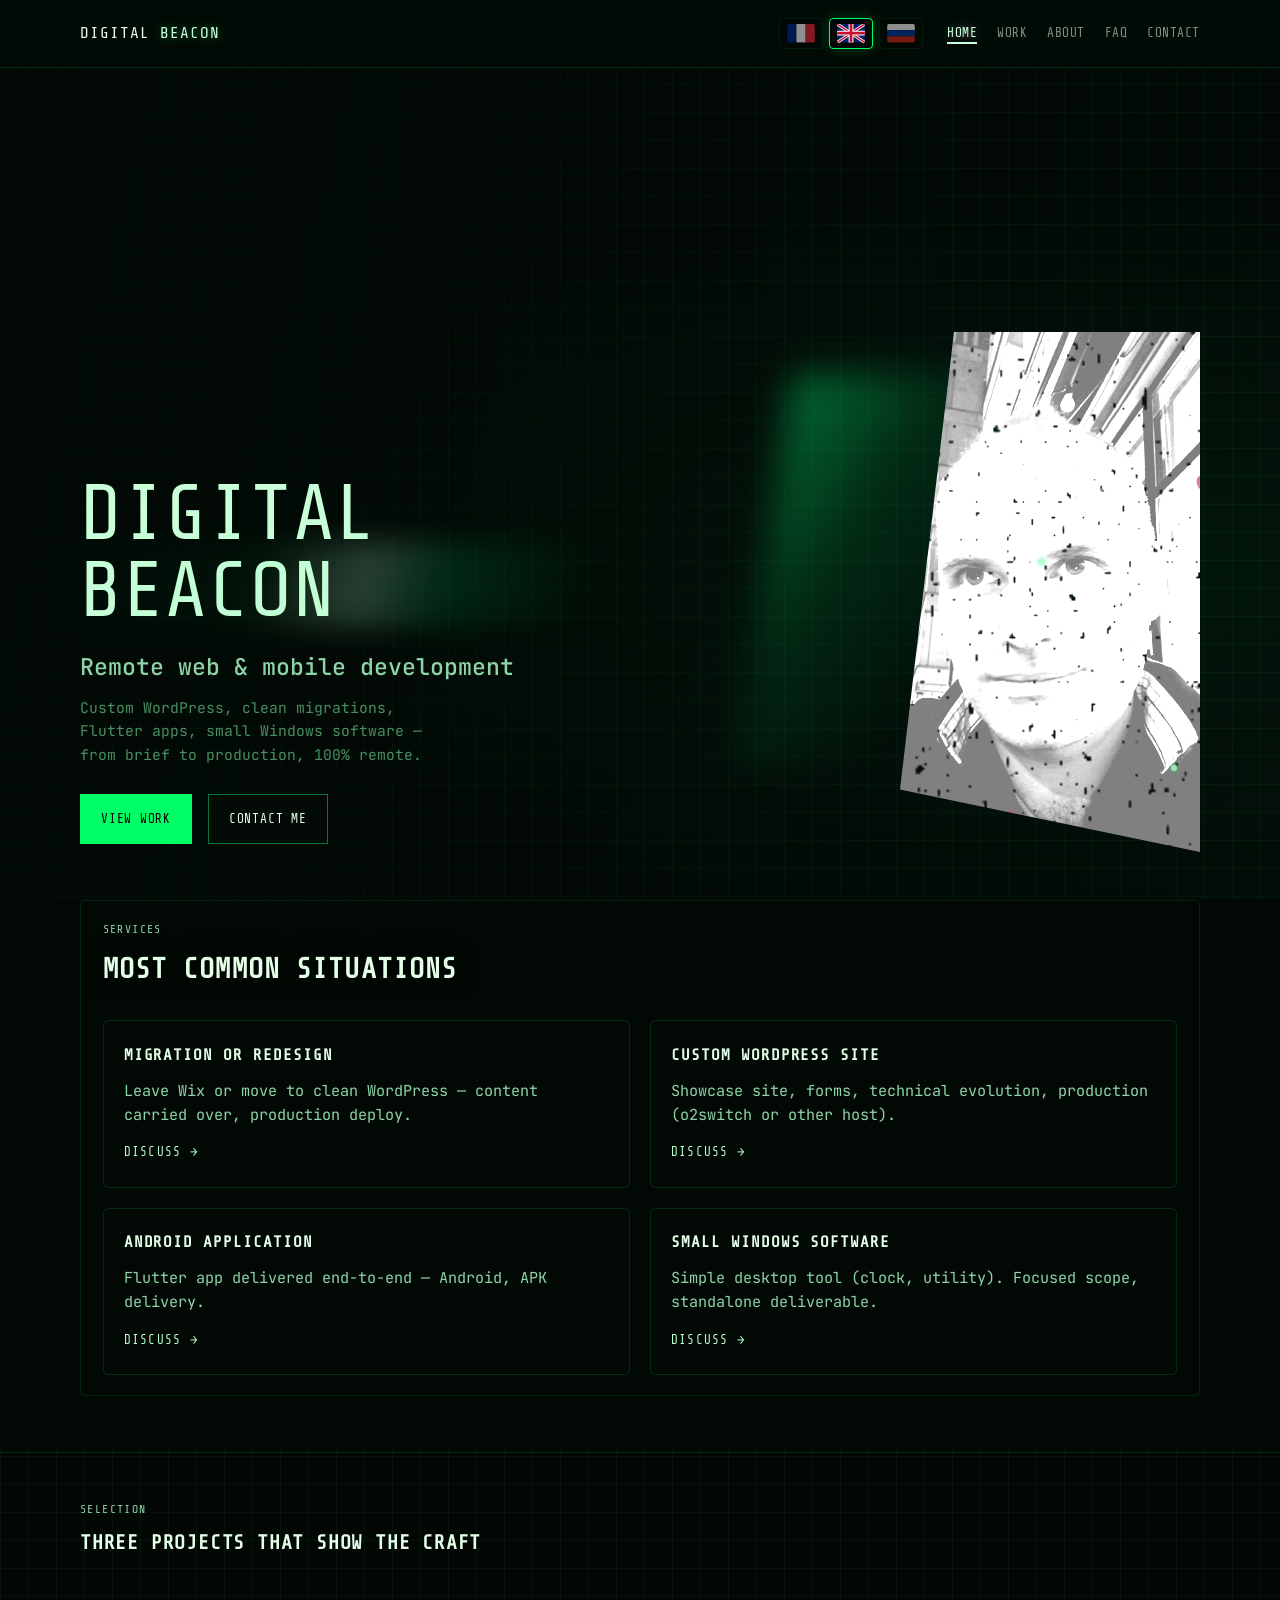
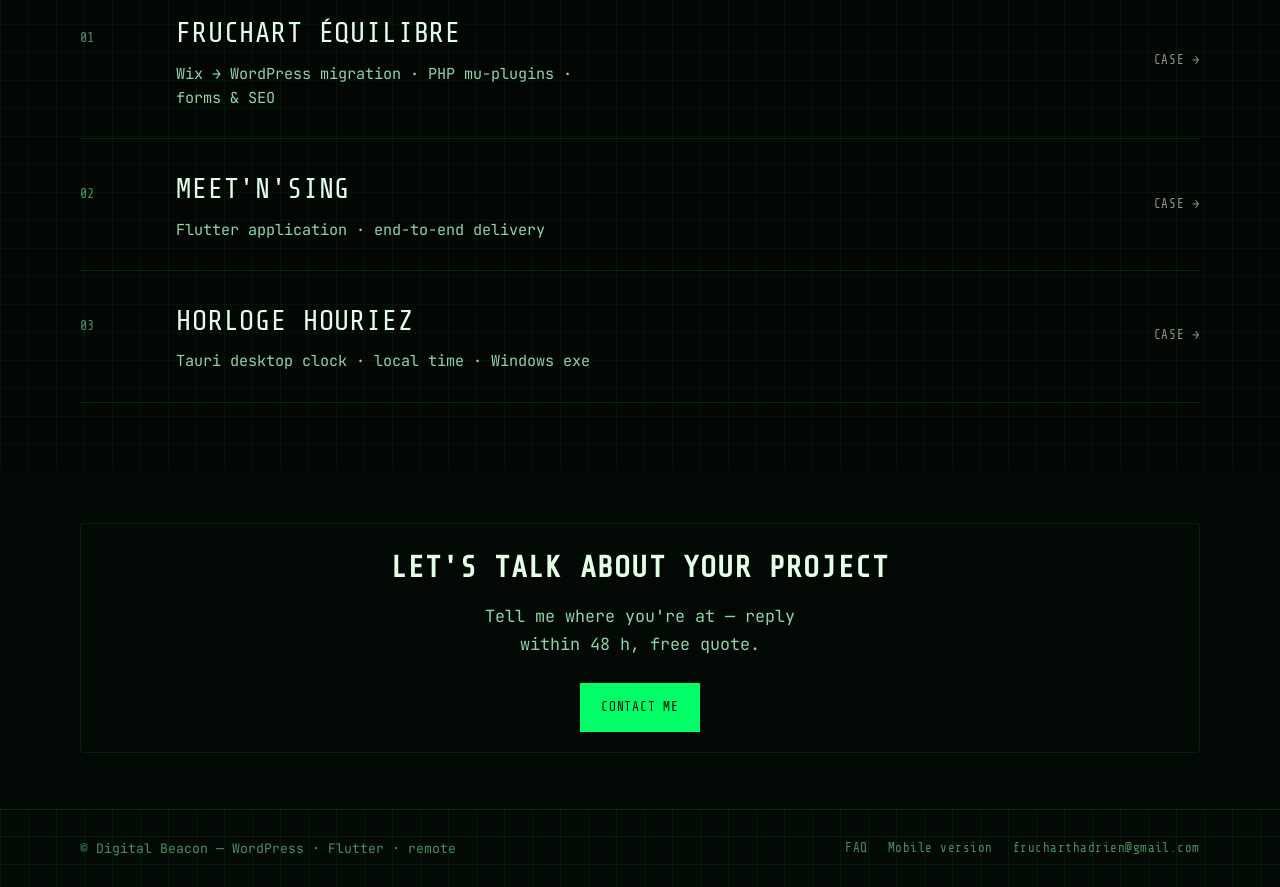
<file: index.html>
﻿<!DOCTYPE html>
<html lang="fr">
<head>
  <meta charset="utf-8" />
  <meta name="viewport" content="width=device-width, initial-scale=1" />
  <link rel="icon" href="/assets/favicon.svg" type="image/svg+xml" />
  <link rel="apple-touch-icon" href="/assets/apple-touch-icon.png" />
  <title>Phare numérique — Développement web &amp; mobile à distance</title>
  <meta name="description" content="Phare numérique — WordPress, Elementor, PHP et Flutter. Sites sur mesure, migrations, apps — à distance." />
  <meta property="og:title" content="Phare numérique — Développement web & mobile" />
  <meta property="og:description" content="Sites sur mesure, migrations WordPress, Flutter — à distance." />
  <meta property="og:type" content="website" />
  <meta property="og:image" content="https://phare-numerique.github.io/assets/portrait.jpg" />
  <link rel="preconnect" href="https://fonts.googleapis.com" />
  <link rel="preconnect" href="https://fonts.gstatic.com" crossorigin />
  <link href="https://fonts.googleapis.com/css2?family=JetBrains+Mono:wght@400;500;600;700&amp;family=Share+Tech+Mono&amp;display=swap" rel="stylesheet" />
  <link rel="stylesheet" href="css/main.css?v=20260811" />
  <script src="js/mobile-persist.js?v=20260811"></script>
</head>
<body data-page="index">
  <canvas id="matrix-canvas" class="matrix-canvas" aria-hidden="true"></canvas>
  <a class="skip-link" href="#main" data-i18n="common.skip">Aller au contenu</a>

  <header class="site-header">
    <div class="site-header__inner">
      <a class="brand" href="index.html"><span data-i18n="brand.line1">Phare</span> <span data-i18n="brand.line2" class="brand__accent">numérique</span></a>
      <div class="nav-bar">
        <button class="nav-toggle" type="button" data-nav-toggle aria-expanded="false" aria-controls="site-nav" data-i18n="common.menu">Menu</button>
        <nav class="nav nav-panel" id="site-nav" data-nav data-i18n-aria="common.navLabel" aria-label="Principale">
          <a href="index.html" aria-current="page" data-i18n="nav.home">Accueil</a>
          <a href="travaux.html" data-i18n="nav.works">Travaux</a>
          <a href="a-propos.html" data-i18n="nav.about">À propos</a>
          <a href="faq.html" data-i18n="nav.faq">FAQ</a>
          <a href="contact.html" data-i18n="nav.contact">Contact</a>
        </nav>
      </div>
    </div>
  </header>

  <main id="main">
    <section class="hero" aria-label="Présentation">
      <div class="hero__visual" aria-hidden="true"></div>
      <div class="hero__layout">
        <div class="hero__content">
          <p class="hero__brand reveal" data-i18n-html="brand.hero">Phare<br /><em>numérique</em></p>
          <h1 class="hero__title reveal" data-i18n="index.hero.title">Développement web &amp; mobile à distance</h1>
          <p class="hero__lead reveal" data-i18n="index.hero.lead">WordPress sur mesure, migrations propres, apps Flutter, petits logiciels Windows — du brief à la prod, 100 % à distance.</p>
          <div class="cta-row reveal">
            <a class="btn btn--primary" href="travaux.html" data-i18n="index.cta.works">Voir les travaux</a>
            <a class="btn btn--ghost" href="contact.html" data-i18n="index.cta.contact">Me contacter</a>
          </div>
        </div>
        <figure class="hero__portrait hero__portrait--gommage" aria-label="Portrait">
          <div class="hero__portrait-beam" aria-hidden="true"></div>
          <div class="hero__portrait-frame">
            <img src="assets/portrait.jpg" alt="" width="720" height="960" decoding="async" />
          </div>
        </figure>
      </div>
    </section>

    <section class="section section--situations" aria-labelledby="situations-title">
      <div class="wrap">
        <p class="eyebrow reveal" data-i18n="index.sit.eyebrow">Interventions</p>
        <h2 class="situations-title reveal" id="situations-title" data-i18n="index.sit.title">Les situations les plus fréquentes</h2>
        <ul class="situations-grid">
          <li class="situation-card reveal">
            <h3 class="situation-card__title" data-i18n="index.sit.c1.title">Migration ou refonte</h3>
            <p class="situation-card__desc" data-i18n="index.sit.c1.desc">Quitter Wix ou refaire un site qui ne convient plus — WordPress propre, contenu repris, mise en ligne.</p>
            <a class="situation-card__link" href="contact.html" data-i18n="index.sit.cta">En parler →</a>
          </li>
          <li class="situation-card reveal">
            <h3 class="situation-card__title" data-i18n="index.sit.c2.title">Site WordPress sur mesure</h3>
            <p class="situation-card__desc" data-i18n="index.sit.c2.desc">Vitrine, formulaires, évolution technique, mise en prod (o2switch ou autre hébergeur).</p>
            <a class="situation-card__link" href="contact.html" data-i18n="index.sit.cta">En parler →</a>
          </li>
          <li class="situation-card reveal">
            <h3 class="situation-card__title" data-i18n="index.sit.c3.title">Application Android</h3>
            <p class="situation-card__desc" data-i18n="index.sit.c3.desc">App Flutter livrée end-to-end — Android, livraison APK.</p>
            <a class="situation-card__link" href="contact.html" data-i18n="index.sit.cta">En parler →</a>
          </li>
          <li class="situation-card reveal">
            <h3 class="situation-card__title" data-i18n="index.sit.c4.title">Petit logiciel Windows</h3>
            <p class="situation-card__desc" data-i18n="index.sit.c4.desc">Outil bureau simple (horloge, utilitaire). Scope ciblé, livrable autonome.</p>
            <a class="situation-card__link" href="contact.html" data-i18n="index.sit.cta">En parler →</a>
          </li>
        </ul>
      </div>
    </section>

    <section class="home-strip">
      <div class="wrap">
        <p class="eyebrow reveal" data-i18n="index.strip.eyebrow">Sélection</p>
        <h2 class="reveal" data-i18n="index.strip.title">Trois chantiers qui montrent le craft</h2>
        <ul class="work-list">
          <li>
            <a class="work-item reveal" href="etudes/fruchart-equilibre.html">
              <span class="work-item__num">01</span>
              <span>
                <p class="work-item__title" data-i18n="index.w1.title">Fruchart Équilibre</p>
                <p class="work-item__meta" data-i18n="index.w1.meta">Migration Wix → WordPress · mu-plugins PHP · formulaires &amp; SEO</p>
              </span>
              <span class="work-item__go" data-i18n="common.study">Étude →</span>
            </a>
          </li>
          <li>
            <a class="work-item reveal" href="etudes/meetnsing.html">
              <span class="work-item__num">02</span>
              <span>
                <p class="work-item__title" data-i18n="index.w2.title">Meet'n'Sing</p>
                <p class="work-item__meta" data-i18n="index.w2.meta">Application Flutter · livraison end-to-end</p>
              </span>
              <span class="work-item__go" data-i18n="common.study">Étude →</span>
            </a>
          </li>
          <li>
            <a class="work-item reveal" href="etudes/horloge-houriez.html">
              <span class="work-item__num">03</span>
              <span>
                <p class="work-item__title" data-i18n="index.w3.title">Horloge Houriez</p>
                <p class="work-item__meta" data-i18n="index.w3.meta">Horloge bureau Tauri · heure locale · exe Windows</p>
              </span>
              <span class="work-item__go" data-i18n="common.study">Étude →</span>
            </a>
          </li>
        </ul>
      </div>
    </section>

    <section class="home-cta section" aria-labelledby="home-cta-title">
      <div class="wrap reveal">
        <h2 class="home-cta__title" id="home-cta-title" data-i18n="index.homeCta.title">Parlons de votre projet</h2>
        <p class="home-cta__lead" data-i18n="index.homeCta.lead">Décrivez où vous en êtes — réponse sous 48 h, devis gratuit.</p>
        <a class="btn btn--primary" href="contact.html" data-i18n="index.cta.contact">Me contacter</a>
      </div>
    </section>
  </main>

  <footer class="site-footer">
    <div class="site-footer__inner">
      <span data-i18n="common.footerTag">© Phare numérique — WordPress · Flutter · à distance</span>
      <span class="site-footer__links">
        <a href="faq.html" data-i18n="common.faqLink">FAQ</a>
        <a href="mobile.html" class="mobile-enter-link" data-set-mobile data-i18n="common.mobileVersion">Version mobile</a>
        <a href="index.html" class="mobile-exit-link" data-clear-mobile data-i18n="common.desktopVersion">Version bureau</a>
        <a href="mailto:frucharthadrien@gmail.com">frucharthadrien@gmail.com</a>
      </span>
    </div>
  </footer>

  <script src="js/i18n.js?v=20260811" defer></script>
  <script src="js/nav-menu.js?v=20260811" defer></script>
  <script src="js/matrix.js?v=20260811" defer></script>
  <script src="js/portrait-gommage.js?v=20260811" defer></script>
  <script src="js/main.js?v=20260811" defer></script>
</body>
</html>
</file>
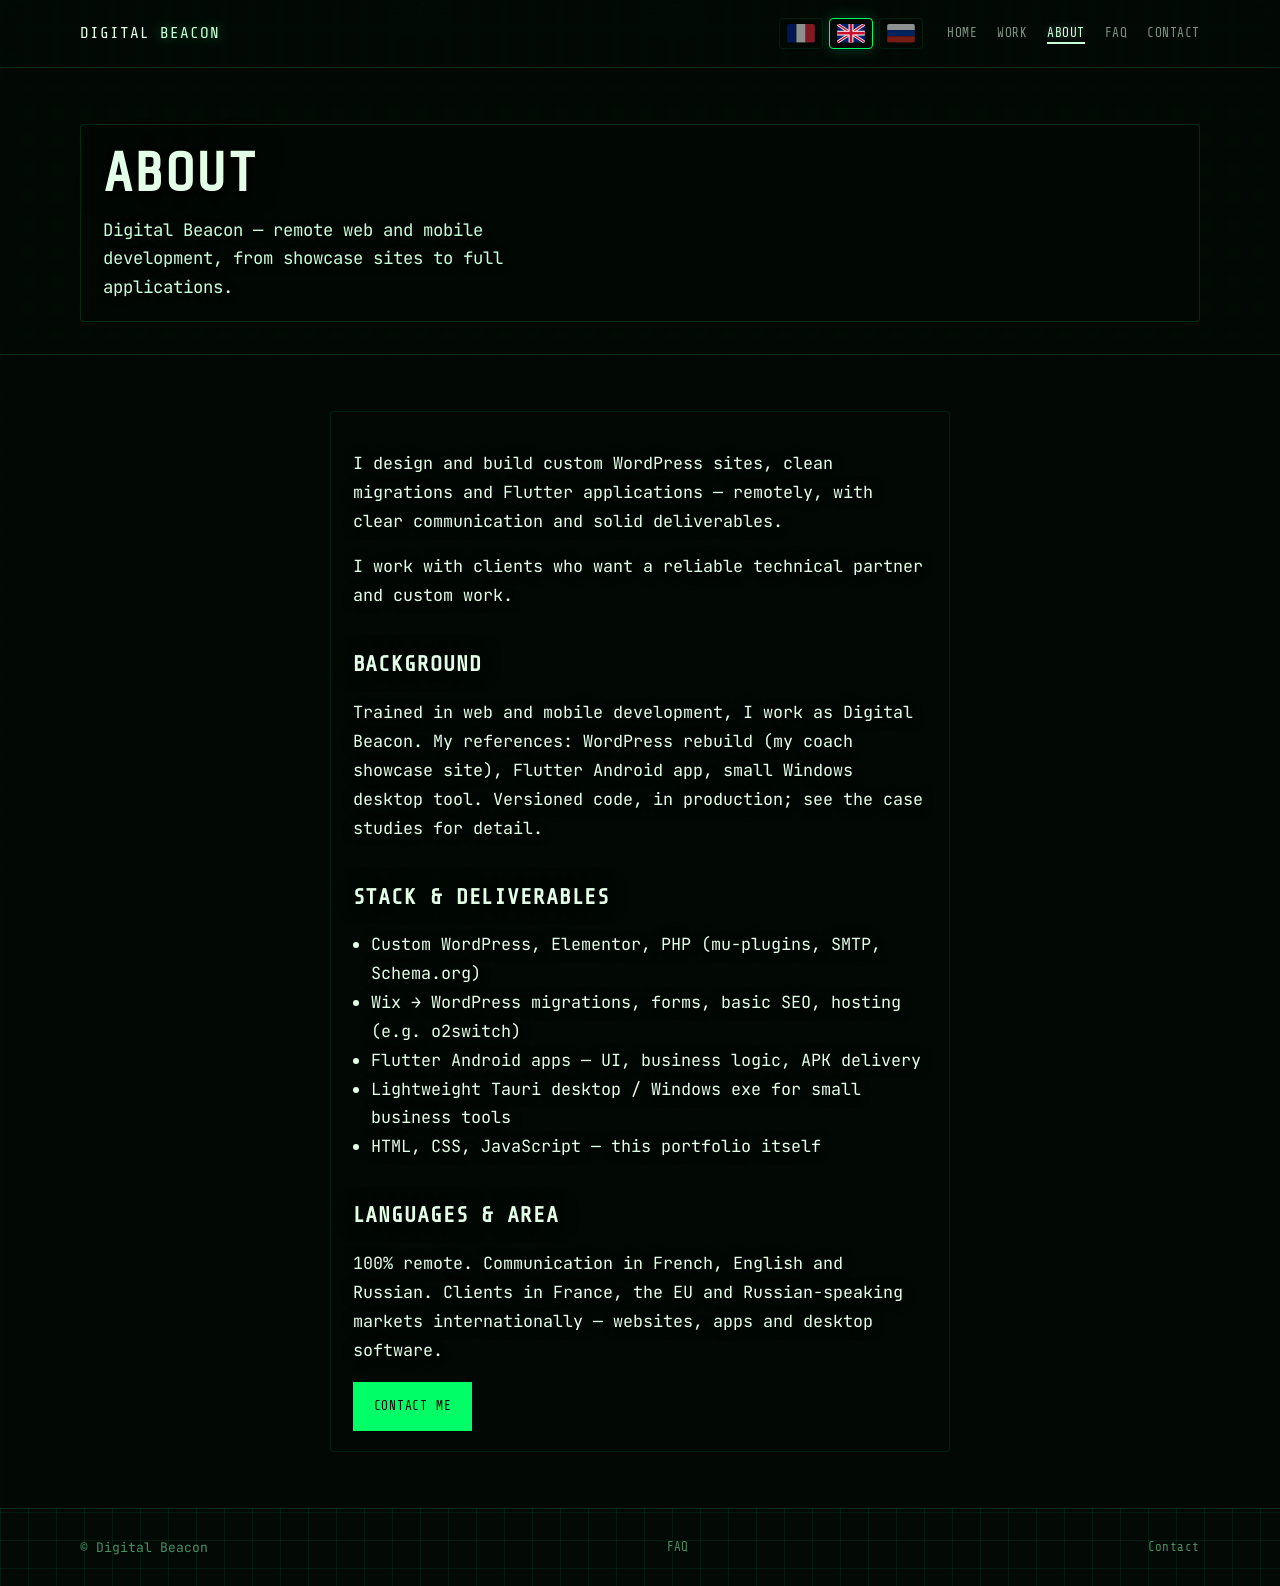
<file: a-propos.html>
﻿<!DOCTYPE html>
<html lang="fr">
<head>
  <meta charset="utf-8" />
  <meta name="viewport" content="width=device-width, initial-scale=1" />
  <link rel="icon" href="/assets/favicon.svg" type="image/svg+xml" />
  <link rel="apple-touch-icon" href="/assets/apple-touch-icon.png" />
  <title>À propos — Phare numérique</title>
  <meta name="description" content="Développeur web &amp; mobile à distance — WordPress, Flutter, remote FR/EN/RU." />
  <link rel="preconnect" href="https://fonts.googleapis.com" />
  <link rel="preconnect" href="https://fonts.gstatic.com" crossorigin />
  <link href="https://fonts.googleapis.com/css2?family=JetBrains+Mono:wght@400;500;600;700&amp;family=Share+Tech+Mono&amp;display=swap" rel="stylesheet" />
  <link rel="stylesheet" href="css/main.css?v=20260811" />
  <script src="js/mobile-persist.js?v=20260811"></script>
</head>
<body data-page="about">
  <canvas id="matrix-canvas" class="matrix-canvas" aria-hidden="true"></canvas>
  <a class="skip-link" href="#main" data-i18n="common.skip">Aller au contenu</a>

  <header class="site-header">
    <div class="site-header__inner">
      <a class="brand" href="index.html"><span data-i18n="brand.line1">Phare</span> <span data-i18n="brand.line2" class="brand__accent">numérique</span></a>
      <div class="nav-bar">
        <button class="nav-toggle" type="button" data-nav-toggle aria-expanded="false" aria-controls="site-nav" data-i18n="common.menu">Menu</button>
        <nav class="nav nav-panel" id="site-nav" data-nav data-i18n-aria="common.navLabel" aria-label="Principale">
          <a href="index.html" data-i18n="nav.home">Accueil</a>
          <a href="travaux.html" data-i18n="nav.works">Travaux</a>
          <a href="a-propos.html" aria-current="page" data-i18n="nav.about">À propos</a>
          <a href="faq.html" data-i18n="nav.faq">FAQ</a>
          <a href="contact.html" data-i18n="nav.contact">Contact</a>
        </nav>
      </div>
    </div>
  </header>

  <main id="main">
    <header class="page-hero">
      <div class="wrap reveal">
        <h1 data-i18n="about.title">À propos</h1>
        <p data-i18n="about.lead">Phare numérique — développement web et mobile à distance, du site vitrine à l'application complète.</p>
      </div>
    </header>

    <section class="section">
      <div class="wrap prose reveal">
        <p data-i18n="about.p1">Je conçois et développe des sites WordPress sur mesure, des migrations propres et des applications Flutter — en remote, avec un dialogue clair et des livrables qui tiennent la route.</p>
        <p data-i18n="about.p2">Je travaille avec des clients qui veulent un interlocuteur technique fiable et du sur mesure.</p>

        <h2 data-i18n="about.h2.path">Parcours</h2>
        <p data-i18n="about.p3">Formé au développement web et mobile, je travaille sous Phare numérique. Mes références : refonte WordPress (mon site vitrine coach), application Android Flutter, petit logiciel bureau Windows. Code versionné, livré en prod ; le détail est dans les études de cas.</p>

        <h2 data-i18n="about.h2.stack">Stack &amp; livrables</h2>
        <ul>
          <li data-i18n="about.stack1">WordPress sur mesure, Elementor, PHP (mu-plugins, SMTP, Schema.org)</li>
          <li data-i18n="about.stack2">Migrations Wix → WordPress, formulaires, SEO de base, hébergement (ex. o2switch)</li>
          <li data-i18n="about.stack3">Applications Android Flutter — interface, logique métier, livraison APK</li>
          <li data-i18n="about.stack4">Desktop léger Tauri / exe Windows pour petits outils métier</li>
          <li data-i18n="about.stack5">HTML, CSS, JavaScript — ce portfolio lui-même</li>
        </ul>

        <h2 data-i18n="about.h2.zone">Langues &amp; zone</h2>
        <p data-i18n="about.p4">100 % remote. Échanges en français, anglais et russe. Clients en France, Union européenne et russophones à l'international — sites, apps et logiciels bureau.</p>

        <a class="btn btn--primary" href="contact.html" data-i18n="index.cta.contact">Me contacter</a>
      </div>
    </section>
  </main>

  <footer class="site-footer">
    <div class="site-footer__inner">
      <span data-i18n="common.footerShort">© Phare numérique</span>
      <a href="faq.html" data-i18n="common.faqLink">FAQ</a>
      <a href="contact.html" data-i18n="common.contactLink">Contact</a>
      <a href="index.html" class="mobile-exit-link" data-clear-mobile data-i18n="common.desktopVersion">Version bureau</a>
    </div>
  </footer>

  <script src="js/i18n.js?v=20260811" defer></script>
  <script src="js/nav-menu.js?v=20260811" defer></script>
  <script src="js/matrix.js?v=20260811" defer></script>
  <script src="js/main.js?v=20260811" defer></script>
</body>
</html>
</file>
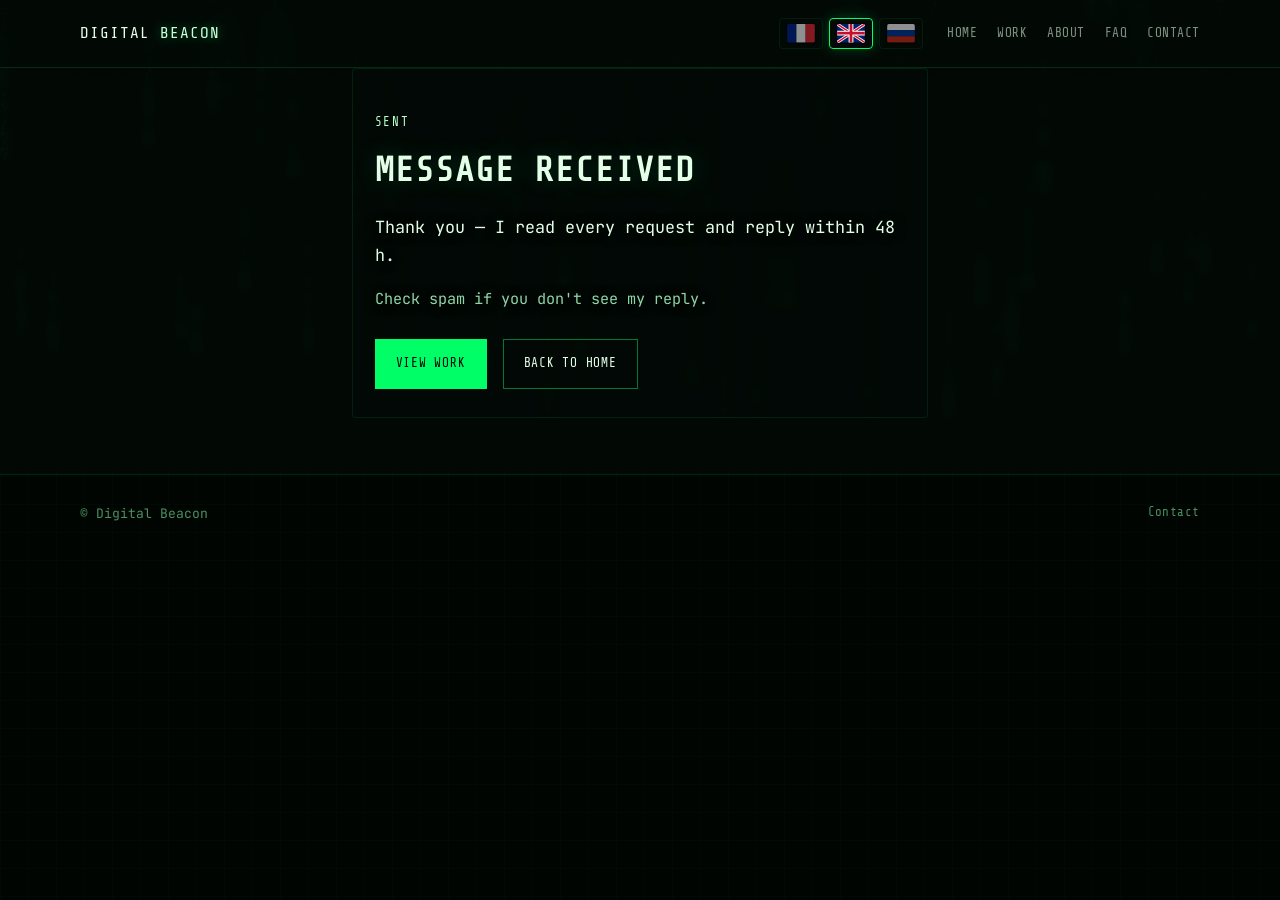
<file: contact-envoye.html>
﻿<!DOCTYPE html>
<html lang="fr">
<head>
  <meta charset="utf-8" />
  <meta name="viewport" content="width=device-width, initial-scale=1" />
  <link rel="icon" href="/assets/favicon.svg" type="image/svg+xml" />
  <link rel="apple-touch-icon" href="/assets/apple-touch-icon.png" />
  <meta name="robots" content="noindex" />
  <title>Message envoyé — Phare numérique</title>
  <meta name="description" content="Votre message a bien été envoyé." />
  <link rel="preconnect" href="https://fonts.googleapis.com" />
  <link rel="preconnect" href="https://fonts.gstatic.com" crossorigin />
  <link href="https://fonts.googleapis.com/css2?family=JetBrains+Mono:wght@400;500;600;700&amp;family=Share+Tech+Mono&amp;display=swap" rel="stylesheet" />
  <link rel="stylesheet" href="css/main.css?v=20260811" />
  <script src="js/mobile-persist.js?v=20260811"></script>
</head>
<body data-page="contactSent">
  <canvas id="matrix-canvas" class="matrix-canvas" aria-hidden="true"></canvas>
  <a class="skip-link" href="#main" data-i18n="common.skip">Aller au contenu</a>

  <header class="site-header">
    <div class="site-header__inner">
      <a class="brand" href="index.html"><span data-i18n="brand.line1">Phare</span> <span data-i18n="brand.line2" class="brand__accent">numérique</span></a>
      <div class="nav-bar">
        <button class="nav-toggle" type="button" data-nav-toggle aria-expanded="false" aria-controls="site-nav" data-i18n="common.menu">Menu</button>
        <nav class="nav nav-panel" id="site-nav" data-nav data-i18n-aria="common.navLabel" aria-label="Principale">
          <a href="index.html" data-i18n="nav.home">Accueil</a>
          <a href="travaux.html" data-i18n="nav.works">Travaux</a>
          <a href="a-propos.html" data-i18n="nav.about">À propos</a>
          <a href="faq.html" data-i18n="nav.faq">FAQ</a>
          <a href="contact.html" data-i18n="nav.contact">Contact</a>
        </nav>
      </div>
    </div>
  </header>

  <main id="main">
    <section class="section section--contact">
      <div class="wrap contact-layout reveal">
        <div class="contact-confirm" role="status">
          <p class="contact-confirm__eyebrow" data-i18n="contactSent.eyebrow">Envoyé</p>
          <h1 class="contact-confirm__title" data-i18n="contactSent.title">Message bien reçu</h1>
          <p class="contact-confirm__lead" data-i18n="contactSent.lead">Merci — je lis chaque demande et je reviens vers vous sous 48 h.</p>
          <p class="contact-confirm__note" data-i18n="contactSent.note">Je réponds depuis frucharthadrien@gmail.com — ajoutez-le à vos contacts si besoin.</p>
          <div class="cta-row contact-confirm__actions">
            <a class="btn btn--primary" href="travaux.html" data-i18n="contactSent.cta.works">Voir les travaux</a>
            <a class="btn btn--ghost" href="index.html" data-i18n="contactSent.cta.home">Retour à l'accueil</a>
          </div>
        </div>
      </div>
    </section>
  </main>

  <footer class="site-footer">
    <div class="site-footer__inner">
      <span data-i18n="common.footerShort">© Phare numérique</span>
      <span class="site-footer__links">
        <a href="contact.html" data-i18n="nav.contact">Contact</a>
        <a href="index.html" class="mobile-exit-link" data-clear-mobile data-i18n="common.desktopVersion">Version bureau</a>
      </span>
    </div>
  </footer>

  <script src="js/i18n.js?v=20260811" defer></script>
  <script src="js/nav-menu.js?v=20260811" defer></script>
  <script src="js/matrix.js?v=20260811" defer></script>
  <script src="js/main.js?v=20260811" defer></script>
</body>
</html>
</file>
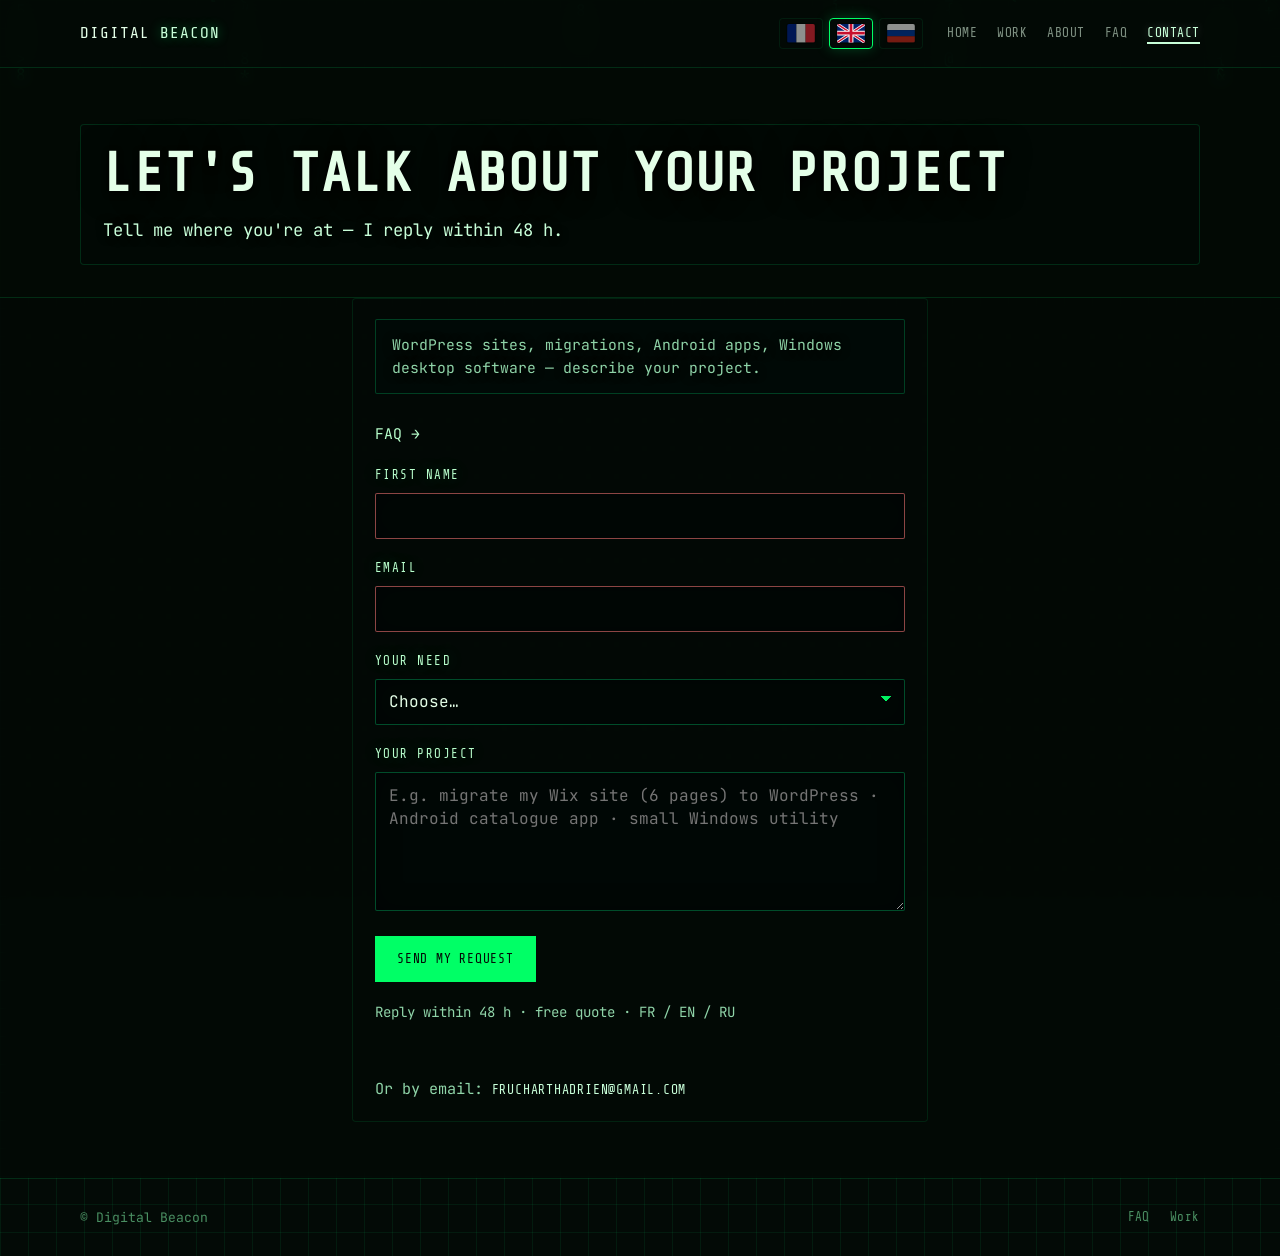
<file: contact.html>
﻿<!DOCTYPE html>
<html lang="fr">
<head>
  <meta charset="utf-8" />
  <meta name="viewport" content="width=device-width, initial-scale=1" />
  <link rel="icon" href="/assets/favicon.svg" type="image/svg+xml" />
  <link rel="apple-touch-icon" href="/assets/apple-touch-icon.png" />
  <title>Contact — Phare numérique</title>
  <meta name="description" content="Me contacter pour un projet web ou mobile." />
  <link rel="preconnect" href="https://fonts.googleapis.com" />
  <link rel="preconnect" href="https://fonts.gstatic.com" crossorigin />
  <link href="https://fonts.googleapis.com/css2?family=JetBrains+Mono:wght@400;500;600;700&amp;family=Share+Tech+Mono&amp;display=swap" rel="stylesheet" />
  <link rel="stylesheet" href="css/main.css?v=20260811" />
  <script src="js/mobile-persist.js?v=20260811"></script>
</head>
<body data-page="contact">
  <canvas id="matrix-canvas" class="matrix-canvas" aria-hidden="true"></canvas>
  <a class="skip-link" href="#main" data-i18n="common.skip">Aller au contenu</a>

  <header class="site-header">
    <div class="site-header__inner">
      <a class="brand" href="index.html"><span data-i18n="brand.line1">Phare</span> <span data-i18n="brand.line2" class="brand__accent">numérique</span></a>
      <div class="nav-bar">
        <button class="nav-toggle" type="button" data-nav-toggle aria-expanded="false" aria-controls="site-nav" data-i18n="common.menu">Menu</button>
        <nav class="nav nav-panel" id="site-nav" data-nav data-i18n-aria="common.navLabel" aria-label="Principale">
          <a href="index.html" data-i18n="nav.home">Accueil</a>
          <a href="travaux.html" data-i18n="nav.works">Travaux</a>
          <a href="a-propos.html" data-i18n="nav.about">À propos</a>
          <a href="faq.html" data-i18n="nav.faq">FAQ</a>
          <a href="contact.html" aria-current="page" data-i18n="nav.contact">Contact</a>
        </nav>
      </div>
    </div>
  </header>

  <main id="main">
    <header class="page-hero">
      <div class="wrap reveal">
        <h1 data-i18n="contact.title">Parlons de votre projet</h1>
        <p data-i18n="contact.lead">Décrivez où vous en êtes — je réponds sous 48 h.</p>
      </div>
    </header>

    <section class="section section--contact">
      <div class="wrap contact-layout reveal">
        <p class="contact-form__filter" data-i18n="contact.filter">Sites WordPress, migrations, applications Android, logiciels bureau Windows — décrivez votre projet.</p>

        <p class="contact-faq-link reveal">
          <a href="faq.html" data-i18n="common.faqTeaser">Questions fréquentes →</a>
        </p>

        <p class="contact-form__warn" id="contact-file-warning" hidden data-i18n="contact.fileWarning">Pour envoyer le formulaire, ouvrez le site via GitHub Pages ou un serveur local dans Portfolio : python -m http.server 8080 puis http://localhost:8080/contact.html</p>

        <form class="contact-form" id="contact-form" action="https://formsubmit.co/frucharthadrien@gmail.com" method="post" data-i18n-aria="contact.form.aria" aria-label="Formulaire de contact">
          <input type="hidden" name="_subject" value="Phare numérique — nouveau contact" />
          <input type="hidden" name="_template" value="table" />
          <input type="hidden" name="_captcha" value="false" />
          <input type="hidden" name="_next" id="formsubmit-next" value="https://phare-numerique.github.io/contact-envoye.html" />
          <input type="hidden" name="_replyto" id="formsubmit-replyto" value="" />
          <input type="text" name="_honey" class="contact-form__honeypot" tabindex="-1" autocomplete="off" aria-hidden="true" />

          <div class="form-field">
            <label for="contact-prenom" data-i18n="contact.field.prenom">Prénom</label>
            <input type="text" id="contact-prenom" name="Prenom" required autocomplete="given-name" maxlength="80" />
          </div>

          <div class="form-field">
            <label for="contact-email" data-i18n="contact.field.email">E-mail</label>
            <input type="email" id="contact-email" name="Email" required autocomplete="email" maxlength="120" inputmode="email" />
          </div>

          <div class="form-field">
            <label for="contact-need" data-i18n="contact.field.need">Votre besoin</label>
            <select id="contact-need" name="Besoin" required>
              <option value="" disabled selected data-i18n="contact.need.placeholder">Choisissez…</option>
              <option value="Migration ou refonte de site web" data-i18n="contact.need.migration">Migration ou refonte de site web</option>
              <option value="Site WordPress sur mesure" data-i18n="contact.need.wordpress">Site WordPress sur mesure</option>
              <option value="Application Android" data-i18n="contact.need.android">Application Android</option>
              <option value="Petit logiciel Windows (scope simple)" data-i18n="contact.need.desktop">Petit logiciel Windows (scope simple)</option>
              <option value="Autre projet web ou Android" data-i18n="contact.need.other">Autre projet web ou Android</option>
            </select>
          </div>

          <div class="form-field">
            <label for="contact-project" data-i18n="contact.field.project">Votre projet</label>
            <textarea id="contact-project" name="Projet" required rows="5" maxlength="4000" data-i18n-placeholder="contact.project.placeholder" placeholder="Ex. : migrer mon site Wix (6 pages) vers WordPress · app Android type catalogue · petit exe Windows"></textarea>
          </div>

          <button class="btn btn--primary contact-form__submit" type="submit" data-i18n="contact.submit">Envoyer ma demande</button>
          <p class="contact-form__error" id="contact-form-error" role="alert" hidden data-i18n="contact.form.error">L'envoi a échoué. Réessayez ou écrivez à frucharthadrien@gmail.com.</p>
          <p class="contact-form__trust" data-i18n="contact.trust">Réponse sous 48 h · devis gratuit · FR / EN / RU</p>
        </form>

        <p class="contact-form__alt">
          <span data-i18n="contact.alt">Ou par e-mail :</span>
          <a class="live-link" href="mailto:frucharthadrien@gmail.com" data-i18n="contact.email">frucharthadrien@gmail.com</a>
        </p>
      </div>
    </section>
  </main>

  <footer class="site-footer">
    <div class="site-footer__inner">
      <span data-i18n="common.footerShort">© Phare numérique</span>
      <span class="site-footer__links">
        <a href="faq.html" data-i18n="common.faqLink">FAQ</a>
        <a href="travaux.html" data-i18n="nav.works">Travaux</a>
        <a href="index.html" class="mobile-exit-link" data-clear-mobile data-i18n="common.desktopVersion">Version bureau</a>
      </span>
    </div>
  </footer>

  <script src="js/i18n.js?v=20260811" defer></script>
  <script src="js/nav-menu.js?v=20260811" defer></script>
  <script src="js/matrix.js?v=20260811" defer></script>
  <script src="js/main.js?v=20260811" defer></script>
  <script src="js/contact-form.js?v=20260811" defer></script>
</body>
</html>
</file>
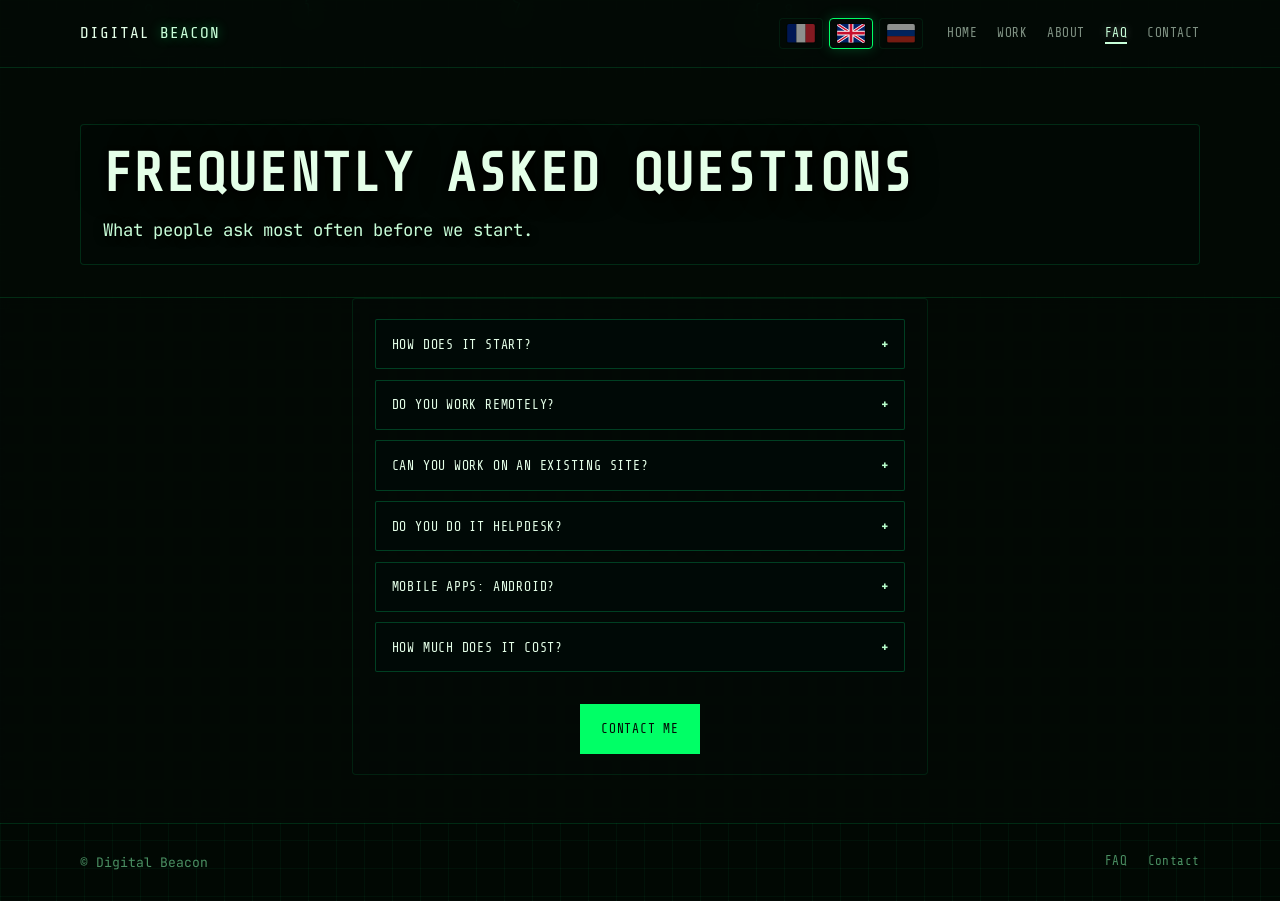
<file: faq.html>
﻿<!DOCTYPE html>
<html lang="fr">
<head>
  <meta charset="utf-8" />
  <meta name="viewport" content="width=device-width, initial-scale=1" />
  <link rel="icon" href="/assets/favicon.svg" type="image/svg+xml" />
  <link rel="apple-touch-icon" href="/assets/apple-touch-icon.png" />
  <title>FAQ — Phare numérique</title>
  <meta name="description" content="Questions fréquentes — remote, WordPress, Android, tarifs, délais." />
  <link rel="preconnect" href="https://fonts.googleapis.com" />
  <link rel="preconnect" href="https://fonts.gstatic.com" crossorigin />
  <link href="https://fonts.googleapis.com/css2?family=JetBrains+Mono:wght@400;500;600;700&amp;family=Share+Tech+Mono&amp;display=swap" rel="stylesheet" />
  <link rel="stylesheet" href="css/main.css?v=20260811" />
  <script src="js/mobile-persist.js?v=20260811"></script>
</head>
<body data-page="faq">
  <canvas id="matrix-canvas" class="matrix-canvas" aria-hidden="true"></canvas>
  <a class="skip-link" href="#main" data-i18n="common.skip">Aller au contenu</a>

  <header class="site-header">
    <div class="site-header__inner">
      <a class="brand" href="index.html"><span data-i18n="brand.line1">Phare</span> <span data-i18n="brand.line2" class="brand__accent">numérique</span></a>
      <div class="nav-bar">
        <button class="nav-toggle" type="button" data-nav-toggle aria-expanded="false" aria-controls="site-nav" data-i18n="common.menu">Menu</button>
        <nav class="nav nav-panel" id="site-nav" data-nav data-i18n-aria="common.navLabel" aria-label="Principale">
          <a href="index.html" data-i18n="nav.home">Accueil</a>
          <a href="travaux.html" data-i18n="nav.works">Travaux</a>
          <a href="a-propos.html" data-i18n="nav.about">À propos</a>
          <a href="faq.html" aria-current="page" data-i18n="nav.faq">FAQ</a>
          <a href="contact.html" data-i18n="nav.contact">Contact</a>
        </nav>
      </div>
    </div>
  </header>

  <main id="main">
    <header class="page-hero">
      <div class="wrap reveal">
        <h1 data-i18n="faq.title">Questions fréquentes</h1>
        <p data-i18n="faq.lead">Ce qu'on me demande le plus souvent avant de démarrer.</p>
      </div>
    </header>

    <section class="section section--faq">
      <div class="wrap contact-layout">
        <div class="faq-list reveal">
          <details class="faq-item">
            <summary data-i18n="faq.q1">Comment ça se passe au départ ?</summary>
            <p data-i18n="faq.a1">Vous décrivez votre projet via le formulaire ou par e-mail. Je vous réponds sous 48 h avec des questions de cadrage, puis un devis ou une fourchette selon le périmètre.</p>
          </details>
          <details class="faq-item">
            <summary data-i18n="faq.q2">Vous travaillez à distance ?</summary>
            <p data-i18n="faq.a2">Oui, 100 % remote. Échanges par e-mail, visio si besoin. Français, anglais et russe.</p>
          </details>
          <details class="faq-item">
            <summary data-i18n="faq.q3">Vous reprenez un site existant ?</summary>
            <p data-i18n="faq.a3">Oui — migration Wix → WordPress, correction, formulaires, mise en prod (ex. o2switch). Je m'adapte à l'existant ; toute refonte est cadrée ensemble avant de démarrer.</p>
          </details>
          <details class="faq-item">
            <summary data-i18n="faq.q4">Faites-vous du dépannage informatique ?</summary>
            <p data-i18n="faq.a4">Non. Je développe des sites et des applications sur mesure — pas assistance PC, Word, Outlook ou imprimante.</p>
          </details>
          <details class="faq-item">
            <summary data-i18n="faq.q5">Applications mobile : Android ?</summary>
            <p data-i18n="faq.a5">Applications Android avec Flutter — livraison APK, publication Play Store.</p>
          </details>
          <details class="faq-item">
            <summary data-i18n="faq.q6">Combien ça coûte ?</summary>
            <p data-i18n="faq.a6">Ça dépend du périmètre. Fourchettes indicatives HT : intervention ponctuelle dès 350 € (demi-journée), chantier web (migration Wix, WordPress, formulaires) dès 450 € / jour — souvent en forfait. App Android ou petit exe Windows : sur devis, dès 500 € / jour. Devis gratuit et précis après échange sur votre besoin — périmètre cadré, devis clair.</p>
          </details>
        </div>
        <p class="faq-cta reveal">
          <a class="btn btn--primary" href="contact.html" data-i18n="index.cta.contact">Me contacter</a>
        </p>
      </div>
    </section>
  </main>

  <footer class="site-footer">
    <div class="site-footer__inner">
      <span data-i18n="common.footerShort">© Phare numérique</span>
      <span class="site-footer__links">
        <a href="faq.html" aria-current="page" data-i18n="common.faqLink">FAQ</a>
        <a href="contact.html" data-i18n="nav.contact">Contact</a>
        <a href="index.html" class="mobile-exit-link" data-clear-mobile data-i18n="common.desktopVersion">Version bureau</a>
      </span>
    </div>
  </footer>

  <script src="js/i18n.js?v=20260811" defer></script>
  <script src="js/nav-menu.js?v=20260811" defer></script>
  <script src="js/matrix.js?v=20260811" defer></script>
  <script src="js/main.js?v=20260811" defer></script>
</body>
</html>
</file>
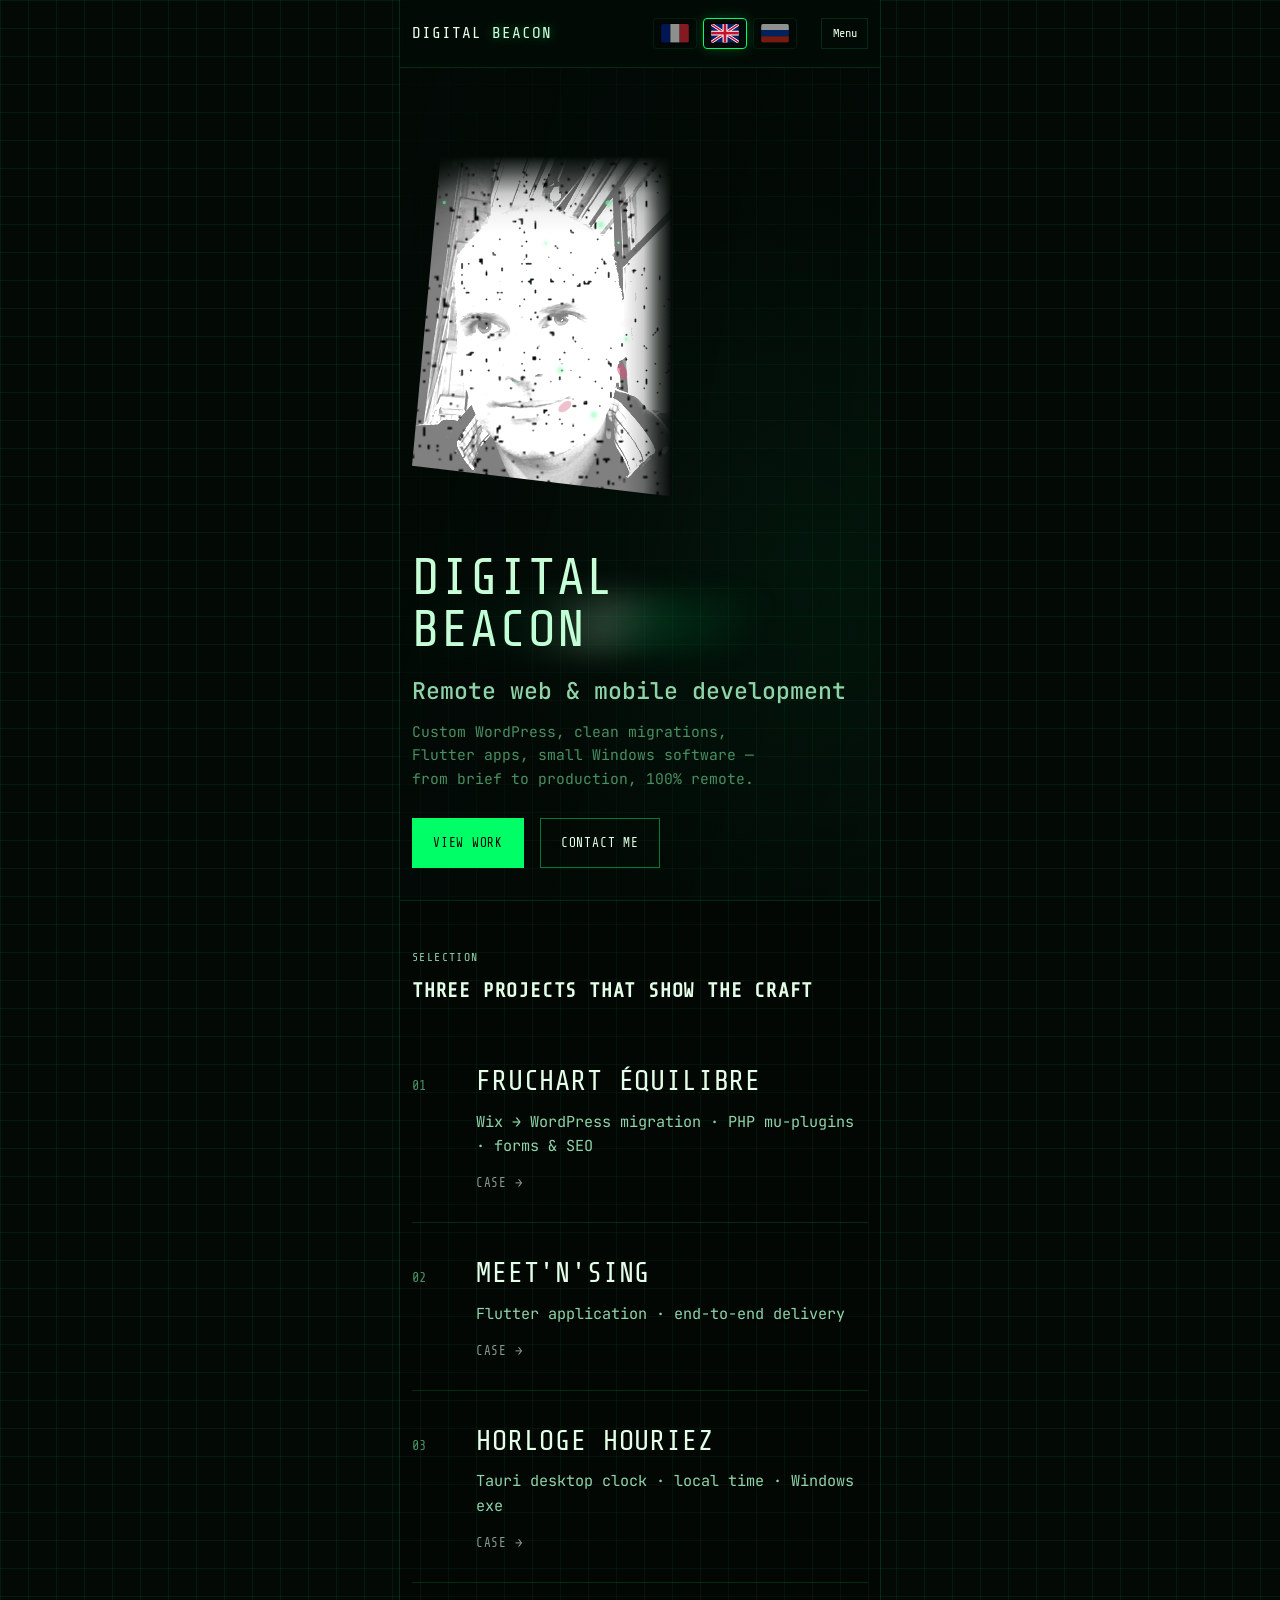
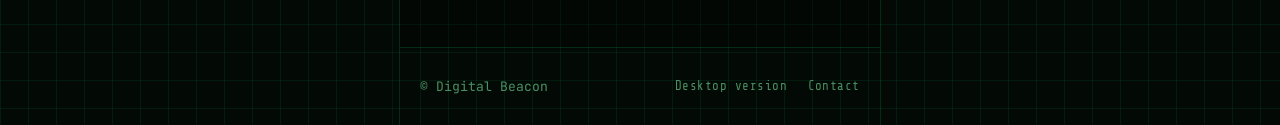
<file: mobile.html>
﻿<!DOCTYPE html>
<html lang="fr" class="force-mobile">
<head>
  <meta charset="utf-8" />
  <meta name="viewport" content="width=device-width, initial-scale=1, viewport-fit=cover" />
  <link rel="icon" href="/assets/favicon.svg" type="image/svg+xml" />
  <link rel="apple-touch-icon" href="/assets/apple-touch-icon.png" />
  <title>Phare numérique — mobile</title>
  <meta name="description" content="Phare numérique — version mobile. WordPress, Flutter, à distance." />
  <link rel="canonical" href="index.html" />
  <link rel="preconnect" href="https://fonts.googleapis.com" />
  <link rel="preconnect" href="https://fonts.gstatic.com" crossorigin />
  <link href="https://fonts.googleapis.com/css2?family=JetBrains+Mono:wght@400;500;600;700&amp;family=Share+Tech+Mono&amp;display=swap" rel="stylesheet" />
  <link rel="stylesheet" href="css/main.css?v=20260811" />
  <script src="js/mobile-persist.js?v=20260811"></script>
</head>
<body data-page="mobile">
  <canvas id="matrix-canvas" class="matrix-canvas" aria-hidden="true"></canvas>
  <a class="skip-link" href="#main" data-i18n="common.skip">Aller au contenu</a>

  <header class="site-header">
    <div class="site-header__inner">
      <a class="brand" href="mobile.html"><span data-i18n="brand.line1">Phare</span> <span data-i18n="brand.line2" class="brand__accent">numérique</span></a>
      <div class="nav-bar">
        <button class="nav-toggle" type="button" data-nav-toggle aria-expanded="false" aria-controls="site-nav" data-i18n="common.menu">Menu</button>
        <nav class="nav nav-panel" id="site-nav" data-nav data-i18n-aria="common.navLabel" aria-label="Principale">
          <a href="mobile.html" aria-current="page" data-i18n="nav.home">Accueil</a>
          <a href="travaux.html" data-i18n="nav.works">Travaux</a>
          <a href="a-propos.html" data-i18n="nav.about">À propos</a>
          <a href="faq.html" data-i18n="nav.faq">FAQ</a>
          <a href="contact.html" data-i18n="nav.contact">Contact</a>
        </nav>
      </div>
    </div>
  </header>

  <main id="main">
    <section class="hero" aria-label="Présentation">
      <div class="hero__visual" aria-hidden="true"></div>
      <div class="hero__layout">
        <div class="hero__content">
          <p class="hero__brand reveal" data-i18n-html="brand.hero">Phare<br /><em>numérique</em></p>
          <h1 class="hero__title reveal" data-i18n="index.hero.title">Développement web &amp; mobile à distance</h1>
          <p class="hero__lead reveal" data-i18n="index.hero.lead">WordPress sur mesure, migrations propres, apps Flutter, petits logiciels Windows — du brief à la prod, 100 % à distance.</p>
          <div class="cta-row reveal">
            <a class="btn btn--primary" href="travaux.html" data-i18n="index.cta.works">Voir les travaux</a>
            <a class="btn btn--ghost" href="contact.html" data-i18n="index.cta.contact">Me contacter</a>
          </div>
        </div>
        <figure class="hero__portrait hero__portrait--gommage" aria-label="Portrait">
          <div class="hero__portrait-beam" aria-hidden="true"></div>
          <div class="hero__portrait-frame">
            <img src="assets/portrait.jpg" alt="" width="720" height="960" decoding="async" />
          </div>
        </figure>
      </div>
    </section>

    <section class="home-strip">
      <div class="wrap">
        <p class="eyebrow reveal" data-i18n="index.strip.eyebrow">Sélection</p>
        <h2 class="reveal" data-i18n="index.strip.title">Trois chantiers qui montrent le craft</h2>
        <ul class="work-list">
          <li>
            <a class="work-item reveal" href="etudes/fruchart-equilibre.html">
              <span class="work-item__num">01</span>
              <span>
                <p class="work-item__title" data-i18n="index.w1.title">Fruchart Équilibre</p>
                <p class="work-item__meta" data-i18n="index.w1.meta">Migration Wix → WordPress · mu-plugins PHP · formulaires &amp; SEO</p>
              </span>
              <span class="work-item__go" data-i18n="common.study">Étude →</span>
            </a>
          </li>
          <li>
            <a class="work-item reveal" href="etudes/meetnsing.html">
              <span class="work-item__num">02</span>
              <span>
                <p class="work-item__title" data-i18n="index.w2.title">Meet'n'Sing</p>
                <p class="work-item__meta" data-i18n="index.w2.meta">Application Flutter · livraison end-to-end</p>
              </span>
              <span class="work-item__go" data-i18n="common.study">Étude →</span>
            </a>
          </li>
          <li>
            <a class="work-item reveal" href="etudes/horloge-houriez.html">
              <span class="work-item__num">03</span>
              <span>
                <p class="work-item__title" data-i18n="index.w3.title">Horloge Houriez</p>
                <p class="work-item__meta" data-i18n="index.w3.meta">Horloge bureau Tauri · heure locale · exe Windows</p>
              </span>
              <span class="work-item__go" data-i18n="common.study">Étude →</span>
            </a>
          </li>
        </ul>
      </div>
    </section>
  </main>

  <footer class="site-footer">
    <div class="site-footer__inner">
      <span data-i18n="common.footerShort">© Phare numérique</span>
      <span class="site-footer__links">
        <a href="index.html" data-clear-mobile data-i18n="common.desktopVersion">Version bureau</a>
        <a href="mailto:frucharthadrien@gmail.com" data-i18n="common.contactLink">Contact</a>
      </span>
    </div>
  </footer>

  <script src="js/i18n.js?v=20260811" defer></script>
  <script src="js/nav-menu.js?v=20260811" defer></script>
  <script src="js/matrix.js?v=20260811" defer></script>
  <script src="js/portrait-gommage.js?v=20260811" defer></script>
  <script src="js/main.js?v=20260811" defer></script>
</body>
</html>
</file>
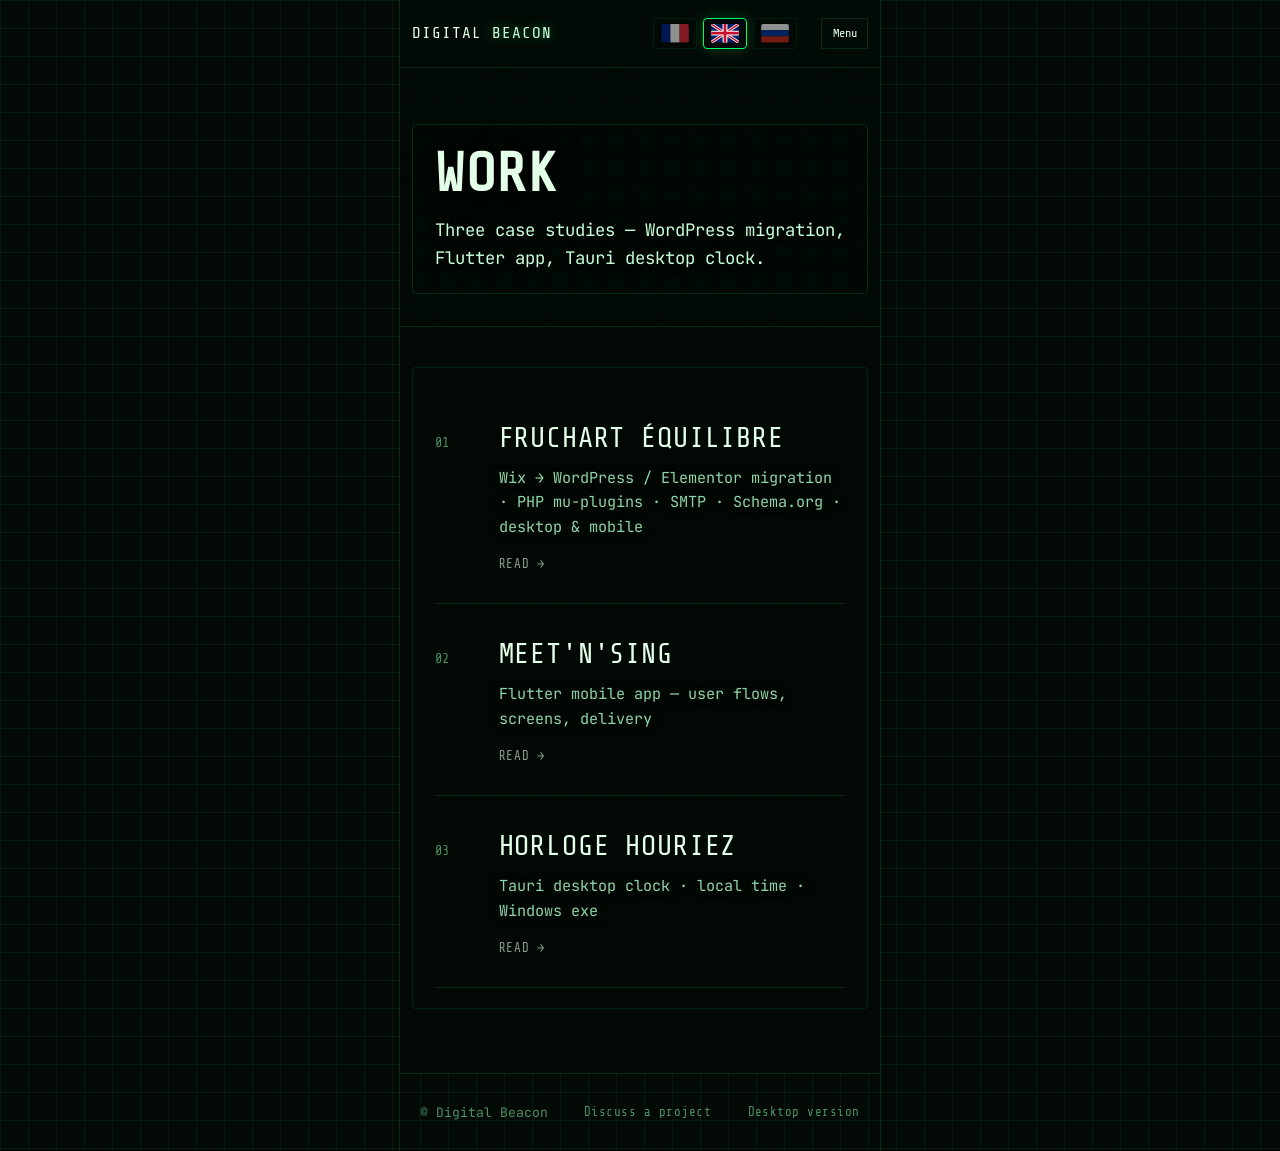
<file: travaux.html>
﻿<!DOCTYPE html>
<html lang="fr">
<head>
  <meta charset="utf-8" />
  <meta name="viewport" content="width=device-width, initial-scale=1" />
  <link rel="icon" href="/assets/favicon.svg" type="image/svg+xml" />
  <link rel="apple-touch-icon" href="/assets/apple-touch-icon.png" />
  <title>Travaux — Phare numérique</title>
  <meta name="description" content="Études de cas WordPress, migrations et Flutter — Phare numérique." />
  <link rel="preconnect" href="https://fonts.googleapis.com" />
  <link rel="preconnect" href="https://fonts.gstatic.com" crossorigin />
  <link href="https://fonts.googleapis.com/css2?family=JetBrains+Mono:wght@400;500;600;700&amp;family=Share+Tech+Mono&amp;display=swap" rel="stylesheet" />
  <link rel="stylesheet" href="css/main.css?v=20260811" />
  <script src="js/mobile-persist.js?v=20260811"></script>
</head>
<body data-page="works">
  <canvas id="matrix-canvas" class="matrix-canvas" aria-hidden="true"></canvas>
  <a class="skip-link" href="#main" data-i18n="common.skip">Aller au contenu</a>

  <header class="site-header">
    <div class="site-header__inner">
      <a class="brand" href="index.html"><span data-i18n="brand.line1">Phare</span> <span data-i18n="brand.line2" class="brand__accent">numérique</span></a>
      <div class="nav-bar">
        <button class="nav-toggle" type="button" data-nav-toggle aria-expanded="false" aria-controls="site-nav" data-i18n="common.menu">Menu</button>
        <nav class="nav nav-panel" id="site-nav" data-nav data-i18n-aria="common.navLabel" aria-label="Principale">
          <a href="index.html" data-i18n="nav.home">Accueil</a>
          <a href="travaux.html" aria-current="page" data-i18n="nav.works">Travaux</a>
          <a href="a-propos.html" data-i18n="nav.about">À propos</a>
          <a href="faq.html" data-i18n="nav.faq">FAQ</a>
          <a href="contact.html" data-i18n="nav.contact">Contact</a>
        </nav>
      </div>
    </div>
  </header>

  <main id="main">
    <header class="page-hero">
      <div class="wrap reveal">
        <h1 data-i18n="works.title">Travaux</h1>
        <p data-i18n="works.lead">Trois études de cas — migration WordPress, application Flutter, horloge bureau Tauri.</p>
      </div>
    </header>

    <section class="section--tight">
      <div class="wrap">
        <ul class="work-list">
          <li>
            <a class="work-item reveal" href="etudes/fruchart-equilibre.html">
              <span class="work-item__num">01</span>
              <span>
                <p class="work-item__title" data-i18n="index.w1.title">Fruchart Équilibre</p>
                <p class="work-item__meta" data-i18n="works.w1.meta">Migration Wix → WordPress / Elementor · PHP mu-plugins · SMTP · Schema.org · PC &amp; mobile</p>
              </span>
              <span class="work-item__go" data-i18n="common.read">Lire →</span>
            </a>
          </li>
          <li>
            <a class="work-item reveal" href="etudes/meetnsing.html">
              <span class="work-item__num">02</span>
              <span>
                <p class="work-item__title" data-i18n="index.w2.title">Meet'n'Sing</p>
                <p class="work-item__meta" data-i18n="works.w2.meta">App mobile Flutter — parcours utilisateur, écrans, livraison</p>
              </span>
              <span class="work-item__go" data-i18n="common.read">Lire →</span>
            </a>
          </li>
          <li>
            <a class="work-item reveal" href="etudes/horloge-houriez.html">
              <span class="work-item__num">03</span>
              <span>
                <p class="work-item__title" data-i18n="index.w3.title">Horloge Houriez</p>
                <p class="work-item__meta" data-i18n="works.w3.meta">Horloge bureau Tauri · heure locale · exe Windows</p>
              </span>
              <span class="work-item__go" data-i18n="common.read">Lire →</span>
            </a>
          </li>
        </ul>
      </div>
    </section>
  </main>

  <footer class="site-footer">
    <div class="site-footer__inner">
      <span data-i18n="common.footerShort">© Phare numérique</span>
      <a href="contact.html" data-i18n="common.discuss">Discuter d'un projet</a>
      <a href="index.html" class="mobile-exit-link" data-clear-mobile data-i18n="common.desktopVersion">Version bureau</a>
    </div>
  </footer>

  <script src="js/i18n.js?v=20260811" defer></script>
  <script src="js/nav-menu.js?v=20260811" defer></script>
  <script src="js/matrix.js?v=20260811" defer></script>
  <script src="js/main.js?v=20260811" defer></script>
</body>
</html>
</file>
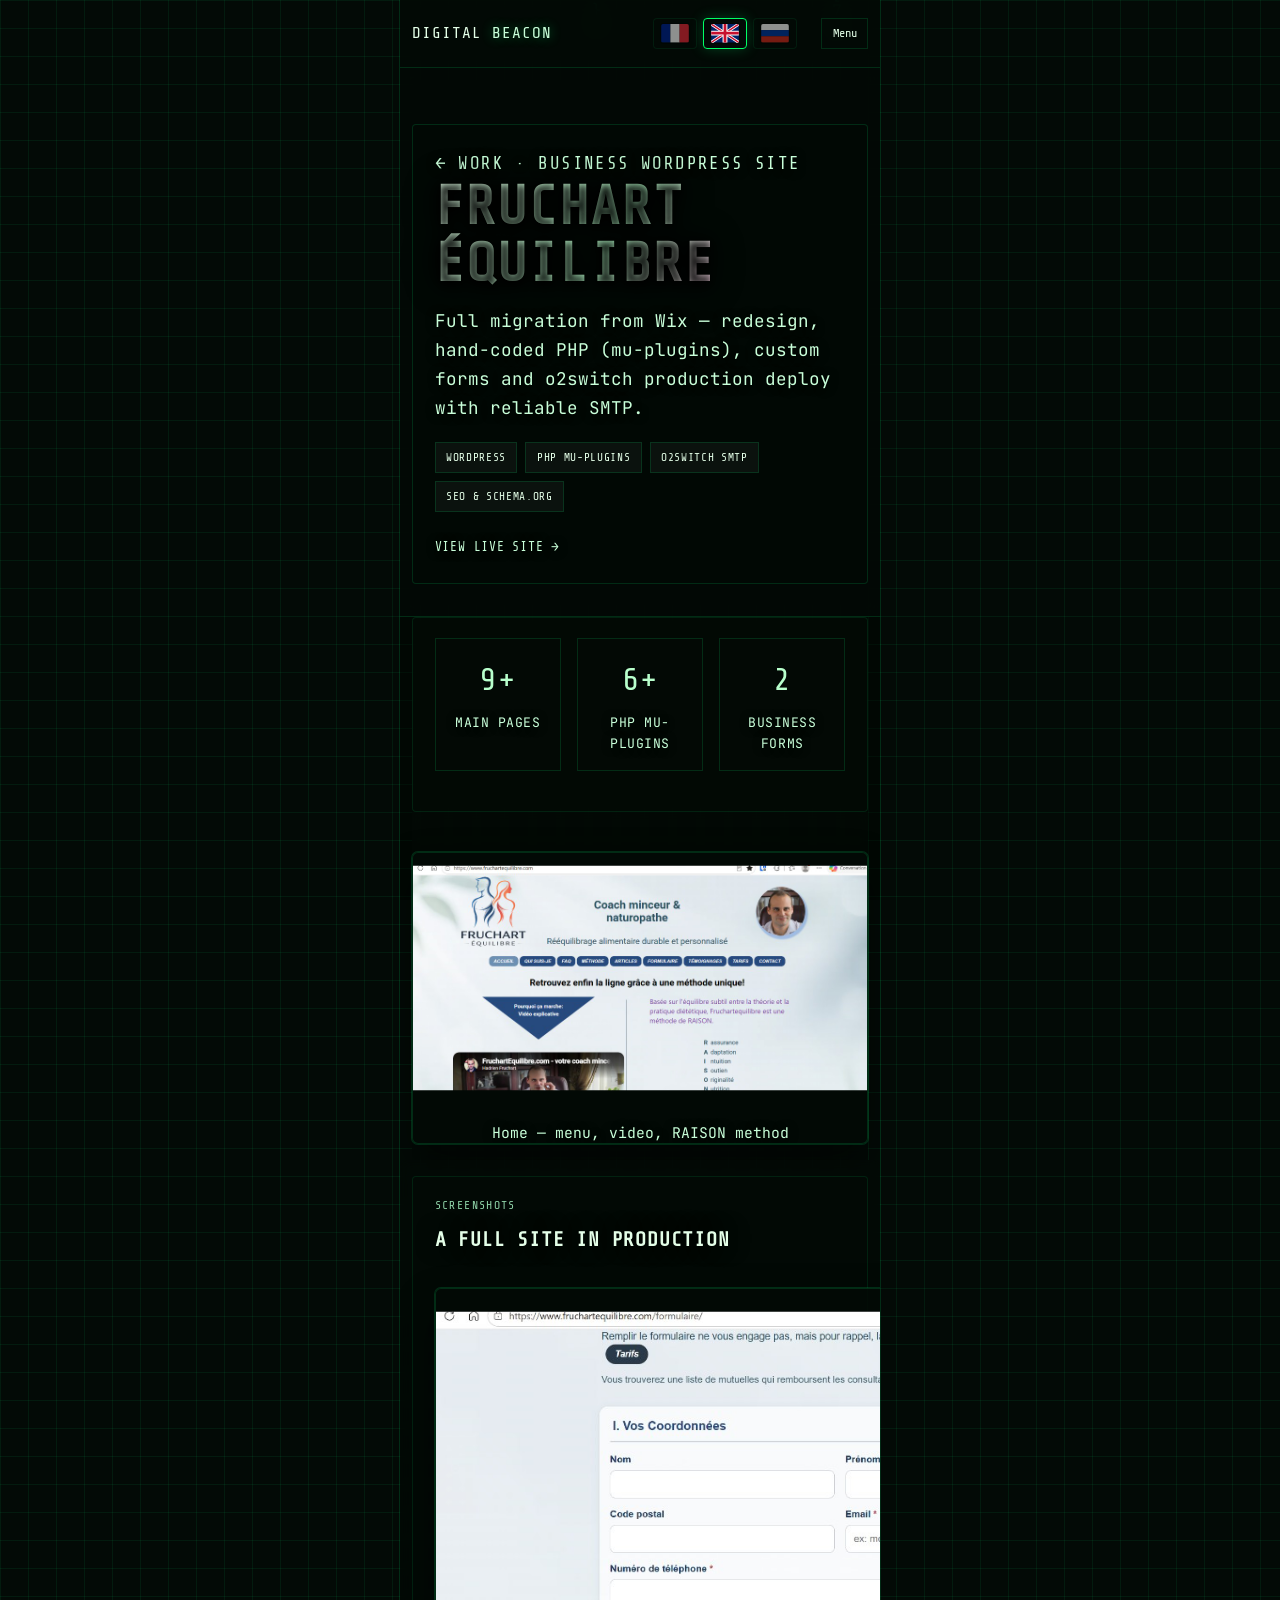
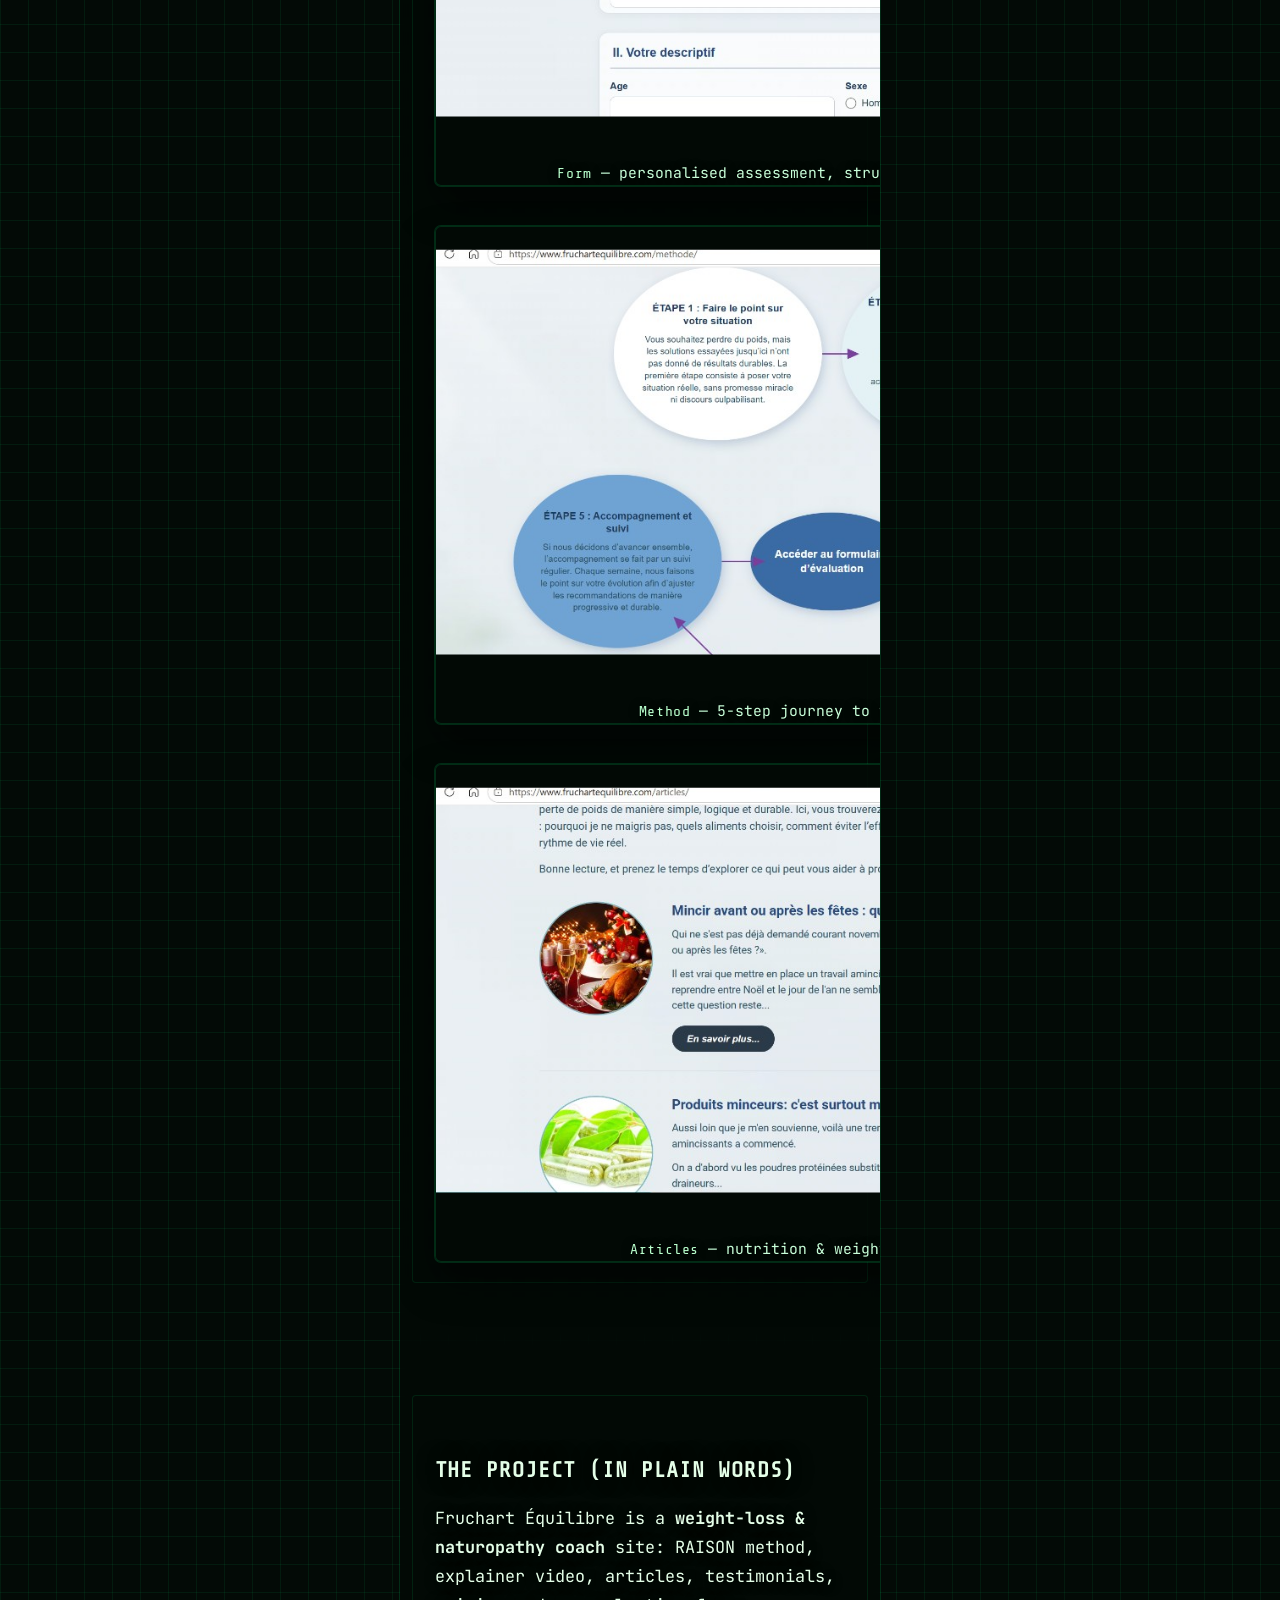
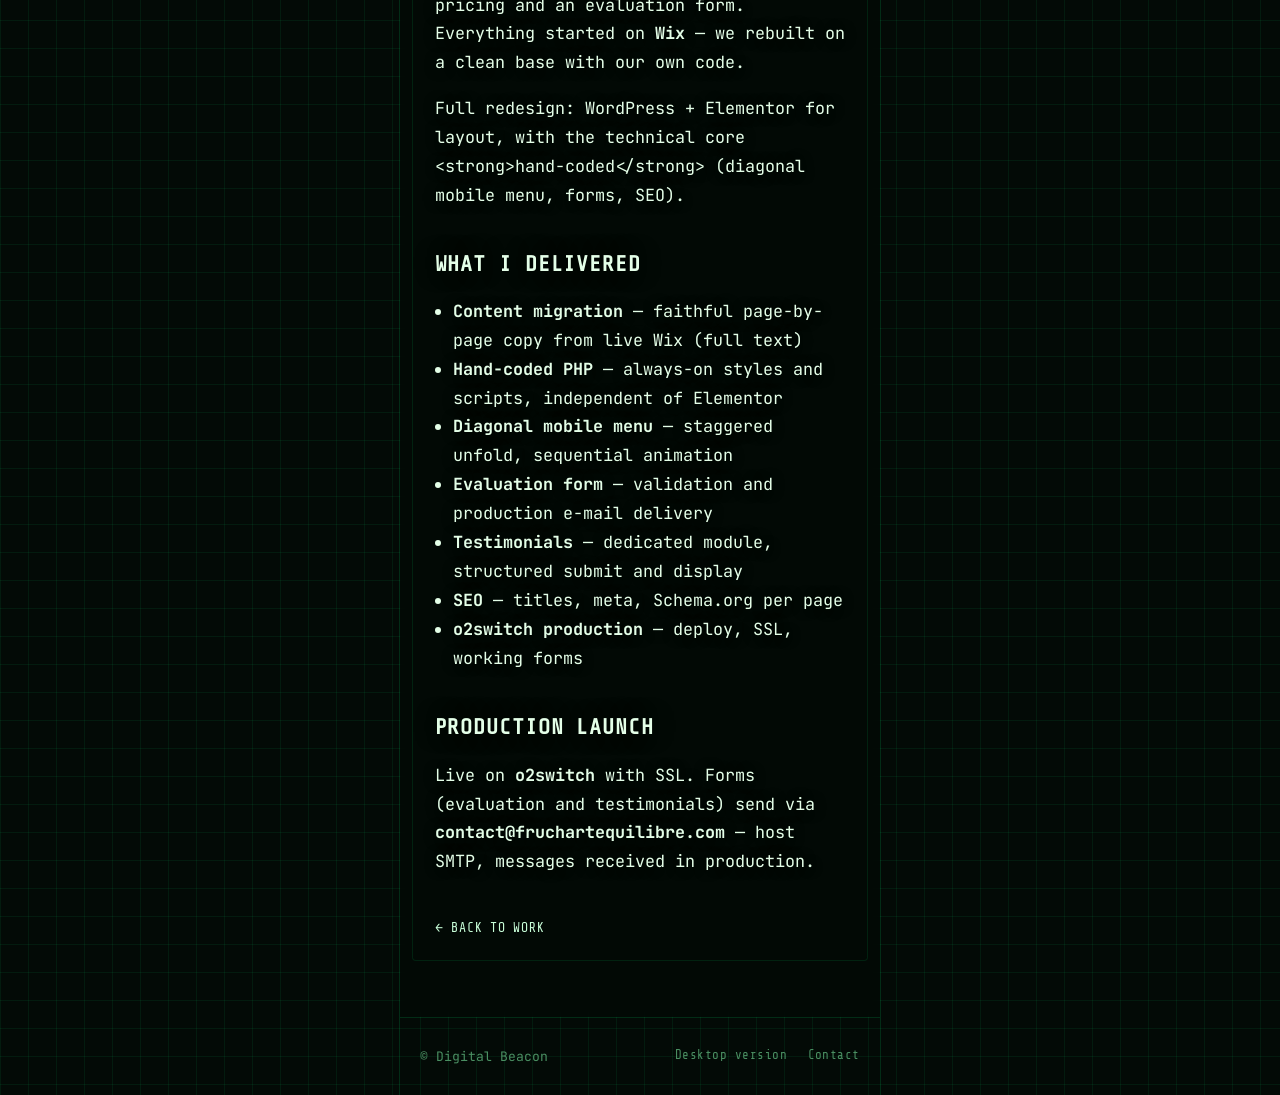
<file: etudes/fruchart-equilibre.html>
﻿<!DOCTYPE html>
<html lang="fr">
<head>
  <meta charset="utf-8" />
  <meta name="viewport" content="width=device-width, initial-scale=1" />
  <link rel="icon" href="/assets/favicon.svg" type="image/svg+xml" />
  <link rel="apple-touch-icon" href="/assets/apple-touch-icon.png" />
  <title>Fruchart Équilibre — Étude de cas · Phare numérique</title>
  <meta name="description" content="Migration Wix → WordPress · mu-plugins PHP · SMTP o2switch · site coach minceur & naturopathe." />
  <link rel="preconnect" href="https://fonts.googleapis.com" />
  <link rel="preconnect" href="https://fonts.gstatic.com" crossorigin />
  <link href="https://fonts.googleapis.com/css2?family=JetBrains+Mono:wght@400;500;600;700&amp;family=Share+Tech+Mono&amp;display=swap" rel="stylesheet" />
  <link rel="stylesheet" href="../css/main.css?v=20260811" />
  <script src="../js/mobile-persist.js?v=20260811"></script>
</head>
<body data-page="equilibre">
  <canvas id="matrix-canvas" class="matrix-canvas" aria-hidden="true"></canvas>
  <a class="skip-link" href="#main" data-i18n="common.skip">Aller au contenu</a>

  <header class="site-header">
    <div class="site-header__inner">
      <a class="brand" href="../index.html"><span data-i18n="brand.line1">Phare</span> <span data-i18n="brand.line2" class="brand__accent">numérique</span></a>
      <div class="nav-bar">
        <button class="nav-toggle" type="button" data-nav-toggle aria-expanded="false" aria-controls="site-nav" data-i18n="common.menu">Menu</button>
        <nav class="nav nav-panel" id="site-nav" data-nav data-i18n-aria="common.navLabel" aria-label="Principale">
          <a href="../index.html" data-i18n="nav.home">Accueil</a>
          <a href="../travaux.html" aria-current="page" data-i18n="nav.works">Travaux</a>
          <a href="../a-propos.html" data-i18n="nav.about">À propos</a>
          <a href="../faq.html" data-i18n="nav.faq">FAQ</a>
          <a href="../contact.html" data-i18n="nav.contact">Contact</a>
        </nav>
      </div>
    </div>
  </header>

  <main id="main" class="case-page">
    <header class="page-hero case-page__hero">
      <div class="wrap reveal">
        <p class="case-kicker"><a href="../travaux.html" data-i18n="common.backWorks">← Travaux</a> · <span data-i18n="fe.kicker">Site WordPress métier</span></p>
        <h1>Fruchart Équilibre</h1>
        <p data-i18n="fe.lead">Migration complète depuis Wix — refonte, codage PHP (mu-plugins), formulaires sur mesure et mise en production chez o2switch avec envoi SMTP fiable.</p>
        <ul class="stack-tags case-page__tags">
          <li data-i18n="fe.tag.wp">WordPress</li>
          <li data-i18n="fe.tag.php">PHP mu-plugins</li>
          <li data-i18n="fe.tag.smtp">SMTP o2switch</li>
          <li data-i18n="fe.tag.seo">SEO &amp; Schema.org</li>
        </ul>
        <p><a class="live-link" href="https://www.fruchartequilibre.com" target="_blank" rel="noopener noreferrer" data-i18n="fe.live">Voir le site live →</a></p>
      </div>
    </header>

    <section class="case-stats wrap reveal" data-i18n-aria="fe.stats.aria" aria-label="En chiffres">
      <div class="case-stats__item">
        <span class="case-stats__num">9+</span>
        <span class="case-stats__label" data-i18n="fe.stats.pages">pages principales</span>
      </div>
      <div class="case-stats__item">
        <span class="case-stats__num">6+</span>
        <span class="case-stats__label" data-i18n="fe.stats.plugins">mu-plugins PHP</span>
      </div>
      <div class="case-stats__item">
        <span class="case-stats__num">2</span>
        <span class="case-stats__label" data-i18n="fe.stats.forms">formulaires métier</span>
      </div>
    </section>

    <section class="case-feature wrap reveal" data-i18n-aria="fe.preview.aria" aria-label="Aperçu principal">
      <figure class="shot-frame">
        <img src="../assets/fruchart-equilibre/01-accueil.png" data-i18n-alt="fe.hero.alt" alt="Page d'accueil Fruchart Équilibre — coach minceur et naturopathe" width="1280" height="720" loading="eager" />
        <figcaption data-i18n="fe.hero.caption">Accueil — menu, vidéo, méthode RAISON</figcaption>
      </figure>
    </section>

    <section class="section case-gallery-section">
      <div class="wrap">
        <p class="eyebrow reveal" data-i18n="fe.gallery.eyebrow">Captures</p>
        <h2 class="case-gallery__title reveal" data-i18n="fe.gallery.title">Un site complet en production</h2>
        <div class="case-gallery">
          <figure class="shot-frame reveal">
            <img src="../assets/fruchart-equilibre/02-formulaire.png" data-i18n-alt="fe.alt.form" alt="Page formulaire d'évaluation — coordonnées et descriptif" width="1280" height="720" loading="eager" />
            <figcaption data-i18n-html="fe.cap.form"><strong>Formulaire</strong> — évaluation personnalisée, champs structurés, envoi SMTP</figcaption>
          </figure>
          <figure class="shot-frame reveal">
            <img src="../assets/fruchart-equilibre/03-methode.png" data-i18n-alt="fe.alt.method" alt="Page méthode — schéma des étapes du parcours client" width="1280" height="720" loading="eager" />
            <figcaption data-i18n-html="fe.cap.method"><strong>Méthode</strong> — parcours en 5 étapes vers le formulaire</figcaption>
          </figure>
          <figure class="shot-frame reveal">
            <img src="../assets/fruchart-equilibre/04-articles.png" data-i18n-alt="fe.alt.articles" alt="Page articles — liste des publications" width="1280" height="720" loading="eager" />
            <figcaption data-i18n-html="fe.cap.articles"><strong>Articles</strong> — hub éditorial nutrition &amp; minceur</figcaption>
          </figure>
        </div>
      </div>
    </section>

    <section class="section">
      <div class="wrap prose reveal">
        <h2 data-i18n="fe.h2.what">Le chantier (en clair)</h2>
        <p data-i18n-html="fe.p1">Fruchart Équilibre, c'est le site d'un <strong>coach minceur &amp; naturopathe</strong> : méthode RAISON, vidéo explicative, articles, témoignages, tarifs et formulaire d'évaluation. Tout partait de <strong>Wix</strong> — il fallait repartir sur une base saine, avec du code propre à nous.</p>
        <p data-i18n="fe.p2">Refonte totale : structure WordPress + Elementor pour la mise en page, avec le cœur technique <strong>codé en dur</strong> (menu mobile escalier, formulaires, SEO).</p>

        <h2 data-i18n="fe.h2.built">Ce que j'ai livré</h2>
        <ul>
          <li data-i18n-html="fe.li1"><strong>Migration contenu</strong> — reprise fidèle page par page depuis le live Wix (textes intégraux)</li>
          <li data-i18n-html="fe.li2"><strong>Code métier en PHP</strong> — styles et scripts toujours actifs, indépendants d'Elementor</li>
          <li data-i18n-html="fe.li3"><strong>Menu mobile escalier</strong> — déploiement diagonal, animation séquentielle</li>
          <li data-i18n-html="fe.li4"><strong>Formulaire d'évaluation</strong> — validation et envoi par e-mail en production</li>
          <li data-i18n-html="fe.li5"><strong>Témoignages</strong> — module dédié, envoi et affichage structuré</li>
          <li data-i18n-html="fe.li6"><strong>SEO</strong> — titres, meta, Schema.org par page</li>
          <li data-i18n-html="fe.li7"><strong>Production o2switch</strong> — déploiement, SSL, formulaires opérationnels</li>
        </ul>

        <h2 data-i18n="fe.h2.tech">Mise en production</h2>
        <p data-i18n-html="fe.p3">Site en ligne chez <strong>o2switch</strong> avec SSL. Les formulaires (évaluation et témoignages) passent par la boîte <strong>contact@fruchartequilibre.com</strong> — envoi SMTP de l'hébergeur, messages reçus en production.</p>

        <a class="live-link" href="../travaux.html" data-i18n="fe.back">← Retour aux travaux</a>
      </div>
    </section>
  </main>

  <footer class="site-footer">
    <div class="site-footer__inner">
      <span data-i18n="common.footerShort">© Phare numérique</span>
      <span class="site-footer__links">
        <a href="../index.html" class="mobile-exit-link" data-clear-mobile data-i18n="common.desktopVersion">Version bureau</a>
        <a href="../contact.html" data-i18n="common.contactLink">Contact</a>
      </span>
    </div>
  </footer>

  <script src="../js/i18n.js?v=20260811" defer></script>
  <script src="../js/nav-menu.js?v=20260811" defer></script>
  <script src="../js/matrix.js?v=20260811" defer></script>
  <script src="../js/main.js?v=20260811" defer></script>
</body>
</html>
</file>
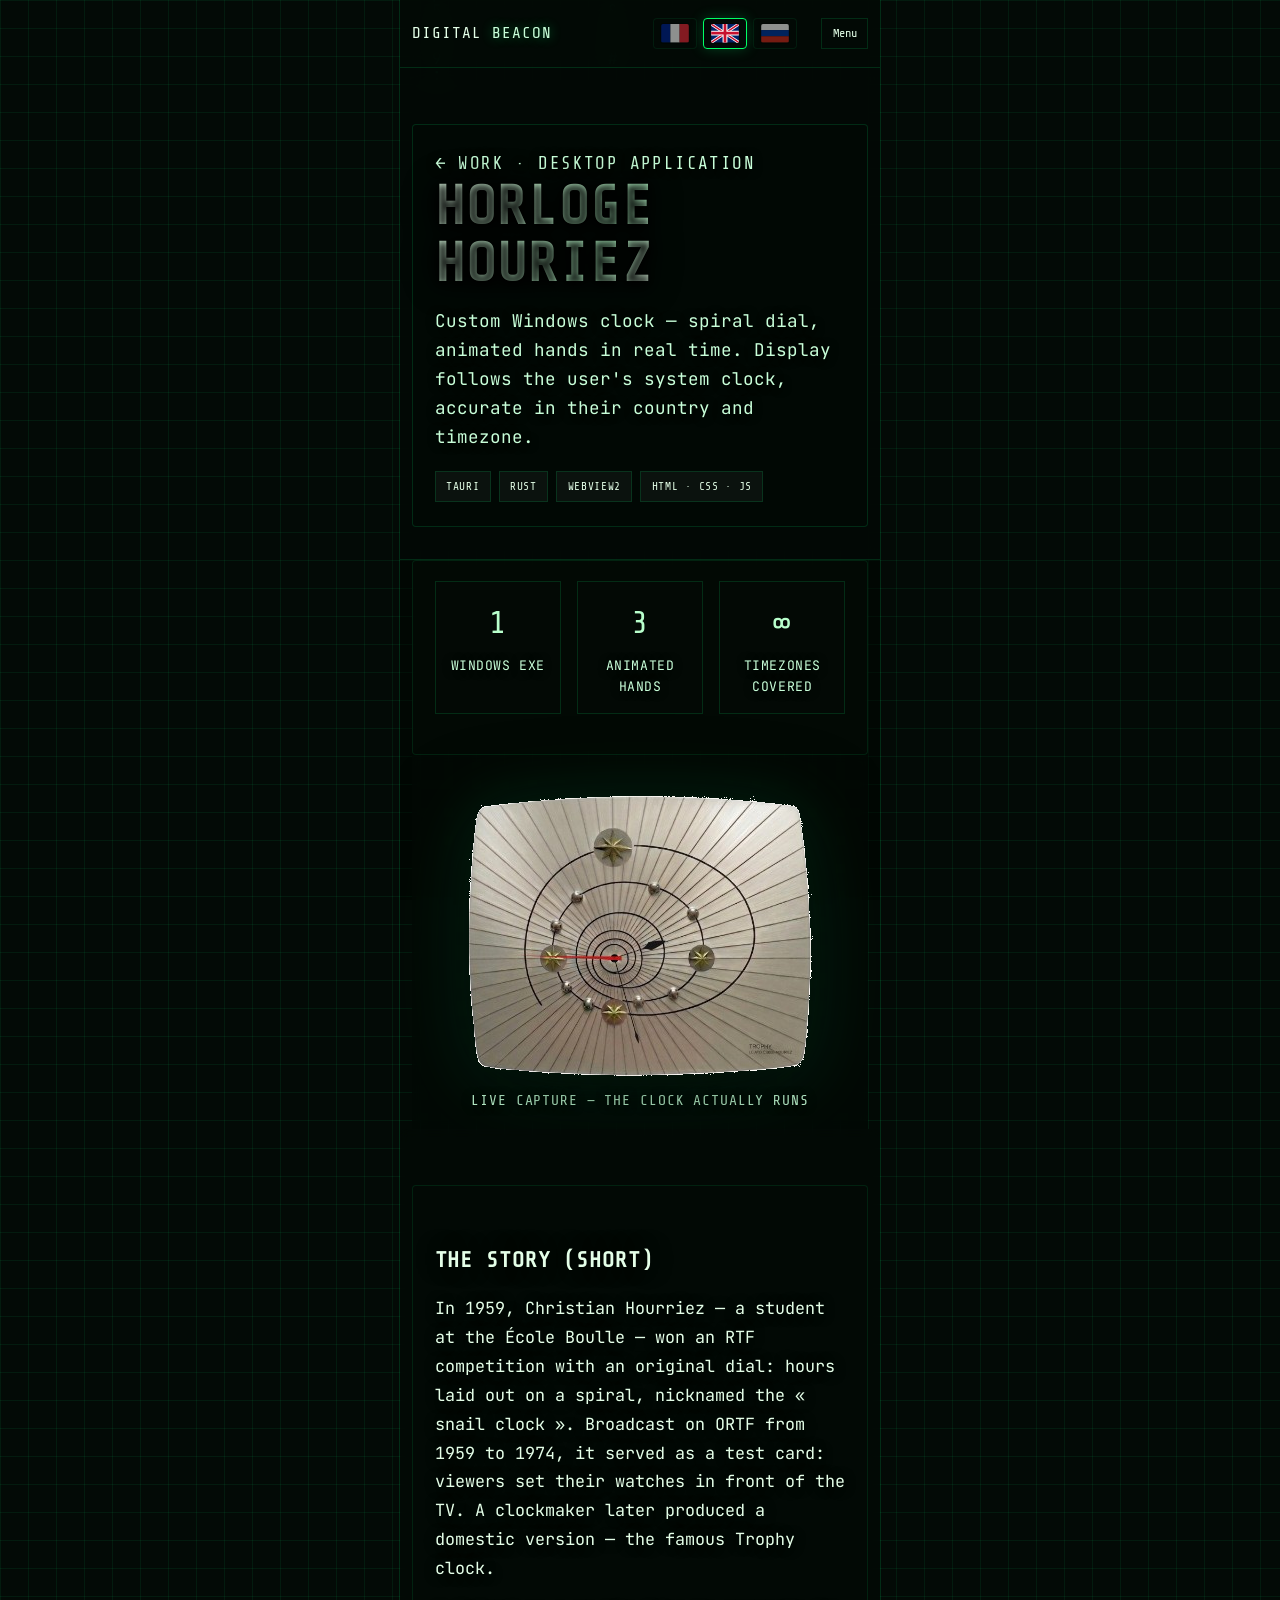
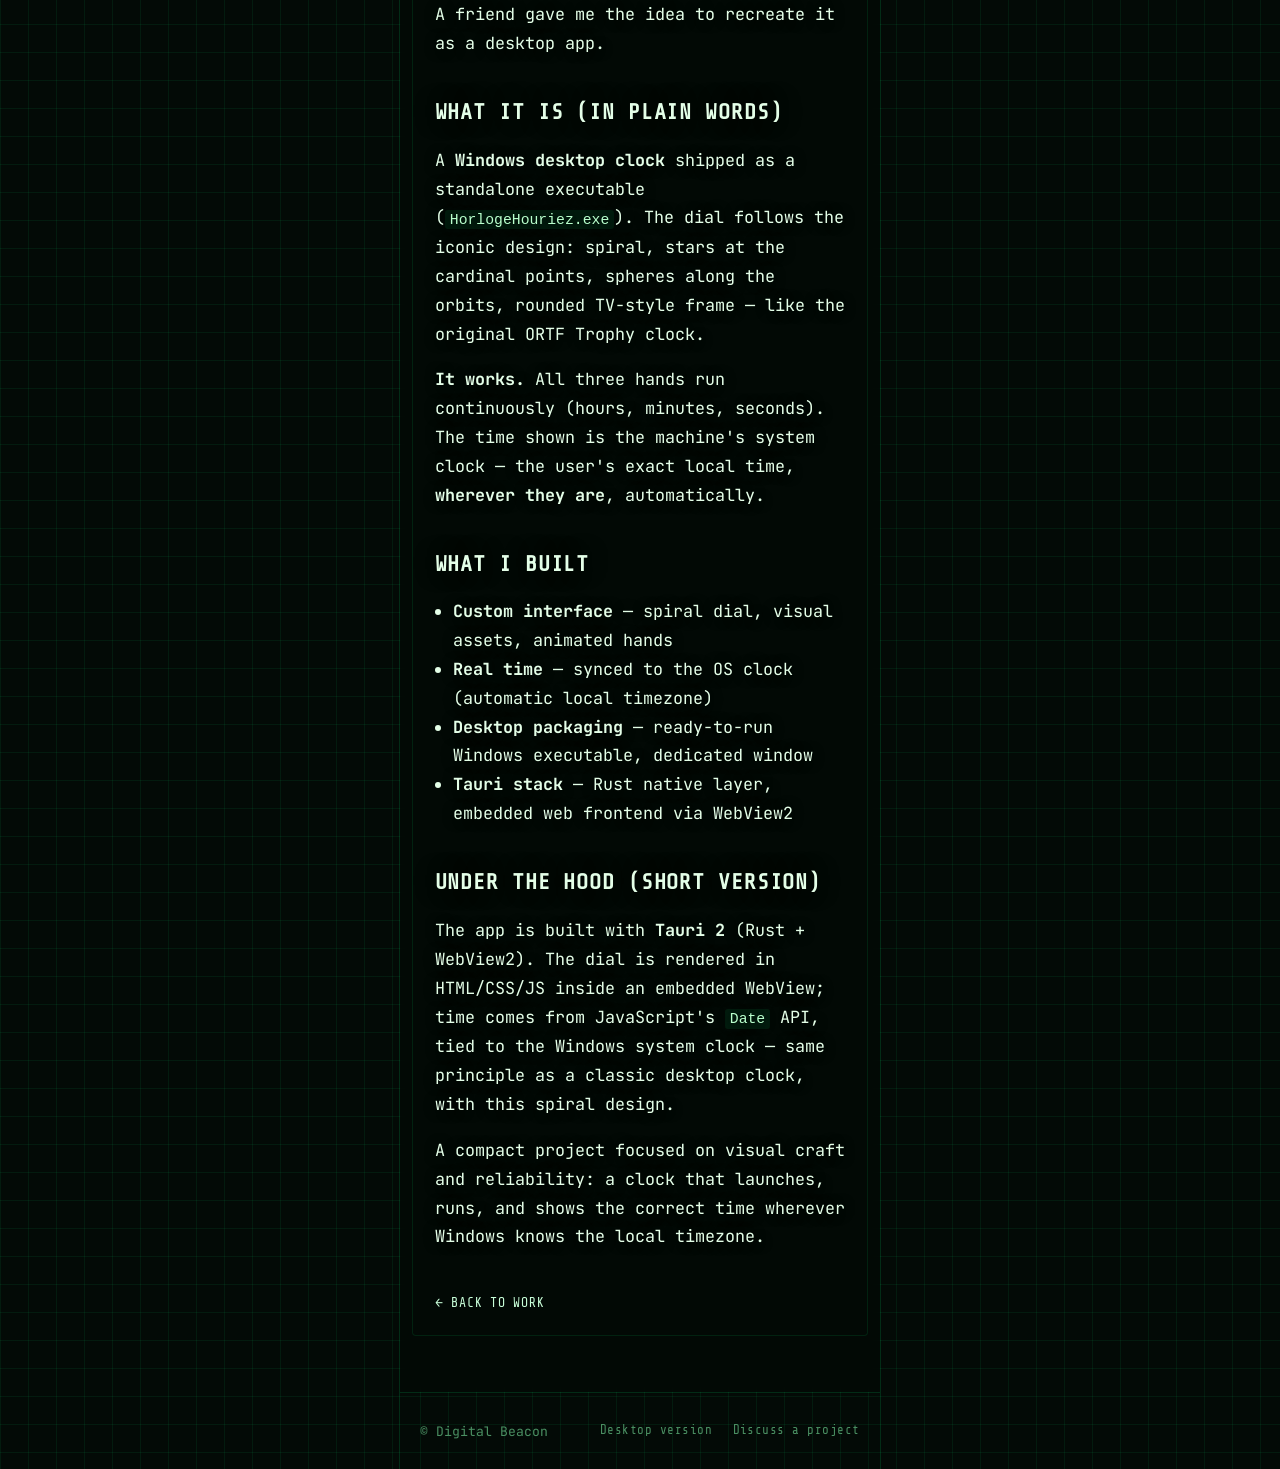
<file: etudes/horloge-houriez.html>
﻿<!DOCTYPE html>
<html lang="fr">
<head>
  <meta charset="utf-8" />
  <meta name="viewport" content="width=device-width, initial-scale=1" />
  <link rel="icon" href="/assets/favicon.svg" type="image/svg+xml" />
  <link rel="apple-touch-icon" href="/assets/apple-touch-icon.png" />
  <title>Horloge Houriez — Étude de cas · Phare numérique</title>
  <meta name="description" content="Horloge de bureau Windows — Tauri, Rust, WebView2. Heure locale exacte, quel que soit le pays de l'utilisateur." />
  <link rel="preconnect" href="https://fonts.googleapis.com" />
  <link rel="preconnect" href="https://fonts.gstatic.com" crossorigin />
  <link href="https://fonts.googleapis.com/css2?family=JetBrains+Mono:wght@400;500;600;700&amp;family=Share+Tech+Mono&amp;display=swap" rel="stylesheet" />
  <link rel="stylesheet" href="../css/main.css?v=20260811" />
  <script src="../js/mobile-persist.js?v=20260811"></script>
</head>
<body data-page="horloge">
  <canvas id="matrix-canvas" class="matrix-canvas" aria-hidden="true"></canvas>
  <a class="skip-link" href="#main" data-i18n="common.skip">Aller au contenu</a>

  <header class="site-header">
    <div class="site-header__inner">
      <a class="brand" href="../index.html"><span data-i18n="brand.line1">Phare</span> <span data-i18n="brand.line2" class="brand__accent">numérique</span></a>
      <div class="nav-bar">
        <button class="nav-toggle" type="button" data-nav-toggle aria-expanded="false" aria-controls="site-nav" data-i18n="common.menu">Menu</button>
        <nav class="nav nav-panel" id="site-nav" data-nav data-i18n-aria="common.navLabel" aria-label="Principale">
          <a href="../index.html" data-i18n="nav.home">Accueil</a>
          <a href="../travaux.html" aria-current="page" data-i18n="nav.works">Travaux</a>
          <a href="../a-propos.html" data-i18n="nav.about">À propos</a>
          <a href="../faq.html" data-i18n="nav.faq">FAQ</a>
          <a href="../contact.html" data-i18n="nav.contact">Contact</a>
        </nav>
      </div>
    </div>
  </header>

  <main id="main" class="case-page">
    <header class="page-hero case-page__hero">
      <div class="wrap reveal">
        <p class="case-kicker"><a href="../travaux.html" data-i18n="common.backWorks">← Travaux</a> · <span data-i18n="hh.kicker">Application bureau</span></p>
        <h1>Horloge Houriez</h1>
        <p data-i18n="hh.lead">Horloge Windows au design sur mesure — cadran spiralé, aiguilles animées en temps réel. L'heure affichée suit l'horloge système de l'utilisateur, correcte dans son pays et son fuseau.</p>
        <ul class="stack-tags case-page__tags">
          <li data-i18n="hh.tag.tauri">Tauri</li>
          <li data-i18n="hh.tag.rust">Rust</li>
          <li data-i18n="hh.tag.webview">WebView2</li>
          <li data-i18n="hh.tag.ui">HTML · CSS · JS</li>
        </ul>
      </div>
    </header>

    <section class="case-stats wrap reveal" data-i18n-aria="hh.stats.aria" aria-label="En chiffres">
      <div class="case-stats__item">
        <span class="case-stats__num">1</span>
        <span class="case-stats__label" data-i18n="hh.stats.exe">exe Windows</span>
      </div>
      <div class="case-stats__item">
        <span class="case-stats__num">3</span>
        <span class="case-stats__label" data-i18n="hh.stats.hands">aiguilles animées</span>
      </div>
      <div class="case-stats__item">
        <span class="case-stats__num">∞</span>
        <span class="case-stats__label" data-i18n="hh.stats.tz">fuseaux couverts</span>
      </div>
    </section>

    <section class="case-feature wrap reveal" data-i18n-aria="hh.preview.aria" aria-label="Aperçu principal">
      <figure class="horloge-frame horloge-frame--hero">
        <img src="../assets/horloge-houriez/horloge-houriez.png" data-i18n-alt="hh.hero.alt" alt="Horloge Houriez — cadran spiralé avec étoiles dorées et aiguilles en temps réel" width="345" height="281" loading="eager" />
        <figcaption data-i18n="hh.hero.caption">Capture live — l'horloge tourne réellement</figcaption>
      </figure>
    </section>

    <section class="section">
      <div class="wrap prose reveal">
        <h2 data-i18n="hh.h2.story">L'histoire (en bref)</h2>
        <p data-i18n="hh.story">En 1959, Christian Hourriez — élève à l'École Boulle — remporte un concours de la RTF avec un cadran original : les heures réparties sur une spirale, surnommée la « pendule escargot ». Diffusée à l'antenne de l'ORTF de 1959 à 1974, elle servait de mire : les téléspectateurs réglaient leur montre devant la télé. Un horloger fabriqua ensuite une version domestique — la célèbre pendule Trophy.</p>
        <p data-i18n="hh.story2">C'est un ami qui m'a donné l'idée de la recréer en application bureau.</p>

        <h2 data-i18n="hh.h2.what">Ce que c'est (en clair)</h2>
        <p data-i18n-html="hh.p1">Une <strong>horloge de bureau Windows</strong> livrée en exécutable autonome (<code>HorlogeHouriez.exe</code>). Le cadran reprend le design iconique : spirale, étoiles aux points cardinaux, billes le long des orbites, boîtier aux formes arrondies — comme la pendule Trophy ORTF d'origine.</p>
        <p data-i18n-html="hh.p2"><strong>Elle marche.</strong> Les trois aiguilles tournent en continu (heures, minutes, secondes). L'heure affichée est celle de l'horloge système de la machine — l'heure locale exacte de l'utilisateur, <strong>quel que soit son pays</strong>, automatiquement.</p>

        <h2 data-i18n="hh.h2.built">Ce que j'ai construit</h2>
        <ul>
          <li data-i18n-html="hh.li1"><strong>Interface sur mesure</strong> — cadran spiralé, assets visuels, animation des aiguilles</li>
          <li data-i18n-html="hh.li2"><strong>Temps réel</strong> — synchronisation sur l'horloge OS (fuseau local automatique)</li>
          <li data-i18n-html="hh.li3"><strong>Packaging bureau</strong> — exécutable Windows prêt à lancer, fenêtre dédiée</li>
          <li data-i18n-html="hh.li4"><strong>Stack Tauri</strong> — Rust côté natif, frontend web embarqué via WebView2</li>
        </ul>

        <h2 data-i18n="hh.h2.tech">Sous le capot (version courte)</h2>
        <p data-i18n-html="hh.p3">L'app est compilée avec <strong>Tauri 2</strong> (Rust + WebView2). Le cadran est rendu en HTML/CSS/JS dans une WebView embarquée ; l'heure vient de l'API <code>Date</code> JavaScript, calée sur l'horloge système Windows — même principe qu'une horloge de bureau classique, avec ce design spiralé.</p>
        <p data-i18n="hh.p4">Projet compact, orienté craft visuel et fiabilité : une horloge qui se lance, tourne, et affiche la bonne heure partout où Windows connaît le fuseau local.</p>

        <a class="live-link" href="../travaux.html" data-i18n="hh.back">← Retour aux travaux</a>
      </div>
    </section>
  </main>

  <footer class="site-footer">
    <div class="site-footer__inner">
      <span data-i18n="common.footerShort">© Phare numérique</span>
      <span class="site-footer__links">
        <a href="../index.html" class="mobile-exit-link" data-clear-mobile data-i18n="common.desktopVersion">Version bureau</a>
        <a href="../contact.html" data-i18n="common.discuss">Discuter d'un projet</a>
      </span>
    </div>
  </footer>

  <script src="../js/i18n.js?v=20260811" defer></script>
  <script src="../js/nav-menu.js?v=20260811" defer></script>
  <script src="../js/matrix.js?v=20260811" defer></script>
  <script src="../js/main.js?v=20260811" defer></script>
</body>
</html>
</file>
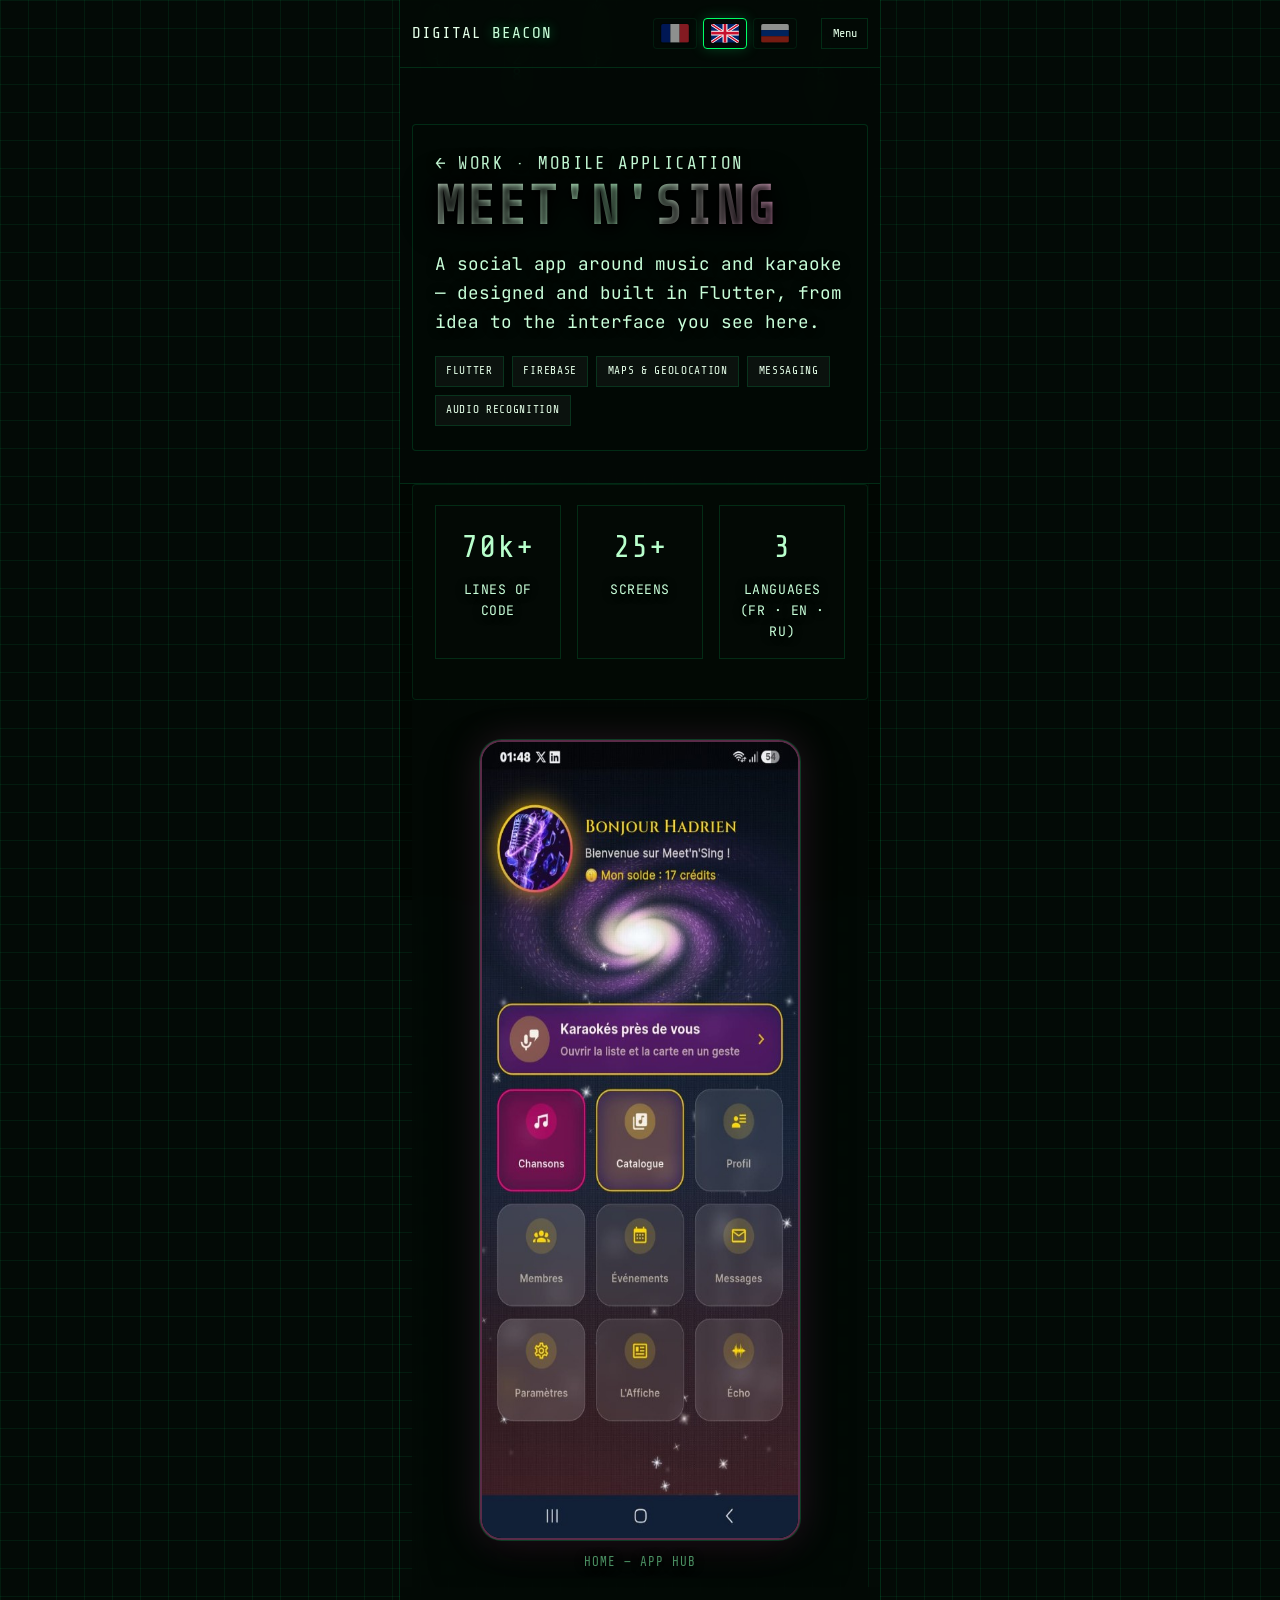
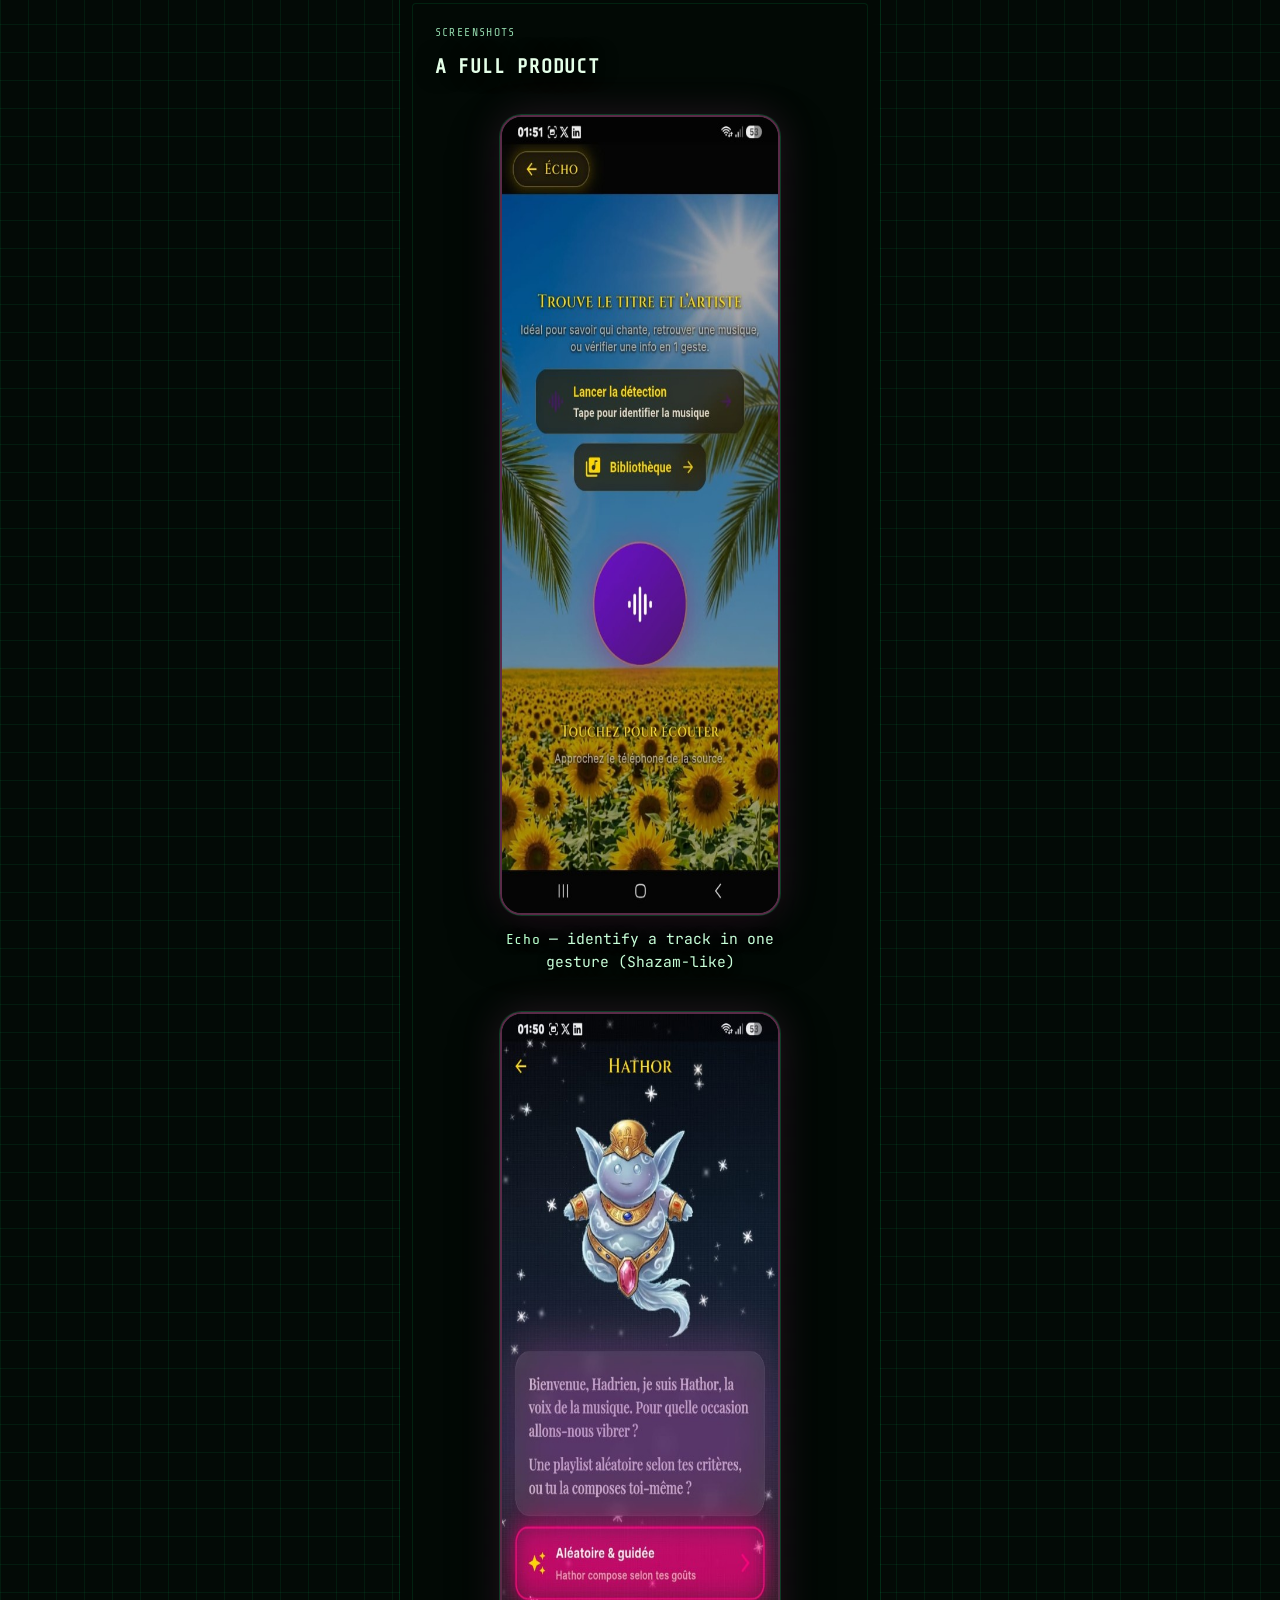
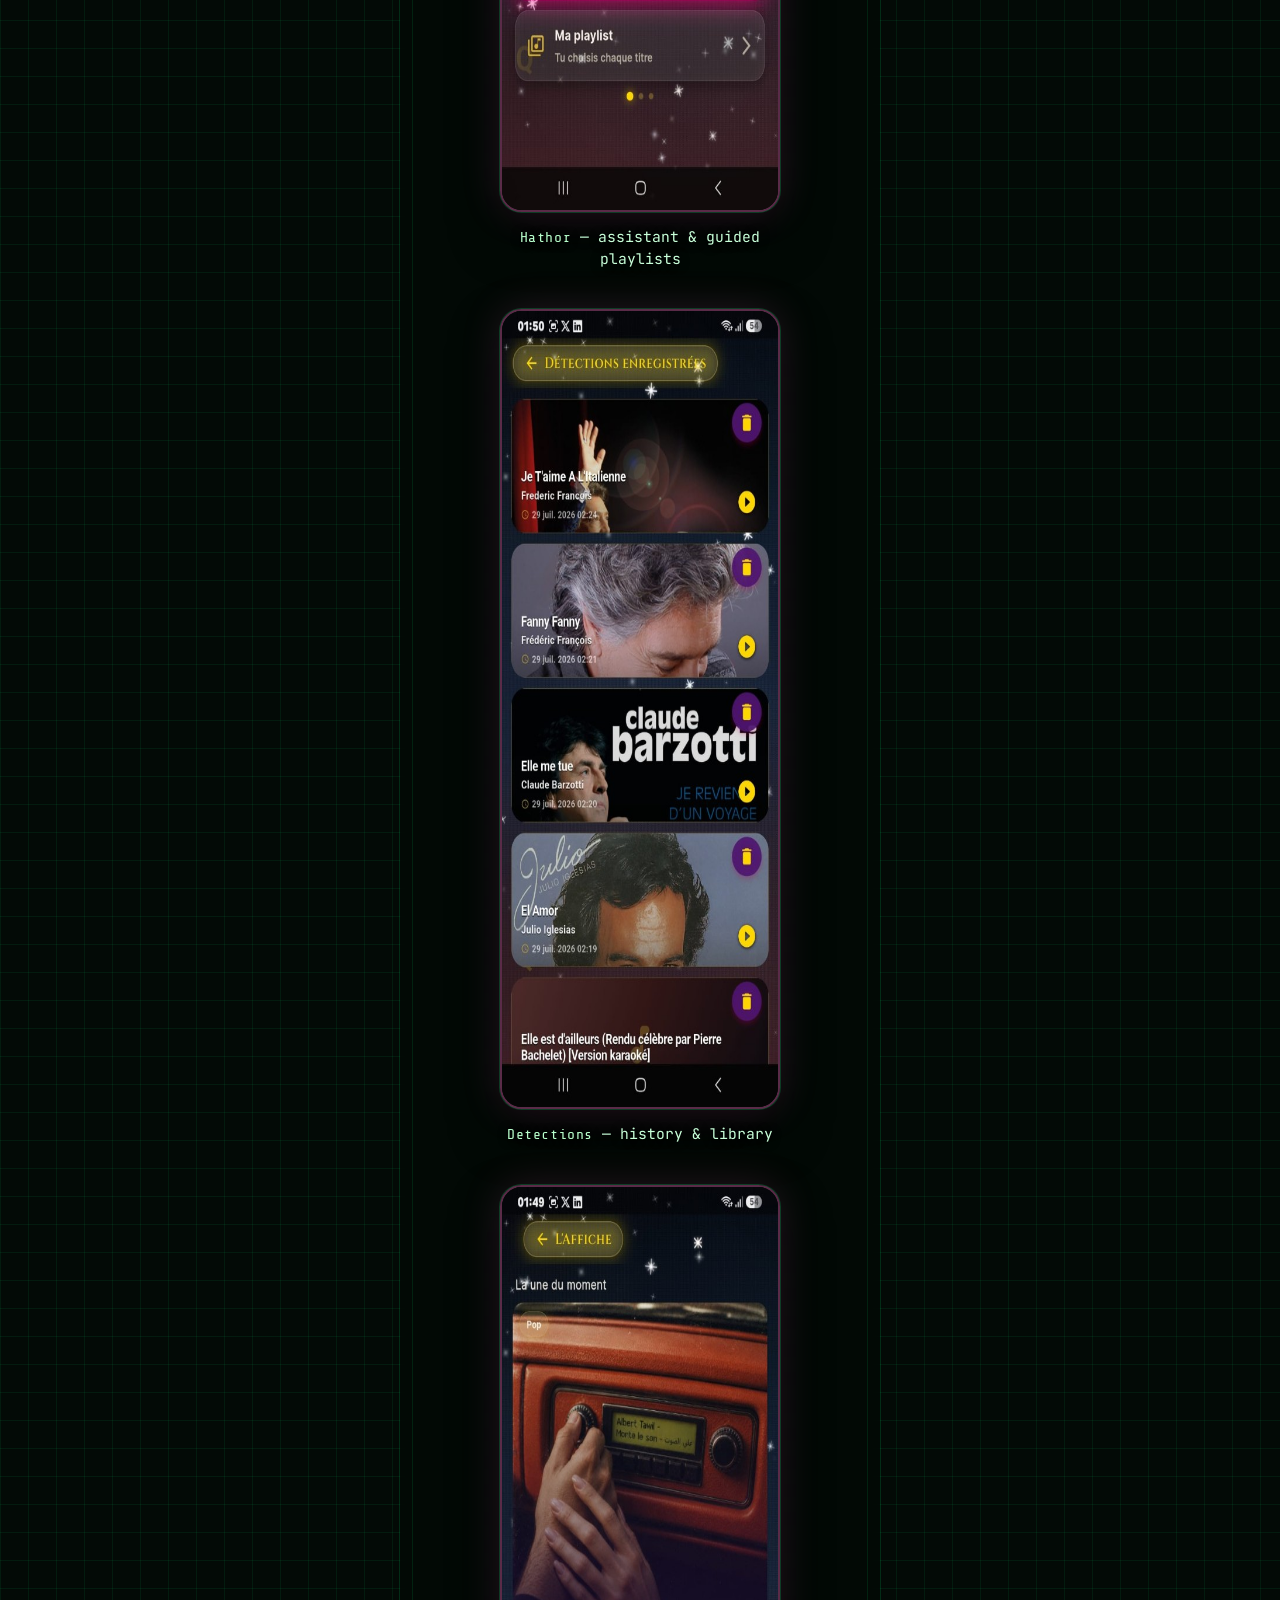
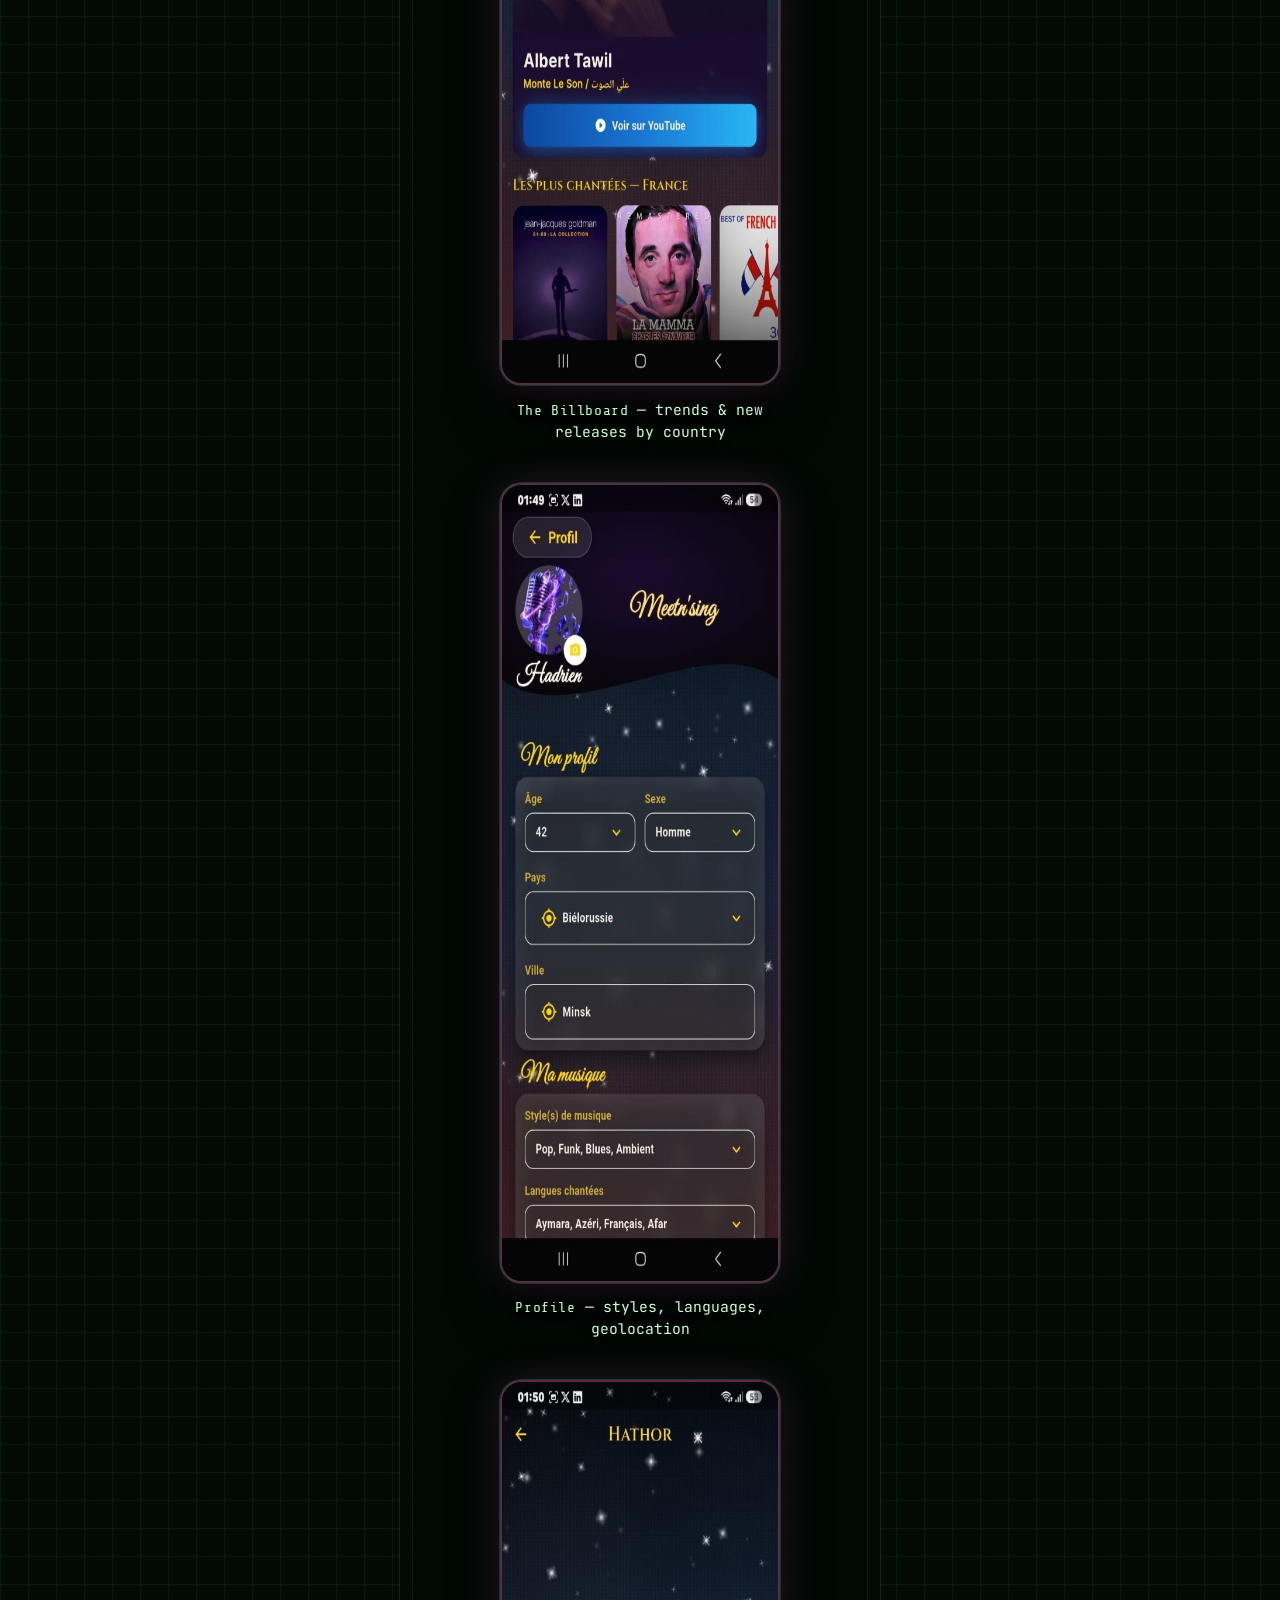
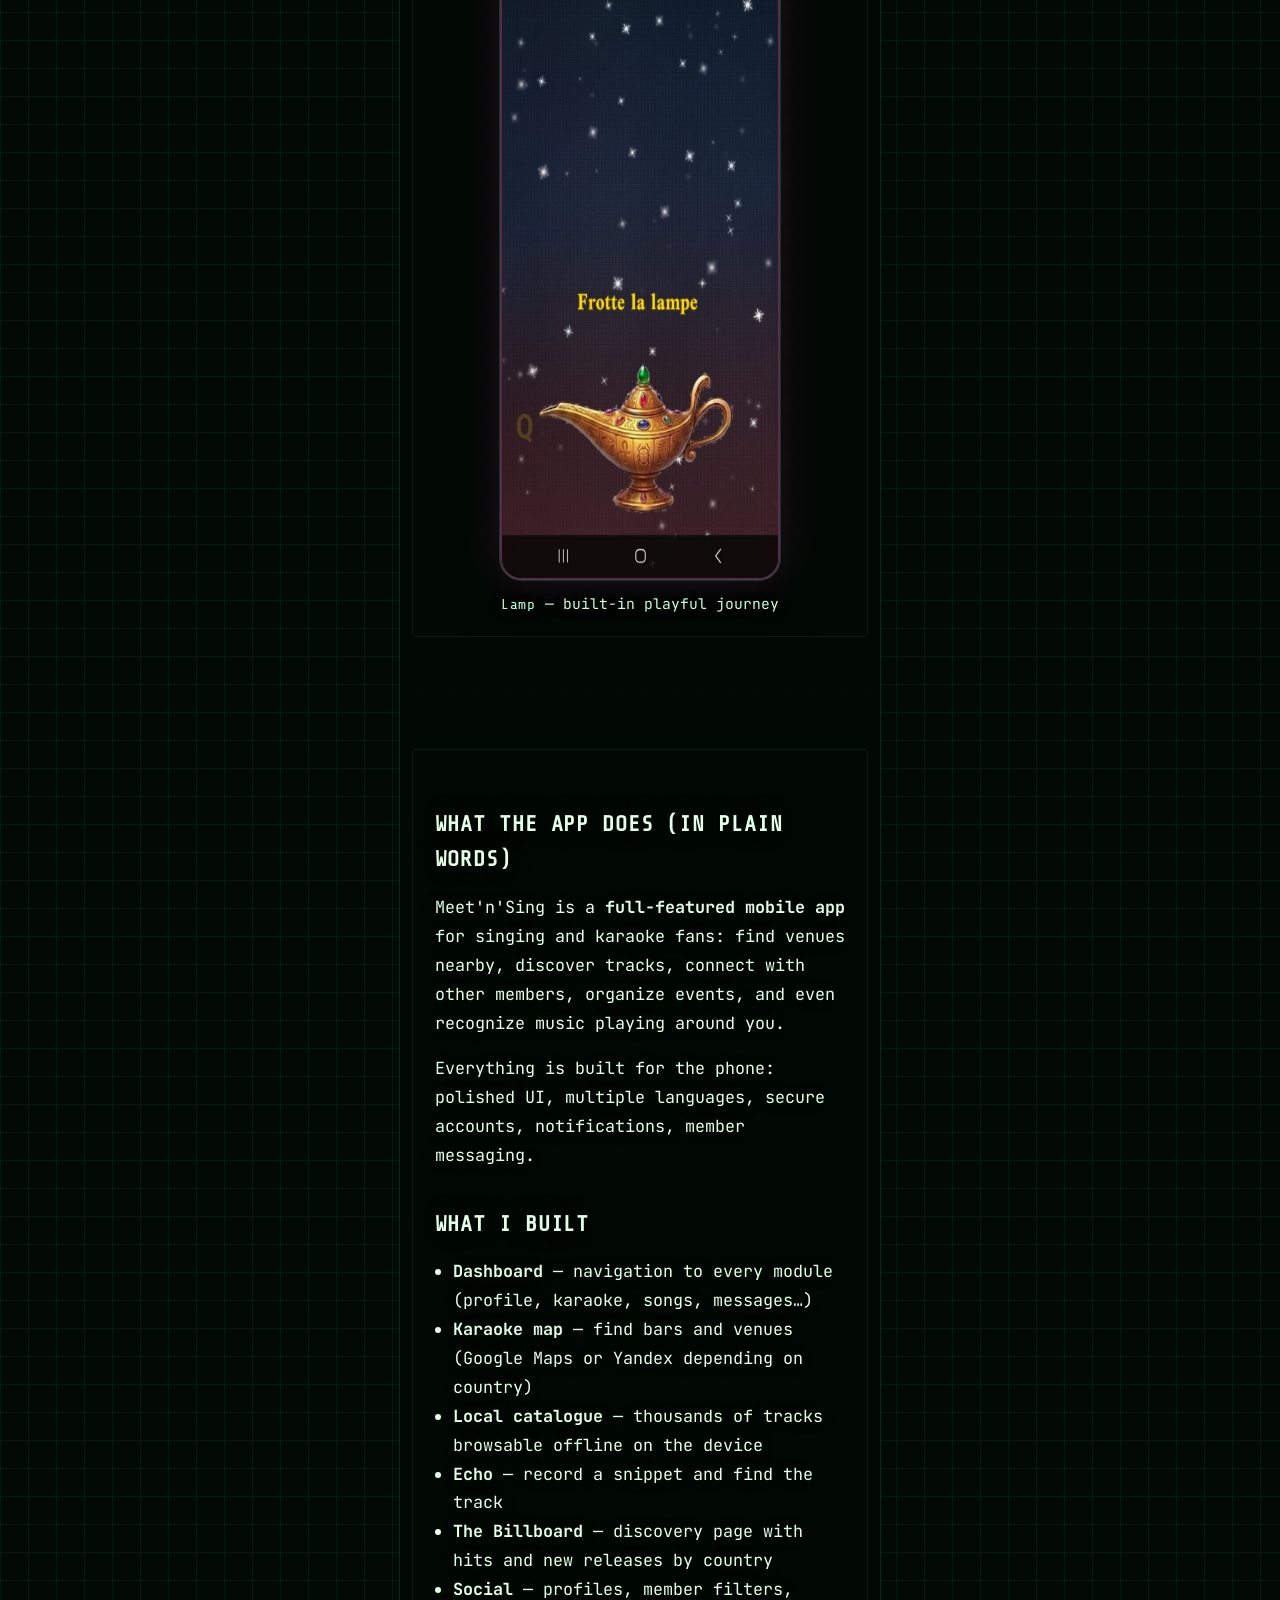
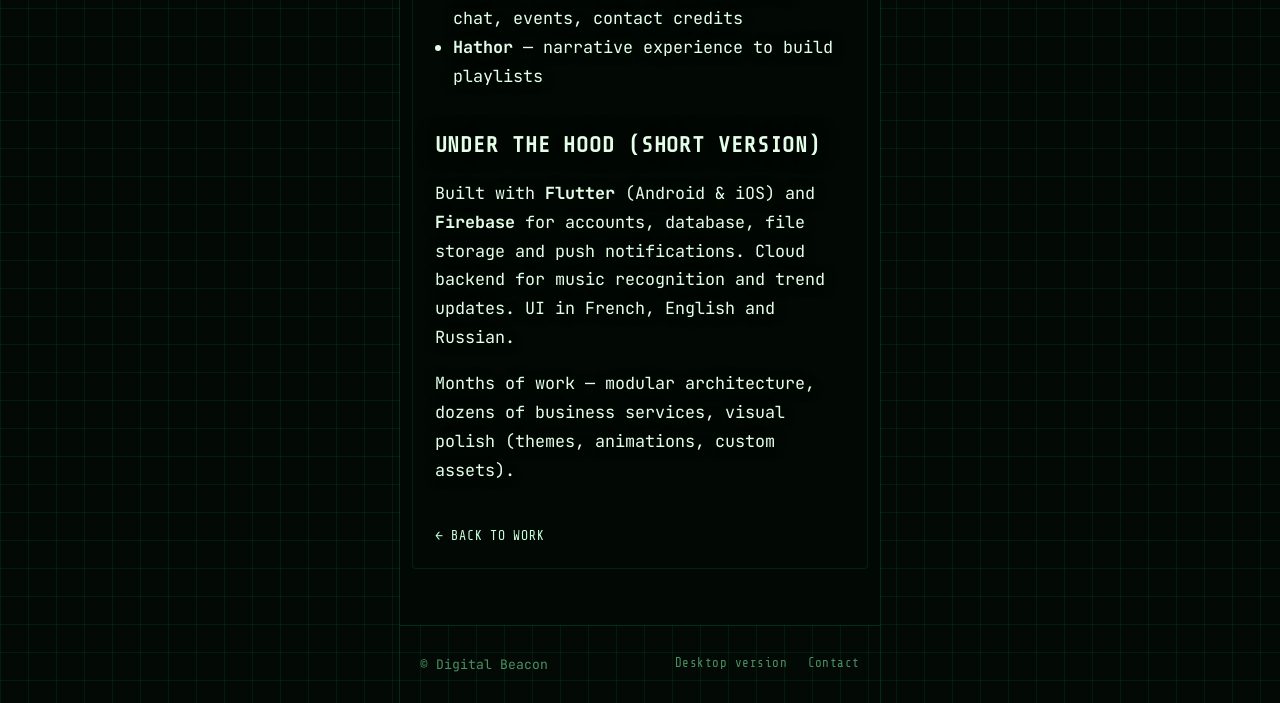
<file: etudes/meetnsing.html>
﻿<!DOCTYPE html>
<html lang="fr">
<head>
  <meta charset="utf-8" />
  <meta name="viewport" content="width=device-width, initial-scale=1" />
  <link rel="icon" href="/assets/favicon.svg" type="image/svg+xml" />
  <link rel="apple-touch-icon" href="/assets/apple-touch-icon.png" />
  <title>Meet'n'Sing — Étude de cas · Phare numérique</title>
  <meta name="description" content="Application mobile Flutter multifonction — karaoké, social, reconnaissance musicale. Étude de cas Phare numérique." />
  <link rel="preconnect" href="https://fonts.googleapis.com" />
  <link rel="preconnect" href="https://fonts.gstatic.com" crossorigin />
  <link href="https://fonts.googleapis.com/css2?family=JetBrains+Mono:wght@400;500;600;700&amp;family=Share+Tech+Mono&amp;display=swap" rel="stylesheet" />
  <link rel="stylesheet" href="../css/main.css?v=20260811" />
  <script src="../js/mobile-persist.js?v=20260811"></script>
</head>
<body data-page="meetnsing">
  <canvas id="matrix-canvas" class="matrix-canvas" aria-hidden="true"></canvas>
  <a class="skip-link" href="#main" data-i18n="common.skip">Aller au contenu</a>

  <header class="site-header">
    <div class="site-header__inner">
      <a class="brand" href="../index.html"><span data-i18n="brand.line1">Phare</span> <span data-i18n="brand.line2" class="brand__accent">numérique</span></a>
      <div class="nav-bar">
        <button class="nav-toggle" type="button" data-nav-toggle aria-expanded="false" aria-controls="site-nav" data-i18n="common.menu">Menu</button>
        <nav class="nav nav-panel" id="site-nav" data-nav data-i18n-aria="common.navLabel" aria-label="Principale">
          <a href="../index.html" data-i18n="nav.home">Accueil</a>
          <a href="../travaux.html" aria-current="page" data-i18n="nav.works">Travaux</a>
          <a href="../a-propos.html" data-i18n="nav.about">À propos</a>
          <a href="../faq.html" data-i18n="nav.faq">FAQ</a>
          <a href="../contact.html" data-i18n="nav.contact">Contact</a>
        </nav>
      </div>
    </div>
  </header>

  <main id="main" class="case-page">
    <header class="page-hero case-page__hero">
      <div class="wrap reveal">
        <p class="case-kicker"><a href="../travaux.html" data-i18n="common.backWorks">← Travaux</a> · <span data-i18n="mns.kicker">Application mobile</span></p>
        <h1>Meet'n'Sing</h1>
        <p data-i18n="mns.lead">App sociale autour de la musique et du karaoké — conçue et développée en Flutter, de l'idée à l'interface que tu vois ici.</p>
        <ul class="stack-tags case-page__tags">
          <li>Flutter</li>
          <li>Firebase</li>
          <li data-i18n="mns.tag.maps">Cartes &amp; géoloc</li>
          <li data-i18n="mns.tag.chat">Messagerie</li>
          <li data-i18n="mns.tag.audio">Reconnaissance audio</li>
        </ul>
      </div>
    </header>

    <section class="case-stats wrap reveal" data-i18n-aria="mns.stats.aria" aria-label="En chiffres">
      <div class="case-stats__item">
        <span class="case-stats__num">70k+</span>
        <span class="case-stats__label" data-i18n="mns.stats.lines">lignes de code</span>
      </div>
      <div class="case-stats__item">
        <span class="case-stats__num">25+</span>
        <span class="case-stats__label" data-i18n="mns.stats.screens">écrans</span>
      </div>
      <div class="case-stats__item">
        <span class="case-stats__num">3</span>
        <span class="case-stats__label" data-i18n="mns.stats.langs">langues (FR · EN · RU)</span>
      </div>
    </section>

    <section class="case-feature wrap reveal" data-i18n-aria="mns.preview.aria" aria-label="Aperçu principal">
      <figure class="phone-frame phone-frame--hero">
        <img src="../assets/meetnsing/01-accueil.png" data-i18n-alt="mns.hero.alt" alt="Écran d'accueil Meet'n'Sing — tableau de bord avec navigation principale" width="400" height="800" loading="eager" />
        <figcaption data-i18n="mns.hero.caption">Accueil — hub de l'app</figcaption>
      </figure>
    </section>

    <section class="section case-gallery-section">
      <div class="wrap">
        <p class="eyebrow reveal" data-i18n="mns.gallery.eyebrow">Captures</p>
        <h2 class="case-gallery__title reveal" data-i18n="mns.gallery.title">Un produit complet</h2>
        <div class="case-gallery">
          <figure class="phone-frame reveal">
            <img src="../assets/meetnsing/07-echo.png" data-i18n-alt="mns.alt.echo" alt="Écran Écho — reconnaissance musicale" width="400" height="800" loading="eager" />
            <figcaption data-i18n-html="mns.cap.echo"><strong>Écho</strong> — identifier un titre en un geste (type Shazam)</figcaption>
          </figure>
          <figure class="phone-frame reveal">
            <img src="../assets/meetnsing/06-hathor-genie.png" data-i18n-alt="mns.alt.hathor" alt="Assistant Hathor — playlist guidée" width="400" height="800" loading="eager" />
            <figcaption data-i18n-html="mns.cap.hathor"><strong>Hathor</strong> — assistant &amp; playlists guidées</figcaption>
          </figure>
          <figure class="phone-frame reveal">
            <img src="../assets/meetnsing/04-detections.png" data-i18n-alt="mns.alt.detect" alt="Historique des détections musicales" width="400" height="800" loading="eager" />
            <figcaption data-i18n-html="mns.cap.detect"><strong>Détections</strong> — historique &amp; bibliothèque</figcaption>
          </figure>
          <figure class="phone-frame reveal">
            <img src="../assets/meetnsing/03-affiche.png" data-i18n-alt="mns.alt.affiche" alt="L'Affiche — découverte musicale" width="400" height="800" loading="eager" />
            <figcaption data-i18n-html="mns.cap.affiche"><strong>L'Affiche</strong> — tendances &amp; nouveautés par pays</figcaption>
          </figure>
          <figure class="phone-frame reveal">
            <img src="../assets/meetnsing/02-profil.png" data-i18n-alt="mns.alt.profil" alt="Profil utilisateur personnalisable" width="400" height="800" loading="eager" />
            <figcaption data-i18n-html="mns.cap.profil"><strong>Profil</strong> — styles, langues, géolocalisation</figcaption>
          </figure>
          <figure class="phone-frame reveal">
            <img src="../assets/meetnsing/05-hathor-lampe.png" data-i18n-alt="mns.alt.lampe" alt="Mini-jeu lampe magique Hathor" width="400" height="800" loading="eager" />
            <figcaption data-i18n-html="mns.cap.lampe"><strong>Lampe</strong> — parcours ludique intégré</figcaption>
          </figure>
        </div>
      </div>
    </section>

    <section class="section">
      <div class="wrap prose reveal">
        <h2 data-i18n="mns.h2.what">Ce que fait l'app (en clair)</h2>
        <p data-i18n-html="mns.p1">
          Meet'n'Sing, c'est une <strong>application mobile multifonction</strong> pour les amateurs de chant et de karaoké :
          trouver des lieux près de chez soi, découvrir des titres, échanger avec d'autres membres, organiser des événements,
          et même reconnaître une musique qui passe à la radio.
        </p>
        <p data-i18n="mns.p2">
          Tout est pensé pour tenir sur un téléphone : interface soignée, plusieurs langues, compte sécurisé,
          notifications, messagerie entre membres.
        </p>

        <h2 data-i18n="mns.h2.built">Ce que j'ai construit</h2>
        <ul>
          <li data-i18n-html="mns.li1"><strong>Tableau de bord</strong> — navigation vers tous les modules (profil, karaokés, chansons, messages…)</li>
          <li data-i18n-html="mns.li2"><strong>Karaokés sur carte</strong> — repérage des bars et salles (Google Maps ou Yandex selon le pays)</li>
          <li data-i18n-html="mns.li3"><strong>Catalogue local</strong> — milliers de titres consultables hors ligne sur le téléphone</li>
          <li data-i18n-html="mns.li4"><strong>Écho</strong> — enregistre un extrait audio et retrouve le morceau</li>
          <li data-i18n-html="mns.li5"><strong>L'Affiche</strong> — page découverte avec les hits et nouveautés par pays</li>
          <li data-i18n-html="mns.li6"><strong>Social</strong> — profils, filtres membres, chat, événements, crédits de contact</li>
          <li data-i18n-html="mns.li7"><strong>Hathor</strong> — expérience narrative pour composer des playlists</li>
        </ul>

        <h2 data-i18n="mns.h2.tech">Sous le capot (version courte)</h2>
        <p data-i18n-html="mns.p3">
          Développée en <strong>Flutter</strong> (Android &amp; iOS), avec <strong>Firebase</strong> pour les comptes,
          la base de données, le stockage fichiers et les notifications.
          Backend cloud pour la reconnaissance musicale et la mise à jour des tendances.
          Interface traduite en français, anglais et russe.
        </p>
        <p data-i18n="mns.p4">
          Projet abouti sur plusieurs mois — architecture modulaire, des dizaines de services métier,
          polish visuel (thèmes, animations, assets sur mesure).
        </p>

        <a class="live-link" href="../travaux.html" data-i18n="mns.back">← Retour aux travaux</a>
      </div>
    </section>
  </main>

  <footer class="site-footer">
    <div class="site-footer__inner">
      <span data-i18n="common.footerShort">© Phare numérique</span>
      <span class="site-footer__links">
        <a href="../index.html" class="mobile-exit-link" data-clear-mobile data-i18n="common.desktopVersion">Version bureau</a>
        <a href="../contact.html" data-i18n="common.contactLink">Contact</a>
      </span>
    </div>
  </footer>

  <script src="../js/i18n.js?v=20260811" defer></script>
  <script src="../js/nav-menu.js?v=20260811" defer></script>
  <script src="../js/matrix.js?v=20260811" defer></script>
  <script src="../js/main.js?v=20260811" defer></script>
</body>
</html>
</file>
<file: css/main.css>
/* Phare numérique — matrix noir / blanc */
/* Polices chargées via <link> dans le HTML (évite @import + cache) */

:root {
  --bg: #030a06;
  --bg-2: #061510;
  --paper: #e4ffe8;
  --ink: #c8ffd9;
  --ink-soft: #8fd4a8;
  --muted: #4a8f62;
  --matrix: #00ff66;
  --matrix-bright: #b8ffcc;
  --line: rgba(0, 255, 120, 0.14);
  --glow: rgba(0, 255, 120, 0.45);
  --max: 1120px;
  --nav-h: 4.25rem;
  --ease: cubic-bezier(0.22, 1, 0.36, 1);
  --font-display: "Share Tech Mono", "JetBrains Mono", monospace;
  --font-body: "JetBrains Mono", monospace;
  --grid: 28px;
}

*,
*::before,
*::after {
  box-sizing: border-box;
}

html {
  scroll-behavior: smooth;
  overflow-x: hidden;
  max-width: 100%;
}

body {
  margin: 0;
  min-height: 100vh;
  overflow-x: hidden;
  max-width: 100%;
  font-family: var(--font-body);
  font-size: 1rem;
  line-height: 1.6;
  color: var(--paper);
  background-color: var(--bg);
  background-image:
    linear-gradient(rgba(0, 255, 120, 0.07) 1px, transparent 1px),
    linear-gradient(90deg, rgba(0, 255, 120, 0.07) 1px, transparent 1px);
  background-size: var(--grid) var(--grid);
}

.matrix-canvas {
  position: fixed;
  inset: 0;
  width: 100%;
  max-width: 100%;
  height: 100%;
  z-index: -1;
  pointer-events: none;
  opacity: 0.68;
}

main {
  position: relative;
}

img {
  max-width: 100%;
  display: block;
}

a {
  color: inherit;
  text-decoration-thickness: 1px;
  text-underline-offset: 0.2em;
  transition: color 0.2s var(--ease), opacity 0.2s var(--ease);
}

a:hover {
  color: var(--ink);
}

:focus-visible {
  outline: 2px solid var(--ink);
  outline-offset: 3px;
}

.skip-link {
  position: absolute;
  left: 1rem;
  top: -3rem;
  background: var(--ink);
  color: var(--bg);
  padding: 0.5rem 0.75rem;
  z-index: 100;
}

.skip-link:focus {
  top: 1rem;
}

/* —— Nav —— */
.site-header {
  position: sticky;
  top: 0;
  z-index: 50;
  height: var(--nav-h);
  display: flex;
  align-items: center;
  border-bottom: 1px solid var(--line);
  background: rgba(3, 10, 6, 0.9);
  backdrop-filter: blur(10px);
  overflow: visible;
}

.site-header__inner {
  display: flex;
  align-items: center;
  justify-content: space-between;
  gap: 1rem;
  overflow: visible;
  position: relative;
}

.site-header__inner,
.wrap {
  width: min(100% - 2.5rem, var(--max));
  margin-inline: auto;
}

.brand {
  font-family: var(--font-display);
  font-weight: 400;
  font-size: 1rem;
  letter-spacing: 0.06em;
  text-transform: uppercase;
  text-decoration: none;
}

.lang-switch {
  display: flex;
  align-items: center;
  gap: 0.35rem;
  margin-left: auto;
  margin-right: 0.5rem;
}

.lang-switch button {
  display: inline-flex;
  align-items: center;
  justify-content: center;
  border: 1px solid var(--line);
  background: rgba(3, 10, 6, 0.85);
  padding: 0.32rem 0.45rem;
  line-height: 0;
  cursor: pointer;
  border-radius: 4px;
  opacity: 0.55;
  transition: opacity 0.2s var(--ease), border-color 0.2s var(--ease), box-shadow 0.2s var(--ease), transform 0.2s var(--ease);
}

.lang-switch .lang-flag {
  display: block;
  width: 1.75rem;
  height: 1.15rem;
  border-radius: 2px;
  box-shadow: 0 0 0 1px rgba(0, 0, 0, 0.45);
}

.lang-switch button:hover {
  opacity: 0.85;
}

.lang-switch button.is-active {
  opacity: 1;
  border-color: var(--matrix);
  box-shadow: 0 0 14px rgba(0, 255, 120, 0.22);
}

.lang-switch button:focus-visible {
  outline: 2px solid var(--ink);
  outline-offset: 2px;
}

.brand__accent {
  color: var(--ink);
  text-shadow: 0 0 12px var(--glow);
  animation: brand-accent-glow 4s ease-in-out infinite;
}

@keyframes brand-accent-glow {
  0%, 100% { text-shadow: 0 0 10px rgba(0, 255, 120, 0.35); }
  50% { text-shadow: 0 0 18px rgba(0, 255, 120, 0.65), 0 0 32px rgba(0, 255, 120, 0.2); }
}

@media (prefers-reduced-motion: reduce) {
  .brand__accent {
    animation: none;
  }
}

.nav {
  display: flex;
  gap: 1.25rem;
  font-family: var(--font-display);
  font-size: 0.8rem;
  letter-spacing: 0.04em;
  text-transform: uppercase;
}

.nav a {
  text-decoration: none;
  opacity: 0.55;
}

.nav a:hover,
.nav a[aria-current="page"] {
  opacity: 1;
  color: var(--ink);
  text-shadow: 0 0 8px rgba(255, 255, 255, 0.35);
}

.nav a[aria-current="page"] {
  box-shadow: inset 0 -2px 0 var(--ink);
}

.nav-toggle {
  display: none;
  border: 1px solid var(--line);
  background: transparent;
  color: var(--paper);
  padding: 0.45rem 0.65rem;
  font-family: var(--font-display);
  font-size: 0.75rem;
  cursor: pointer;
}

/* —— Hero —— */
.hero {
  position: relative;
  min-height: calc(100vh - var(--nav-h));
  display: flex;
  align-items: end;
  overflow: hidden;
  isolation: isolate;
}

.hero__visual {
  position: absolute;
  inset: 0;
  z-index: -1;
  background:
    linear-gradient(105deg, rgba(3, 10, 6, 0.88) 0%, rgba(3, 10, 6, 0.55) 45%, rgba(3, 10, 6, 0.25) 100%),
    radial-gradient(ellipse at 85% 60%, rgba(0, 255, 120, 0.08), transparent 55%);
  pointer-events: none;
}

.hero__visual::after {
  display: none;
}

.hero__layout {
  width: min(100% - 2.5rem, var(--max));
  margin: 0 auto;
  padding: 2.5rem 0 3rem;
  display: grid;
  grid-template-columns: 1fr min(34vw, 300px);
  gap: clamp(1.5rem, 4vw, 3rem);
  align-items: end;
}

.hero__content {
  padding: 1rem 0 0.5rem;
  min-width: 0;
}

.hero__portrait {
  position: relative;
  margin: 0;
  align-self: end;
  justify-self: end;
  width: min(34vw, 300px);
  height: min(68vh, 520px);
}

.hero__portrait-beam {
  position: absolute;
  left: -45%;
  top: 8%;
  width: 90%;
  height: 75%;
  background: linear-gradient(
    118deg,
    rgba(0, 255, 120, 0.4) 0%,
    rgba(0, 255, 120, 0.1) 35%,
    transparent 70%
  );
  filter: blur(18px);
  transform: skewX(-8deg);
  pointer-events: none;
  z-index: 0;
}

.hero__portrait-frame {
  position: relative;
  width: 100%;
  height: 100%;
  overflow: hidden;
  clip-path: polygon(18% 0, 100% 0, 100% 100%, 0 88%);
  border-radius: 0 0 0 2.5rem;
  box-shadow:
    -12px 0 0 var(--matrix),
    0 0 40px rgba(0, 255, 120, 0.25),
    0 24px 48px rgba(0, 0, 0, 0.6);
}

.hero__portrait-frame::after {
  content: "";
  position: absolute;
  inset: 0;
  background: linear-gradient(
    180deg,
    transparent 55%,
    rgba(0, 0, 0, 0.55) 100%
  );
  pointer-events: none;
  z-index: 2;
}

.hero__portrait img {
  width: 100%;
  height: 100%;
  object-fit: cover;
  object-position: center 12%;
  filter: contrast(1.12) grayscale(1);
  transform: scale(1.02);
  -webkit-mask-image: linear-gradient(
    to bottom,
    transparent 0%,
    rgba(0, 0, 0, 0.45) 7%,
    rgba(0, 0, 0, 0.85) 12%,
    #000 20%,
    #000 100%
  );
  mask-image: linear-gradient(
    to bottom,
    transparent 0%,
    rgba(0, 0, 0, 0.45) 7%,
    rgba(0, 0, 0, 0.85) 12%,
    #000 20%,
    #000 100%
  );
}

.hero__portrait--gommage.is-gommage-running .hero__portrait-frame img {
  opacity: 0;
}

.hero__portrait--gommage.is-gommage-done:not(.is-gommage-fallback) .hero__portrait-frame img {
  opacity: 0;
}

.hero__portrait-gommage {
  position: absolute;
  inset: 0;
  z-index: 3;
  pointer-events: none;
}

@media (prefers-reduced-motion: reduce) {
  .hero__portrait--gommage .hero__portrait-frame img {
    opacity: 1;
  }
}

.hero__brand {
  position: relative;
  isolation: isolate;
  font-family: var(--font-display);
  font-weight: 400;
  font-size: clamp(2.4rem, 8vw, 4.8rem);
  line-height: 1;
  letter-spacing: 0.02em;
  text-transform: uppercase;
  margin: 0 0 1.25rem;
  max-width: 14ch;
  background-image: linear-gradient(
    102deg,
    var(--ink) 0%,
    var(--ink) 36%,
    var(--matrix-bright) 44%,
    #f0fff4 50%,
    var(--matrix-bright) 56%,
    var(--ink) 64%,
    var(--ink) 100%
  );
  background-size: 280% 100%;
  background-position: 115% 0;
  -webkit-background-clip: text;
  background-clip: text;
  -webkit-text-fill-color: transparent;
  animation:
    hero-phare-sweep 5.5s ease-in-out infinite,
    hero-phare-glow 5.5s ease-in-out infinite;
}

.hero__brand::before {
  content: "";
  position: absolute;
  left: -5%;
  top: 42%;
  width: 130%;
  height: 55%;
  background: linear-gradient(
    108deg,
    transparent 0%,
    rgba(0, 255, 120, 0.04) 28%,
    rgba(184, 255, 204, 0.22) 42%,
    rgba(0, 255, 120, 0.12) 52%,
    transparent 72%
  );
  filter: blur(14px);
  transform-origin: 8% 50%;
  animation: hero-phare-beam 5.5s ease-in-out infinite;
  pointer-events: none;
  z-index: -1;
}

.hero__brand em {
  font-style: normal;
  -webkit-text-fill-color: transparent;
  color: inherit;
  text-shadow: none;
}

@keyframes hero-phare-sweep {
  0%, 18% { background-position: 115% 0; }
  48%, 58% { background-position: -15% 0; }
  82%, 100% { background-position: 115% 0; }
}

@keyframes hero-phare-glow {
  0%, 20%, 80%, 100% {
    filter: drop-shadow(0 0 14px rgba(0, 255, 120, 0.22));
  }
  50% {
    filter:
      drop-shadow(0 0 26px rgba(0, 255, 120, 0.55))
      drop-shadow(0 0 48px rgba(0, 255, 120, 0.18));
  }
}

@keyframes hero-phare-beam {
  0%, 18% { opacity: 0.25; transform: rotate(-14deg) scaleX(0.65); }
  48%, 58% { opacity: 1; transform: rotate(6deg) scaleX(1); }
  82%, 100% { opacity: 0.25; transform: rotate(-14deg) scaleX(0.65); }
}

@media (prefers-reduced-motion: reduce) {
  .hero__brand {
    animation: none;
    background: none;
    -webkit-text-fill-color: var(--ink);
    color: var(--ink);
    filter: drop-shadow(0 0 14px rgba(0, 255, 120, 0.3));
  }

  .hero__brand::before {
    animation: none;
    opacity: 0.35;
    transform: rotate(-6deg);
  }

  .hero__brand em {
    -webkit-text-fill-color: var(--ink);
    color: var(--ink);
  }
}

.hero__title {
  font-family: var(--font-body);
  font-weight: 500;
  font-size: clamp(1.1rem, 2.2vw, 1.45rem);
  line-height: 1.35;
  margin: 0 0 0.85rem;
  max-width: 32ch;
  color: var(--ink-soft);
}

.hero__lead {
  margin: 0 0 1.75rem;
  color: var(--muted);
  max-width: 38ch;
  font-size: 0.92rem;
}

.cta-row {
  display: flex;
  flex-wrap: wrap;
  gap: 0.75rem 1rem;
}

.btn {
  display: inline-flex;
  align-items: center;
  justify-content: center;
  gap: 0.4rem;
  font-family: var(--font-display);
  font-size: 0.8rem;
  letter-spacing: 0.06em;
  text-transform: uppercase;
  text-decoration: none;
  padding: 0.85rem 1.25rem;
  border: 1px solid transparent;
  transition: transform 0.2s var(--ease), background 0.2s var(--ease), color 0.2s var(--ease), border-color 0.2s var(--ease), box-shadow 0.2s var(--ease);
}

.btn:hover {
  transform: translateY(-2px);
  color: inherit;
}

.btn--primary {
  background: var(--matrix);
  color: var(--bg);
}

.btn--primary:hover {
  background: var(--matrix-bright);
  color: var(--bg);
  box-shadow: 0 0 24px rgba(0, 255, 120, 0.45);
}

.btn--ghost {
  background: transparent;
  border-color: rgba(0, 255, 120, 0.45);
  color: var(--paper);
}

.btn--ghost:hover {
  border-color: var(--matrix);
  color: var(--matrix-bright);
  box-shadow: 0 0 16px rgba(0, 255, 120, 0.25);
}

/* —— Reveal motion —— */
.reveal {
  opacity: 0;
  transform: translateY(1.25rem);
  transition: opacity 0.7s var(--ease), transform 0.7s var(--ease);
}

.reveal.is-in {
  opacity: 1;
  transform: none;
}

.hero .reveal:nth-child(1) { transition-delay: 0.05s; }
.hero .reveal:nth-child(2) { transition-delay: 0.15s; }
.hero .reveal:nth-child(3) { transition-delay: 0.25s; }
.hero .reveal:nth-child(4) { transition-delay: 0.35s; }

/* —— Page sections —— */
.page-hero {
  padding: 3.5rem 0 2rem;
  border-bottom: 1px solid var(--line);
  background: rgba(3, 10, 6, 0.82);
  backdrop-filter: blur(8px);
}

.page-hero .wrap {
  padding: 1.25rem 1.35rem;
  background: rgba(3, 10, 6, 0.55);
  border: 1px solid var(--line);
  border-radius: 4px;
}

.page-hero h1 {
  font-family: var(--font-display);
  font-size: clamp(2.25rem, 5.5vw, 3.4rem);
  letter-spacing: 0.04em;
  text-transform: uppercase;
  line-height: 1.05;
  margin: 0 0 0.85rem;
  color: var(--paper);
  text-shadow:
    0 0 28px rgba(0, 0, 0, 0.95),
    0 2px 6px rgba(0, 0, 0, 0.85);
}

.page-hero p {
  margin: 0;
  color: var(--ink);
  max-width: 50ch;
  font-size: 1.08rem;
  line-height: 1.65;
  text-shadow: 0 1px 10px rgba(0, 0, 0, 0.9);
}

.section {
  padding: 3.5rem 0;
  background: rgba(3, 10, 6, 0.78);
  backdrop-filter: blur(6px);
}

.section--tight {
  padding: 2.5rem 0 4rem;
  background: rgba(3, 10, 6, 0.78);
  backdrop-filter: blur(6px);
}

.section .wrap,
.section--tight .wrap {
  padding: 1.25rem 1.35rem;
  background: rgba(3, 10, 6, 0.5);
  border: 1px solid rgba(0, 255, 120, 0.1);
  border-radius: 4px;
}

.eyebrow {
  font-family: var(--font-display);
  font-size: 0.72rem;
  letter-spacing: 0.12em;
  text-transform: uppercase;
  color: var(--ink-soft);
  margin: 0 0 0.5rem;
}

/* —— Work list —— */
.work-list {
  list-style: none;
  margin: 0;
  padding: 0;
}

.work-item {
  display: grid;
  grid-template-columns: 4.5rem 1fr auto;
  gap: 1rem 1.5rem;
  align-items: baseline;
  padding: 1.75rem 0;
  border-bottom: 1px solid var(--line);
  text-decoration: none;
  color: inherit;
}

.work-item:hover .work-item__title {
  color: var(--ink);
  text-shadow: 0 0 10px rgba(255, 255, 255, 0.3);
}

.work-item__num {
  font-family: var(--font-display);
  font-size: 0.85rem;
  color: var(--muted);
}

.work-item__title {
  font-family: var(--font-display);
  font-size: clamp(1.2rem, 3vw, 1.75rem);
  letter-spacing: 0.03em;
  text-transform: uppercase;
  margin: 0 0 0.35rem;
  transition: color 0.2s var(--ease), text-shadow 0.2s var(--ease);
}

/* Liens version mobile — accueil uniquement pour entrer, sortie si mode actif */
.mobile-enter-link {
  display: inline;
}

html.force-mobile .mobile-enter-link {
  display: none;
}

.mobile-exit-link {
  display: none;
}

html.force-mobile .mobile-exit-link {
  display: inline;
}

.work-item__meta {
  margin: 0;
  color: var(--ink-soft);
  font-size: 0.95rem;
  max-width: 48ch;
  text-shadow: 0 1px 8px rgba(0, 0, 0, 0.85);
}

.work-item__go {
  font-family: var(--font-display);
  font-size: 0.78rem;
  letter-spacing: 0.06em;
  text-transform: uppercase;
  white-space: nowrap;
  align-self: center;
  opacity: 0.6;
}

.work-item:hover .work-item__go {
  opacity: 1;
}

/* —— Case study —— */
.case-kicker {
  font-family: var(--font-display);
  font-size: 0.88rem;
  letter-spacing: 0.08em;
  text-transform: uppercase;
  color: var(--ink);
  margin: 0 0 1rem;
  text-shadow: 0 1px 8px rgba(0, 0, 0, 0.85);
}

.case-kicker a {
  text-decoration: none;
}

.prose {
  max-width: 62ch;
}

.prose h2 {
  font-family: var(--font-display);
  font-size: 1.38rem;
  letter-spacing: 0.04em;
  text-transform: uppercase;
  margin: 2.25rem 0 0.85rem;
  color: var(--paper);
  text-shadow: 0 0 20px rgba(0, 0, 0, 0.9);
}

.prose p,
.prose li {
  color: var(--paper);
  font-size: 1.05rem;
  line-height: 1.72;
  text-shadow: 0 1px 12px rgba(0, 0, 0, 0.88);
}

.prose code {
  font-size: 0.88em;
  color: var(--matrix-bright);
  background: rgba(0, 255, 120, 0.08);
  padding: 0.12em 0.35em;
  border-radius: 3px;
}

.prose ul {
  padding-left: 1.15rem;
}

.stack-tags {
  display: flex;
  flex-wrap: wrap;
  gap: 0.5rem;
  margin: 1rem 0 0;
  padding: 0;
  list-style: none;
}

.stack-tags li {
  font-family: var(--font-display);
  font-size: 0.7rem;
  letter-spacing: 0.06em;
  text-transform: uppercase;
  padding: 0.35rem 0.65rem;
  border: 1px solid var(--line);
  background: rgba(255, 255, 255, 0.04);
}

.live-link {
  display: inline-flex;
  margin-top: 1.5rem;
  font-family: var(--font-display);
  font-size: 0.82rem;
  letter-spacing: 0.06em;
  text-transform: uppercase;
  text-decoration: none;
  color: var(--ink);
}

.live-link:hover {
  text-shadow: 0 0 10px var(--glow);
}

/* —— Case study page (Meet'n'Sing…) —— */
.case-page__hero {
  background: rgba(3, 10, 6, 0.88);
}

.case-page__hero .wrap {
  padding: 1.5rem 1.35rem;
  background: rgba(3, 10, 6, 0.65);
  border: 1px solid var(--line);
  border-radius: 4px;
}

.case-page__hero h1 {
  background: linear-gradient(120deg, var(--paper) 0%, var(--matrix-bright) 45%, #ff6ec7 100%);
  -webkit-background-clip: text;
  background-clip: text;
  color: transparent;
  filter: drop-shadow(0 2px 8px rgba(0, 0, 0, 0.95));
}

.case-page__hero > .wrap > p {
  font-size: 1.1rem;
  color: var(--ink);
  line-height: 1.65;
  text-shadow: 0 1px 10px rgba(0, 0, 0, 0.9);
}

.case-page__tags {
  margin-top: 1.25rem;
}

.case-stats {
  display: grid;
  grid-template-columns: repeat(3, 1fr);
  gap: 1rem;
  padding: 1.25rem 1.35rem 2.5rem;
  border-bottom: 1px solid var(--line);
  background: rgba(3, 10, 6, 0.8);
  backdrop-filter: blur(6px);
  border: 1px solid rgba(0, 255, 120, 0.1);
  border-radius: 4px;
}

.case-stats__item {
  padding: 1rem 0.75rem;
  border: 1px solid var(--line);
  background: rgba(3, 10, 6, 0.72);
  text-align: center;
}

.case-stats__num {
  display: block;
  font-family: var(--font-display);
  font-size: clamp(1.4rem, 4vw, 2rem);
  color: var(--matrix-bright);
  letter-spacing: 0.04em;
}

.case-stats__label {
  display: block;
  margin-top: 0.35rem;
  font-size: 0.82rem;
  color: var(--ink);
  letter-spacing: 0.04em;
  text-transform: uppercase;
  text-shadow: 0 1px 8px rgba(0, 0, 0, 0.85);
}

.case-feature {
  padding: 2.5rem 0 1rem;
  display: flex;
  justify-content: center;
  background: rgba(3, 10, 6, 0.75);
  backdrop-filter: blur(6px);
}

.phone-frame {
  margin: 0;
  max-width: 280px;
  position: relative;
}

.phone-frame img {
  width: 100%;
  border-radius: 1.35rem;
  border: 2px solid rgba(255, 110, 199, 0.35);
  box-shadow:
    0 0 0 1px rgba(0, 255, 120, 0.2),
    0 0 40px rgba(255, 110, 199, 0.15),
    0 24px 48px rgba(0, 0, 0, 0.55);
  transition: transform 0.35s var(--ease), box-shadow 0.35s var(--ease);
}

.phone-frame:hover img {
  transform: translateY(-6px) scale(1.02);
  box-shadow:
    0 0 0 1px rgba(0, 255, 120, 0.35),
    0 0 50px rgba(255, 110, 199, 0.25),
    0 32px 56px rgba(0, 0, 0, 0.6);
}

.phone-frame figcaption {
  margin-top: 0.85rem;
  font-size: 0.92rem;
  color: var(--ink);
  text-align: center;
  line-height: 1.45;
  text-shadow: 0 1px 10px rgba(0, 0, 0, 0.9);
}

.phone-frame figcaption strong {
  color: var(--matrix-bright);
  font-family: var(--font-display);
  font-weight: 400;
  letter-spacing: 0.04em;
}

.phone-frame--hero {
  max-width: min(72vw, 320px);
}

.phone-frame--hero figcaption {
  font-family: var(--font-display);
  font-size: 0.78rem;
  letter-spacing: 0.08em;
  text-transform: uppercase;
  color: var(--muted);
}

/* Captures bureau complètes — recadrage haut/bas (chrome + barre des tâches) */
.shot-frame {
  margin: 0 auto;
  max-width: min(95vw, 820px);
  overflow: hidden;
  border-radius: 6px;
  border: 1px solid var(--line);
  box-shadow:
    0 0 0 1px rgba(0, 255, 120, 0.15),
    0 20px 40px rgba(0, 0, 0, 0.45);
  background: rgba(3, 10, 6, 0.9);
}

.shot-frame img {
  display: block;
  width: 100%;
  height: auto;
  clip-path: inset(7.5% 0 9.5% 0);
  transform: scale(1.06);
  transform-origin: center center;
}

.shot-frame figcaption {
  margin-top: 0.85rem;
  font-size: 0.92rem;
  color: var(--ink);
  text-align: center;
  line-height: 1.45;
  text-shadow: 0 1px 10px rgba(0, 0, 0, 0.9);
}

.shot-frame figcaption strong {
  color: var(--matrix-bright);
  font-family: var(--font-display);
  font-weight: 400;
  letter-spacing: 0.04em;
}

/* Horloge Houriez — capture détourée (PNG alpha) */
.horloge-frame {
  margin: 0 auto;
  max-width: min(92vw, 440px);
  text-align: center;
}

.horloge-frame img {
  display: block;
  width: 100%;
  height: auto;
  filter: drop-shadow(0 18px 42px rgba(0, 0, 0, 0.55))
    drop-shadow(0 0 28px rgba(0, 255, 120, 0.12));
  transition: transform 0.35s ease, filter 0.35s ease;
}

.horloge-frame:hover img {
  transform: translateY(-6px) scale(1.02);
  filter: drop-shadow(0 22px 48px rgba(0, 0, 0, 0.6))
    drop-shadow(0 0 36px rgba(255, 110, 199, 0.18));
}

.horloge-frame figcaption {
  margin-top: 0.85rem;
  font-size: 0.92rem;
  color: var(--ink);
  font-family: var(--font-display);
  letter-spacing: 0.06em;
  text-transform: uppercase;
  text-shadow: 0 1px 10px rgba(0, 0, 0, 0.9);
}

.horloge-frame--hero {
  max-width: min(88vw, 460px);
}

.case-gallery-note {
  margin: 0 0 1.75rem;
  font-size: 0.82rem;
  color: var(--ink-soft);
  line-height: 1.5;
  font-style: italic;
}

.case-gallery .shot-frame {
  max-width: 100%;
  width: min(100%, 820px);
  justify-self: center;
}

html.force-mobile .case-gallery .shot-frame {
  width: min(92vw, 820px);
}

@media (max-width: 760px) {
  .case-gallery .shot-frame {
    width: min(92vw, 820px);
  }
}

.case-gallery-section {
  padding-top: 1rem;
  background: rgba(3, 10, 6, 0.78);
  backdrop-filter: blur(6px);
}

.case-gallery-section .wrap {
  padding: 1.25rem 1.35rem;
  background: rgba(3, 10, 6, 0.5);
  border: 1px solid rgba(0, 255, 120, 0.1);
  border-radius: 4px;
}

.case-gallery__title {
  font-family: var(--font-display);
  font-size: 1.25rem;
  letter-spacing: 0.04em;
  text-transform: uppercase;
  margin: 0 0 2rem;
  text-shadow: 0 0 20px rgba(0, 0, 0, 0.9);
}

.case-gallery {
  display: grid;
  grid-template-columns: repeat(auto-fill, minmax(220px, 1fr));
  gap: 2rem 1.5rem;
  align-items: start;
}

.case-gallery .phone-frame {
  max-width: 100%;
  justify-self: center;
  width: min(100%, 260px);
}

@media (max-width: 760px) {
  .case-stats {
    grid-template-columns: 1fr;
  }

  .case-gallery {
    grid-template-columns: 1fr;
    gap: 2.5rem;
  }

  .case-gallery .phone-frame {
    width: min(85vw, 280px);
    margin-inline: auto;
  }

  /* Captures toujours visibles — pas bloquées par reveal */
  .case-page .case-gallery-section .phone-frame.reveal,
  .case-page .case-gallery-section .shot-frame.reveal {
    opacity: 1;
    transform: none;
  }
}

html.force-mobile .case-gallery {
  grid-template-columns: 1fr;
  gap: 2.5rem;
}

html.force-mobile .case-gallery .phone-frame {
  width: min(85vw, 280px);
  margin-inline: auto;
}

html.force-mobile .case-page .case-gallery-section .phone-frame.reveal,
html.force-mobile .case-page .case-gallery-section .shot-frame.reveal {
  opacity: 1;
  transform: none;
}

/* —— About / contact —— */
.split {
  display: grid;
  grid-template-columns: 1.1fr 0.9fr;
  gap: 3rem;
  align-items: start;
}

.panel {
  padding: 1.5rem;
  border: 1px solid var(--line);
  background: rgba(255, 255, 255, 0.03);
}

.panel h2 {
  font-family: var(--font-display);
  font-size: 1rem;
  letter-spacing: 0.04em;
  text-transform: uppercase;
  margin: 0 0 0.75rem;
}

.panel p {
  margin: 0 0 0.75rem;
  color: var(--ink-soft);
  font-size: 0.92rem;
}

.panel p:last-child {
  margin-bottom: 0;
}

.contact-mail {
  font-family: var(--font-display);
  font-size: clamp(1rem, 3vw, 1.4rem);
  text-decoration: none;
  letter-spacing: 0.04em;
}

.contact-list {
  list-style: none;
  margin: 1.5rem 0 0;
  padding: 0;
}

.contact-list li {
  padding: 0.65rem 0;
  border-top: 1px solid var(--line);
  font-family: var(--font-display);
  font-size: 0.88rem;
  letter-spacing: 0.03em;
}

.contact-list a {
  text-decoration: none;
  display: flex;
  justify-content: space-between;
  gap: 1rem;
}

/* —— Footer —— */
.site-footer {
  margin-top: auto;
  border-top: 1px solid var(--line);
  padding: 1.75rem 0;
  font-size: 0.82rem;
  color: var(--muted);
}

.site-footer__inner {
  width: min(100% - 2.5rem, var(--max));
  margin-inline: auto;
  display: flex;
  flex-wrap: wrap;
  justify-content: space-between;
  gap: 0.75rem 1.5rem;
  align-items: center;
}

.site-footer__links {
  display: flex;
  flex-wrap: wrap;
  gap: 1rem 1.25rem;
}

.site-footer a {
  text-decoration: none;
  font-family: var(--font-display);
  font-size: 0.78rem;
  letter-spacing: 0.04em;
}

/* —— Home strip —— */
.home-strip {
  padding: 3rem 0 4rem;
  border-top: 1px solid var(--line);
  background: rgba(0, 0, 0, 0.25);
}

.home-strip h2 {
  font-family: var(--font-display);
  font-size: 1.25rem;
  letter-spacing: 0.04em;
  text-transform: uppercase;
  margin: 0 0 1.5rem;
}

/* —— Mobile nav escalier (Fruchart §8bis) —— */
@keyframes phNavUnfold {
  from {
    max-height: 0;
    padding-top: 0;
    padding-bottom: 0;
    margin-bottom: 0;
    transform: translateY(-10px);
    overflow: hidden;
  }
  to {
    max-height: 52px;
    padding-top: 0.55rem;
    padding-bottom: 0.55rem;
    margin-bottom: 6px;
    transform: translateY(0);
    overflow: hidden;
  }
}

@keyframes phNavFold {
  from {
    max-height: 52px;
    padding-top: 0.55rem;
    padding-bottom: 0.55rem;
    margin-bottom: 6px;
    transform: translateY(0);
    overflow: hidden;
  }
  to {
    max-height: 0;
    padding-top: 0;
    padding-bottom: 0;
    margin-bottom: 0;
    transform: translateY(-10px);
    overflow: hidden;
  }
}

.nav-bar {
  position: relative;
  flex-shrink: 0;
  z-index: 2;
}

/* Menu ouvert — au-dessus de tout le contenu (Fruchart §8bis) */
body.nav-menu-open .site-header {
  z-index: 100050;
  isolation: isolate;
  overflow: visible;
}

body.nav-menu-open .site-header__inner {
  z-index: 100051;
  overflow: visible;
}

body.nav-menu-open .nav-bar {
  z-index: 100052;
  isolation: isolate;
}

body.nav-menu-open .lang-switch {
  z-index: 100052;
}

body.nav-menu-open .nav.is-open,
body.nav-menu-open .nav[data-menu-state="opening"],
body.nav-menu-open .nav[data-menu-state="closing"] {
  z-index: 100060;
}

body.nav-menu-open .nav a {
  position: relative;
  z-index: 100061;
}

/* backdrop-filter sur le contenu = couche GPU au-dessus du menu sticky */
body.nav-menu-open .page-hero,
body.nav-menu-open .section,
body.nav-menu-open .section--tight,
body.nav-menu-open .case-stats,
body.nav-menu-open .case-gallery-section,
body.nav-menu-open .case-feature {
  backdrop-filter: none;
}

@media (max-width: 760px) {
  .nav-toggle {
    display: inline-flex;
  }

  .nav-bar {
    position: relative;
  }

  .nav {
    position: absolute;
    top: calc(100% + 6px);
    right: 0;
    left: auto;
    flex-direction: column;
    align-items: flex-end;
    gap: 0;
    min-width: 0;
    width: max-content;
    max-width: min(calc(100vw - 24px), 280px);
    padding: 0;
    background: transparent;
    border: none;
    display: none;
    z-index: 100060;
  }

  .nav.is-open {
    display: flex;
  }

  .nav a {
    display: block;
    width: max-content;
    min-width: 118px;
    max-width: calc(100vw - 48px);
    align-self: flex-end;
    text-align: center;
    padding: 0.55rem 0.85rem;
    margin-bottom: 6px;
    border: 1px solid var(--matrix);
    background: rgba(3, 10, 6, 0.98);
    box-shadow: 0 0 14px rgba(0, 255, 120, 0.18);
    opacity: 1;
    position: relative;
    z-index: 100061;
  }

  .nav a[aria-current="page"] {
    box-shadow: 0 0 16px rgba(0, 255, 120, 0.35);
    border-color: var(--matrix-bright);
  }

  .nav a:nth-child(1) { margin-right: 0; }
  .nav a:nth-child(2) { margin-right: 12px; }
  .nav a:nth-child(3) { margin-right: 24px; }
  .nav a:nth-child(4) { margin-right: 36px; }
  .nav a:nth-child(5) { margin-right: 48px; }

  .nav[data-menu-state="opening"] a {
    overflow: hidden;
    pointer-events: none;
    animation: phNavUnfold 0.34s ease both;
  }

  .nav[data-menu-state="opening"] a:nth-child(1) { animation-delay: 0.04s; }
  .nav[data-menu-state="opening"] a:nth-child(2) { animation-delay: 0.08s; }
  .nav[data-menu-state="opening"] a:nth-child(3) { animation-delay: 0.12s; }
  .nav[data-menu-state="opening"] a:nth-child(4) { animation-delay: 0.16s; }
  .nav[data-menu-state="opening"] a:nth-child(5) { animation-delay: 0.20s; }

  .nav[data-menu-state="open"] a {
    max-height: none;
    overflow: visible;
    transform: none;
    animation: none;
    pointer-events: auto;
    cursor: pointer;
  }

  .nav[data-menu-state="closing"] a {
    pointer-events: none;
    animation: phNavFold 0.34s ease both;
  }

  .nav[data-menu-state="closing"] a:nth-child(5) { animation-delay: 0.04s; }
  .nav[data-menu-state="closing"] a:nth-child(4) { animation-delay: 0.08s; }
  .nav[data-menu-state="closing"] a:nth-child(3) { animation-delay: 0.12s; }
  .nav[data-menu-state="closing"] a:nth-child(2) { animation-delay: 0.16s; }
  .nav[data-menu-state="closing"] a:nth-child(1) { animation-delay: 0.20s; }

  .work-item {
    grid-template-columns: 2.5rem 1fr;
  }

  .work-item__go {
    grid-column: 2;
  }

  .split {
    grid-template-columns: 1fr;
    gap: 1.5rem;
  }

  .hero__layout {
    grid-template-columns: 1fr;
    padding-bottom: 2rem;
  }

  .hero__portrait {
    order: -1;
    width: min(72vw, 260px);
    height: min(96vw, 340px);
    justify-self: start;
    margin-bottom: 0.5rem;
  }

  .hero__portrait::after {
    content: "";
    position: absolute;
    inset: 0;
    z-index: 4;
    pointer-events: none;
    background:
      linear-gradient(
        to left,
        var(--bg) 0%,
        rgba(3, 10, 6, 0.72) 5%,
        rgba(3, 10, 6, 0.2) 11%,
        transparent 19%
      ),
      linear-gradient(
        128deg,
        var(--bg) 0%,
        rgba(3, 10, 6, 0.62) 7%,
        rgba(3, 10, 6, 0.16) 13%,
        transparent 21%
      ),
      linear-gradient(
        180deg,
        var(--bg) 0%,
        rgba(3, 10, 6, 0.68) 5%,
        rgba(3, 10, 6, 0.22) 11%,
        rgba(3, 10, 6, 0.05) 17%,
        transparent 23%
      );
  }

  .hero__portrait-frame {
    clip-path: polygon(11% 0, 100% 0, 100% 100%, 0 91%);
    border-radius: 0 0 0 1.75rem;
    box-shadow:
      -8px 0 0 var(--matrix),
      0 0 24px rgba(0, 255, 120, 0.2),
      0 16px 32px rgba(0, 0, 0, 0.5);
  }

  .hero__portrait img {
    object-position: center 26%;
    -webkit-mask-image:
      linear-gradient(to left, transparent 0%, rgba(0, 0, 0, 0.45) 4%, #000 13%, #000 100%),
      linear-gradient(128deg, transparent 0%, rgba(0, 0, 0, 0.3) 7%, #000 17%, #000 100%),
      linear-gradient(to bottom, transparent 0%, rgba(0, 0, 0, 0.45) 4%, #000 15%, #000 100%);
    -webkit-mask-composite: source-in;
    mask-image:
      linear-gradient(to left, transparent 0%, rgba(0, 0, 0, 0.45) 4%, #000 13%, #000 100%),
      linear-gradient(128deg, transparent 0%, rgba(0, 0, 0, 0.3) 7%, #000 17%, #000 100%),
      linear-gradient(to bottom, transparent 0%, rgba(0, 0, 0, 0.45) 4%, #000 15%, #000 100%);
    mask-composite: intersect;
  }

  .hero__content {
    padding-top: 0;
    padding-bottom: 0;
  }

  .hero {
    overflow: hidden;
  }

  .hero__portrait-beam {
    left: -25%;
    width: 75%;
  }

  .matrix-canvas {
    opacity: 0.62;
  }
}

/* force-mobile — même menu escalier que @media mobile */
html.force-mobile .nav-toggle {
  display: inline-flex;
}

html.force-mobile .nav-bar {
  position: relative;
}

html.force-mobile .nav {
  position: absolute;
  top: calc(100% + 6px);
  right: 0;
  left: auto;
  flex-direction: column;
  align-items: flex-end;
  gap: 0;
  min-width: 0;
  width: max-content;
  max-width: min(calc(100vw - 24px), 280px);
  padding: 0;
  background: transparent;
  border: none;
  display: none;
  z-index: 100060;
}

html.force-mobile .nav.is-open {
  display: flex;
}

html.force-mobile .nav a {
  display: block;
  width: max-content;
  min-width: 118px;
  max-width: calc(100vw - 48px);
  align-self: flex-end;
  text-align: center;
  padding: 0.55rem 0.85rem;
  margin-bottom: 6px;
  border: 1px solid var(--matrix);
  background: rgba(3, 10, 6, 0.98);
  box-shadow: 0 0 14px rgba(0, 255, 120, 0.18);
  opacity: 1;
  position: relative;
  z-index: 100061;
}

html.force-mobile .nav a[aria-current="page"] {
  box-shadow: 0 0 16px rgba(0, 255, 120, 0.35);
  border-color: var(--matrix-bright);
}

html.force-mobile .nav a:nth-child(1) { margin-right: 0; }
html.force-mobile .nav a:nth-child(2) { margin-right: 12px; }
html.force-mobile .nav a:nth-child(3) { margin-right: 24px; }
html.force-mobile .nav a:nth-child(4) { margin-right: 36px; }
html.force-mobile .nav a:nth-child(5) { margin-right: 48px; }

html.force-mobile .nav[data-menu-state="opening"] a {
  overflow: hidden;
  pointer-events: none;
  animation: phNavUnfold 0.34s ease both;
}

html.force-mobile .nav[data-menu-state="opening"] a:nth-child(1) { animation-delay: 0.04s; }
html.force-mobile .nav[data-menu-state="opening"] a:nth-child(2) { animation-delay: 0.08s; }
html.force-mobile .nav[data-menu-state="opening"] a:nth-child(3) { animation-delay: 0.12s; }
html.force-mobile .nav[data-menu-state="opening"] a:nth-child(4) { animation-delay: 0.16s; }
html.force-mobile .nav[data-menu-state="opening"] a:nth-child(5) { animation-delay: 0.20s; }

html.force-mobile .nav[data-menu-state="open"] a {
  max-height: none;
  overflow: visible;
  transform: none;
  animation: none;
  pointer-events: auto;
  cursor: pointer;
}

html.force-mobile .nav[data-menu-state="closing"] a {
  pointer-events: none;
  animation: phNavFold 0.34s ease both;
}

html.force-mobile .nav[data-menu-state="closing"] a:nth-child(5) { animation-delay: 0.04s; }
html.force-mobile .nav[data-menu-state="closing"] a:nth-child(4) { animation-delay: 0.08s; }
html.force-mobile .nav[data-menu-state="closing"] a:nth-child(3) { animation-delay: 0.12s; }
html.force-mobile .nav[data-menu-state="closing"] a:nth-child(2) { animation-delay: 0.16s; }
html.force-mobile .nav[data-menu-state="closing"] a:nth-child(1) { animation-delay: 0.20s; }

html.force-mobile .work-item {
  grid-template-columns: 2.5rem 1fr;
}

html.force-mobile .work-item__go {
  grid-column: 2;
}

html.force-mobile .split {
  grid-template-columns: 1fr;
  gap: 1.5rem;
}

html.force-mobile .hero__layout {
  grid-template-columns: 1fr;
  padding-bottom: 2rem;
}

html.force-mobile .hero__portrait {
  order: -1;
  width: min(72vw, 260px);
  height: min(96vw, 340px);
  justify-self: start;
  margin-bottom: 0.5rem;
}

html.force-mobile .hero__portrait::after {
  content: "";
  position: absolute;
  inset: 0;
  z-index: 4;
  pointer-events: none;
  background:
    linear-gradient(
      to left,
      var(--bg) 0%,
      rgba(3, 10, 6, 0.72) 5%,
      rgba(3, 10, 6, 0.2) 11%,
      transparent 19%
    ),
    linear-gradient(
      128deg,
      var(--bg) 0%,
      rgba(3, 10, 6, 0.62) 7%,
      rgba(3, 10, 6, 0.16) 13%,
      transparent 21%
    ),
    linear-gradient(
      180deg,
      var(--bg) 0%,
      rgba(3, 10, 6, 0.68) 5%,
      rgba(3, 10, 6, 0.22) 11%,
      rgba(3, 10, 6, 0.05) 17%,
      transparent 23%
    );
}

html.force-mobile .hero__portrait-frame {
  clip-path: polygon(11% 0, 100% 0, 100% 100%, 0 91%);
  border-radius: 0 0 0 1.75rem;
  box-shadow:
    -8px 0 0 var(--matrix),
    0 0 24px rgba(0, 255, 120, 0.2),
    0 16px 32px rgba(0, 0, 0, 0.5);
}

html.force-mobile .hero__portrait img {
  object-position: center 26%;
  -webkit-mask-image:
    linear-gradient(to left, transparent 0%, rgba(0, 0, 0, 0.45) 4%, #000 13%, #000 100%),
    linear-gradient(128deg, transparent 0%, rgba(0, 0, 0, 0.3) 7%, #000 17%, #000 100%),
    linear-gradient(to bottom, transparent 0%, rgba(0, 0, 0, 0.45) 4%, #000 15%, #000 100%);
  -webkit-mask-composite: source-in;
  mask-image:
    linear-gradient(to left, transparent 0%, rgba(0, 0, 0, 0.45) 4%, #000 13%, #000 100%),
    linear-gradient(128deg, transparent 0%, rgba(0, 0, 0, 0.3) 7%, #000 17%, #000 100%),
    linear-gradient(to bottom, transparent 0%, rgba(0, 0, 0, 0.45) 4%, #000 15%, #000 100%);
  mask-composite: intersect;
}

html.force-mobile .hero__content {
  padding-top: 0;
  padding-bottom: 0;
}

html.force-mobile .matrix-canvas {
  opacity: 0.62;
  left: 0;
  right: 0;
  width: 100%;
  max-width: 100%;
  transform: none;
}

html.force-mobile .hero__brand {
  font-size: clamp(2rem, 11vw, 3.2rem);
}

html.force-mobile .hero {
  overflow: hidden;
}

html.force-mobile .hero__portrait-beam {
  display: none;
}

html.force-mobile .site-header,
html.force-mobile .site-header__inner {
  overflow: visible;
}

html.force-mobile .site-header,
html.force-mobile main,
html.force-mobile .home-strip,
html.force-mobile .site-footer {
  max-width: 100%;
}

html.force-mobile .hero__layout,
html.force-mobile .wrap,
html.force-mobile .site-header__inner {
  width: min(100% - 1.5rem, var(--max));
  max-width: 100%;
}

html.force-mobile body {
  overflow-x: hidden;
  max-width: 100%;
  width: 100%;
  margin: 0;
  box-shadow: none;
  position: relative;
}

@media (min-width: 761px) {
  html.force-mobile body {
    max-width: 480px;
    margin-inline: auto;
    box-shadow: 0 0 0 1px var(--line);
  }

  html.force-mobile .matrix-canvas {
    left: 50%;
    right: auto;
    width: 480px;
    max-width: 480px;
    transform: translateX(-50%);
  }
}

@media (prefers-reduced-motion: reduce) {
  html { scroll-behavior: auto; }
  .reveal {
    opacity: 1;
    transform: none;
    transition: none;
  }
  .btn:hover {
    transform: none;
  }
  .nav[data-menu-state="opening"] a,
  .nav[data-menu-state="closing"] a,
  html.force-mobile .nav[data-menu-state="opening"] a,
  html.force-mobile .nav[data-menu-state="closing"] a {
    animation: none !important;
  }
}

/* —— Tarifs —— */
.pricing-grid {
  display: grid;
  gap: 1.25rem;
  grid-template-columns: 1fr;
}

@media (min-width: 720px) {
  .pricing-grid {
    grid-template-columns: repeat(3, 1fr);
    align-items: stretch;
  }
}

.pricing-card {
  margin: 0;
  padding: 1.5rem 1.35rem 1.65rem;
  border: 1px solid var(--line);
  border-radius: 0.35rem;
  background: rgba(3, 10, 6, 0.72);
  box-shadow: 0 0 0 1px rgba(0, 0, 0, 0.35);
  display: flex;
  flex-direction: column;
  transition: border-color 0.25s var(--ease), box-shadow 0.25s var(--ease), transform 0.25s var(--ease);
}

.pricing-card:hover {
  border-color: rgba(0, 255, 120, 0.35);
  box-shadow:
    0 0 0 1px rgba(0, 255, 120, 0.2),
    0 12px 36px rgba(0, 0, 0, 0.45);
  transform: translateY(-4px);
}

.pricing-card--featured {
  border-color: rgba(255, 110, 199, 0.45);
  background: rgba(8, 14, 10, 0.88);
  box-shadow:
    0 0 0 1px rgba(255, 110, 199, 0.25),
    0 0 28px rgba(0, 255, 120, 0.08);
}

.pricing-card--featured:hover {
  border-color: rgba(255, 110, 199, 0.6);
  box-shadow:
    0 0 0 1px rgba(255, 110, 199, 0.35),
    0 16px 40px rgba(0, 0, 0, 0.5);
}

.pricing-card__kicker {
  margin: 0 0 0.5rem;
  font-family: var(--font-display);
  font-size: 0.72rem;
  letter-spacing: 0.12em;
  text-transform: uppercase;
  color: var(--muted);
}

.pricing-card--featured .pricing-card__kicker {
  color: var(--matrix-bright);
}

.pricing-card__title {
  margin: 0 0 0.85rem;
  font-family: var(--font-display);
  font-size: 1.15rem;
  font-weight: 400;
  letter-spacing: 0.04em;
  text-transform: uppercase;
  color: var(--paper);
}

.pricing-card__price {
  margin: 0;
  font-size: 0.88rem;
  color: var(--ink-soft);
  line-height: 1.3;
}

.pricing-card__price strong {
  display: block;
  margin-top: 0.15rem;
  font-family: var(--font-display);
  font-size: 1.85rem;
  font-weight: 400;
  letter-spacing: 0.02em;
  color: var(--matrix-bright);
}

.pricing-card__unit {
  margin: 0.35rem 0 1rem;
  font-size: 0.82rem;
  color: var(--muted);
}

.pricing-card__desc {
  margin: 0 0 1rem;
  font-size: 0.92rem;
  color: var(--ink);
  line-height: 1.5;
  flex-grow: 1;
}

.pricing-card__list {
  margin: 0;
  padding: 0;
  list-style: none;
  border-top: 1px solid var(--line);
  padding-top: 0.85rem;
}

.pricing-card__list li {
  position: relative;
  padding-left: 1rem;
  margin-bottom: 0.45rem;
  font-size: 0.85rem;
  color: var(--ink-soft);
  line-height: 1.45;
}

.pricing-card__list li::before {
  content: "›";
  position: absolute;
  left: 0;
  color: var(--matrix);
}

.pricing-details {
  display: grid;
  gap: 2rem;
}

@media (min-width: 720px) {
  .pricing-details {
    grid-template-columns: 1fr 1fr;
    gap: 2.5rem;
  }
}

.pricing-details__col h2 {
  margin-top: 0;
}

/* ——— Contact form ——— */

.contact-layout {
  max-width: 36rem;
}

.contact-form__filter {
  margin: 0 0 1.75rem;
  padding: 0.85rem 1rem;
  font-size: 0.92rem;
  line-height: 1.55;
  color: var(--ink-soft);
  border: 1px solid rgba(0, 255, 136, 0.22);
  border-radius: 2px;
  background: rgba(0, 12, 8, 0.55);
  text-shadow: 0 1px 10px rgba(0, 0, 0, 0.85);
}

.contact-form {
  display: grid;
  gap: 1.25rem;
}

.contact-form__honeypot {
  position: absolute;
  left: -9999px;
  width: 1px;
  height: 1px;
  opacity: 0;
  pointer-events: none;
}

.form-field {
  display: grid;
  gap: 0.45rem;
}

.form-field label {
  font-family: var(--font-display);
  font-size: 0.78rem;
  letter-spacing: 0.12em;
  text-transform: uppercase;
  color: var(--matrix-bright);
  text-shadow: 0 0 16px rgba(0, 255, 136, 0.25);
}

.contact-form input[type="text"],
.contact-form input[type="email"],
.contact-form select,
.contact-form textarea {
  width: 100%;
  min-height: 2.85rem;
  padding: 0.65rem 0.85rem;
  font-family: var(--font-body);
  font-size: 1rem;
  line-height: 1.45;
  color: var(--paper);
  background: rgba(0, 8, 6, 0.72);
  border: 1px solid rgba(0, 255, 136, 0.28);
  border-radius: 2px;
  box-shadow: inset 0 0 24px rgba(0, 0, 0, 0.35);
  transition: border-color 0.2s var(--ease), box-shadow 0.2s var(--ease);
}

.contact-form textarea {
  min-height: 8.5rem;
  resize: vertical;
}

.contact-form select {
  cursor: pointer;
  appearance: none;
  background-image:
    linear-gradient(45deg, transparent 50%, var(--matrix) 50%),
    linear-gradient(135deg, var(--matrix) 50%, transparent 50%);
  background-position:
    calc(100% - 1.15rem) calc(50% - 0.2rem),
    calc(100% - 0.75rem) calc(50% - 0.2rem);
  background-size: 6px 6px, 6px 6px;
  background-repeat: no-repeat;
  padding-right: 2.25rem;
}

.contact-form input:focus,
.contact-form select:focus,
.contact-form textarea:focus {
  outline: none;
  border-color: var(--matrix-bright);
  box-shadow:
    inset 0 0 24px rgba(0, 0, 0, 0.35),
    0 0 0 2px rgba(0, 255, 136, 0.18);
}

.contact-form input:invalid:not(:placeholder-shown):not(:focus),
.contact-form textarea:invalid:not(:placeholder-shown):not(:focus) {
  border-color: rgba(255, 120, 120, 0.55);
}

.contact-form__submit {
  justify-self: start;
  margin-top: 0.35rem;
  min-height: 2.85rem;
  padding-inline: 1.35rem;
  cursor: pointer;
}

.contact-form__trust {
  margin: 0;
  font-size: 0.88rem;
  color: var(--ink-soft);
  line-height: 1.5;
}

.contact-form__alt {
  margin: 2rem 0 0;
  font-size: 0.95rem;
  color: var(--ink-soft);
}

.contact-form__success {
  padding: 1.25rem 1rem;
  border: 1px solid rgba(0, 255, 136, 0.45);
  border-radius: 2px;
  background: rgba(0, 24, 16, 0.65);
  box-shadow: 0 0 28px rgba(0, 255, 136, 0.12);
}

.contact-form__success-lead {
  margin: 0;
  font-size: 1.05rem;
  color: var(--paper);
  line-height: 1.6;
  text-shadow: 0 1px 12px rgba(0, 0, 0, 0.88);
}

.section--contact {
  padding-top: 0;
}

.contact-form__warn {
  margin: 0 0 1.25rem;
  padding: 0.85rem 1rem;
  font-size: 0.88rem;
  line-height: 1.55;
  color: #ffc9a8;
  border: 1px solid rgba(255, 160, 80, 0.45);
  border-radius: 2px;
  background: rgba(32, 12, 4, 0.72);
}

.contact-confirm {
  padding: 1.5rem 0 0.5rem;
}

.contact-confirm__eyebrow {
  margin: 0 0 0.65rem;
  font-family: var(--font-display);
  font-size: 0.78rem;
  letter-spacing: 0.14em;
  text-transform: uppercase;
  color: var(--matrix-bright);
}

.contact-confirm__title {
  margin: 0 0 1rem;
  font-family: var(--font-display);
  font-size: clamp(1.65rem, 4vw, 2.15rem);
  letter-spacing: 0.03em;
  text-transform: uppercase;
  color: var(--paper);
  text-shadow: 0 0 24px rgba(0, 255, 136, 0.2);
}

.contact-confirm__lead,
.contact-confirm__note {
  margin: 0 0 1rem;
  font-size: 1.05rem;
  line-height: 1.65;
  color: var(--paper);
  text-shadow: 0 1px 12px rgba(0, 0, 0, 0.88);
}

.contact-confirm__note {
  color: var(--ink-soft);
  font-size: 0.95rem;
}

.contact-confirm__actions {
  margin-top: 1.75rem;
}

.contact-form__error {
  margin: 0.5rem 0 0;
  font-size: 0.88rem;
  line-height: 1.5;
  color: #ffb4a8;
}

.contact-form__submit:disabled {
  opacity: 0.45;
  cursor: not-allowed;
  transform: none;
  box-shadow: none;
}

/* ——— Situations (accueil) ——— */

.section--situations {
  padding-top: 0;
}

.situations-title {
  margin: 0 0 1.75rem;
  font-family: var(--font-display);
  font-size: clamp(1.35rem, 3.5vw, 1.75rem);
  letter-spacing: 0.04em;
  text-transform: uppercase;
  color: var(--paper);
  text-shadow: 0 0 20px rgba(0, 0, 0, 0.9);
}

.situations-grid {
  list-style: none;
  margin: 0;
  padding: 0;
  display: grid;
  gap: 1.15rem;
  grid-template-columns: 1fr;
}

@media (min-width: 640px) {
  .situations-grid {
    grid-template-columns: repeat(2, 1fr);
    gap: 1.25rem;
  }
}

.situation-card {
  margin: 0;
  padding: 1.35rem 1.25rem 1.45rem;
  border: 1px solid var(--line);
  border-radius: 0.35rem;
  background: rgba(3, 10, 6, 0.72);
  display: flex;
  flex-direction: column;
  transition: border-color 0.25s var(--ease), box-shadow 0.25s var(--ease), transform 0.25s var(--ease);
}

.situation-card:hover {
  border-color: rgba(0, 255, 120, 0.35);
  box-shadow: 0 12px 36px rgba(0, 0, 0, 0.45);
  transform: translateY(-4px);
}

.situation-card__title {
  margin: 0 0 0.65rem;
  font-family: var(--font-display);
  font-size: 1rem;
  letter-spacing: 0.06em;
  text-transform: uppercase;
  color: var(--paper);
}

.situation-card__desc {
  margin: 0 0 1rem;
  flex: 1;
  font-size: 0.95rem;
  line-height: 1.6;
  color: var(--ink-soft);
}

.situation-card__link {
  font-family: var(--font-display);
  font-size: 0.78rem;
  letter-spacing: 0.1em;
  text-transform: uppercase;
  text-decoration: none;
  color: var(--matrix-bright);
}

.situation-card__link:hover {
  text-decoration: underline;
}

/* ——— CTA accueil ——— */

.home-cta {
  text-align: center;
  padding-bottom: 3.5rem;
}

.home-cta__title {
  margin: 0 0 0.75rem;
  font-family: var(--font-display);
  font-size: clamp(1.35rem, 3.5vw, 1.85rem);
  letter-spacing: 0.04em;
  text-transform: uppercase;
  color: var(--paper);
}

.home-cta__lead {
  margin: 0 0 1.5rem;
  font-size: 1.05rem;
  line-height: 1.65;
  color: var(--ink-soft);
  max-width: 36ch;
  margin-left: auto;
  margin-right: auto;
}

/* ——— FAQ ——— */

.section--faq {
  padding-top: 0;
  padding-bottom: 3rem;
}

.faq-title {
  margin: 0 0 1.25rem;
  font-family: var(--font-display);
  font-size: clamp(1.2rem, 3vw, 1.5rem);
  letter-spacing: 0.04em;
  text-transform: uppercase;
  color: var(--paper);
}

.faq-list {
  display: grid;
  gap: 0.65rem;
}

.faq-item {
  border: 1px solid rgba(0, 255, 136, 0.22);
  border-radius: 2px;
  background: rgba(0, 12, 8, 0.55);
}

.faq-item summary {
  padding: 0.85rem 1rem;
  font-family: var(--font-display);
  font-size: 0.82rem;
  letter-spacing: 0.06em;
  text-transform: uppercase;
  color: var(--paper);
  cursor: pointer;
  list-style: none;
}

.faq-item summary::-webkit-details-marker {
  display: none;
}

.faq-item summary::after {
  content: "+";
  float: right;
  color: var(--matrix-bright);
  font-weight: 600;
}

.faq-item[open] summary::after {
  content: "−";
}

.faq-item summary:hover {
  color: var(--matrix-bright);
}

.faq-item p {
  margin: 0;
  padding: 0 1rem 1rem;
  font-size: 0.95rem;
  line-height: 1.65;
  color: var(--ink-soft);
}

.contact-faq-link {
  margin: 0 0 1.25rem;
  font-size: 0.92rem;
}

.contact-faq-link a {
  color: var(--matrix-bright);
  text-decoration: none;
}

.contact-faq-link a:hover {
  text-decoration: underline;
}

.faq-cta {
  margin: 2rem 0 0;
  text-align: center;
}

@media (max-width: 760px) {
  .contact-form input[type="text"],
  .contact-form input[type="email"],
  .contact-form select,
  .contact-form textarea {
    font-size: 16px;
  }

  .contact-form__submit {
    width: 100%;
    justify-self: stretch;
    text-align: center;
  }
}
</file>
